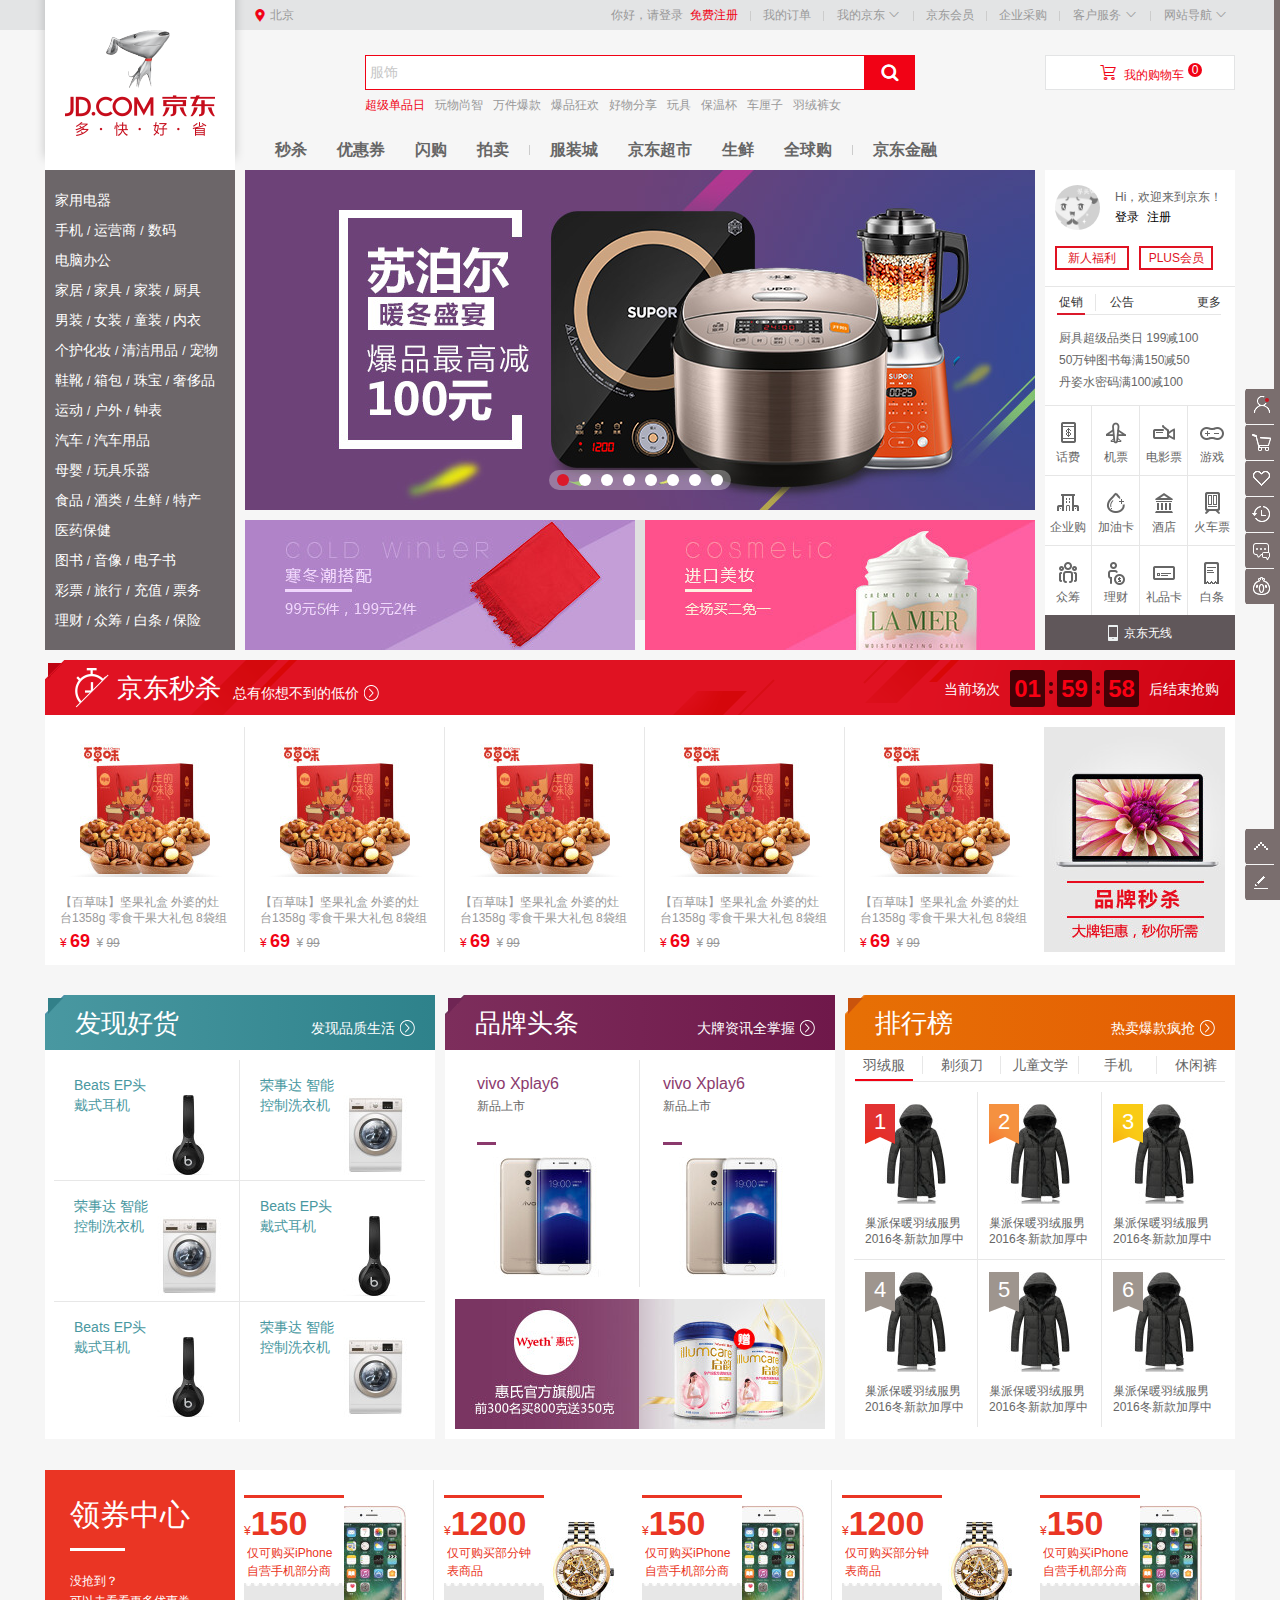
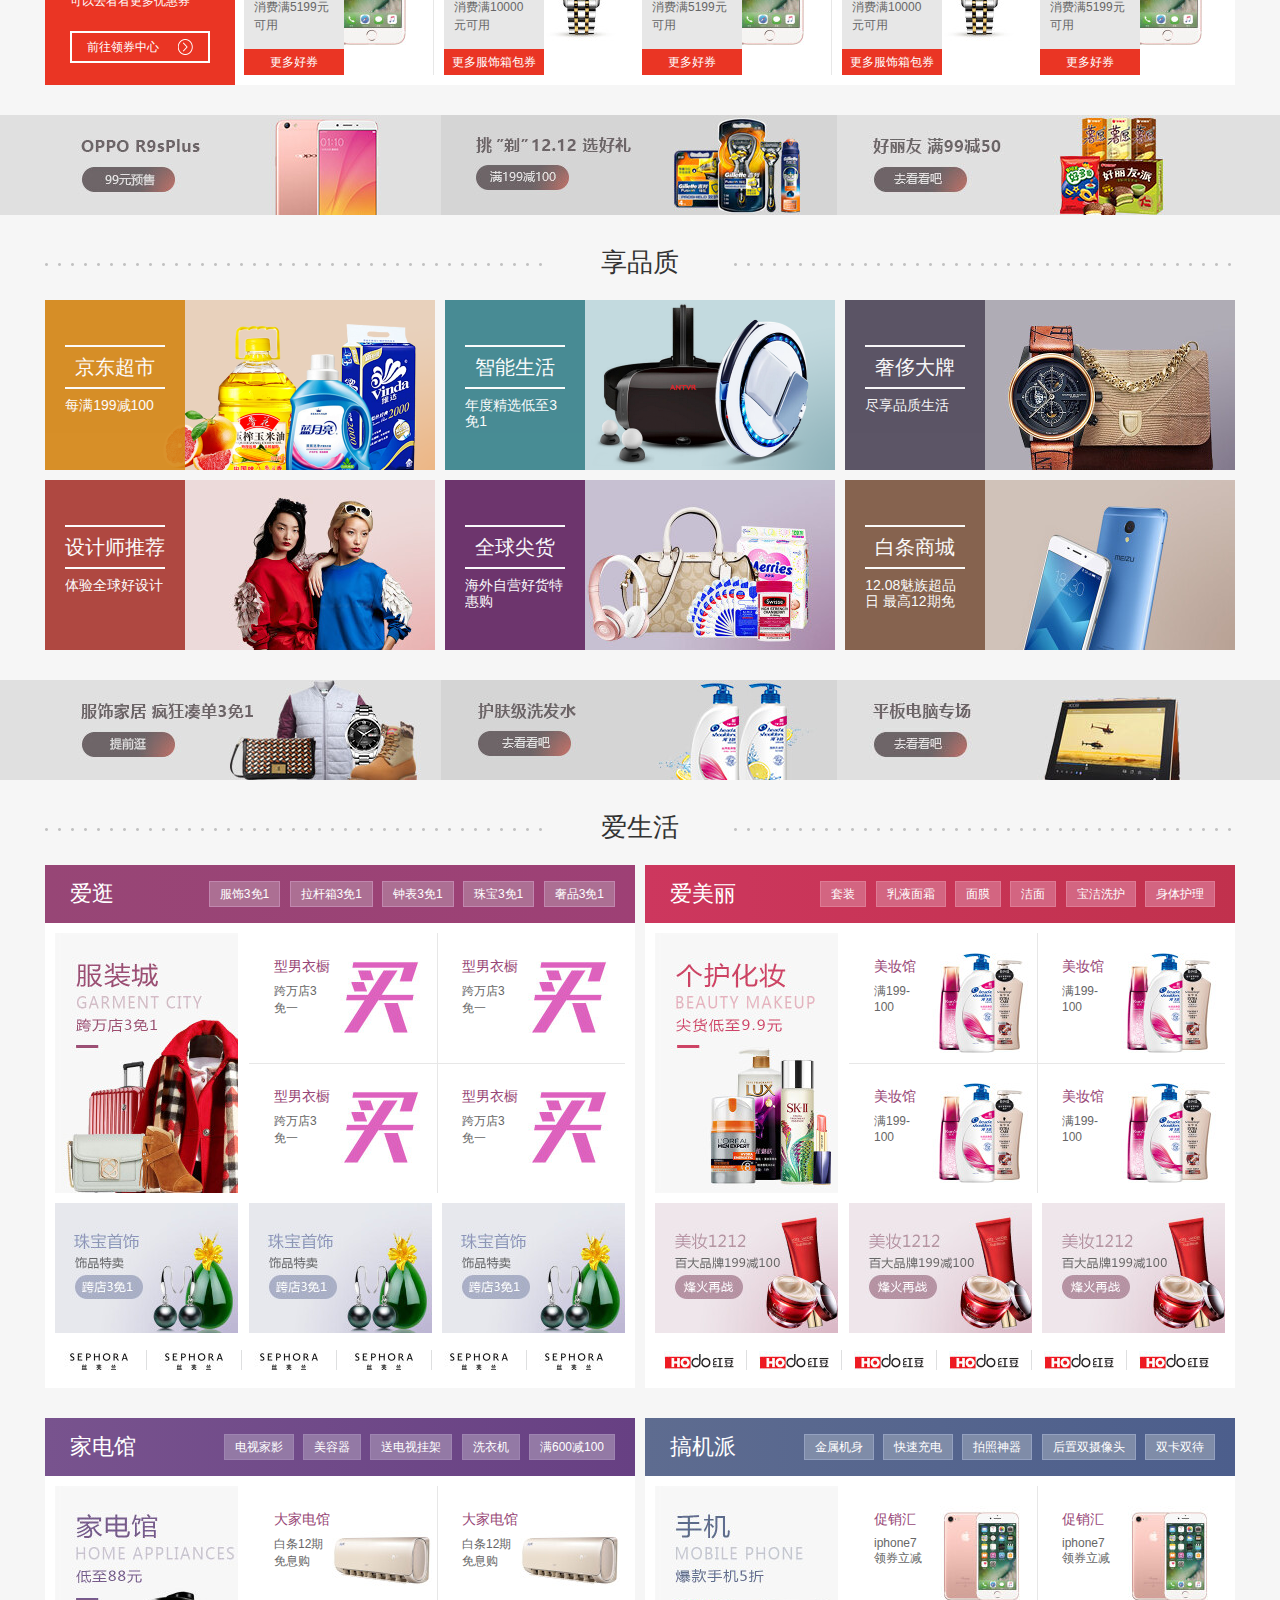
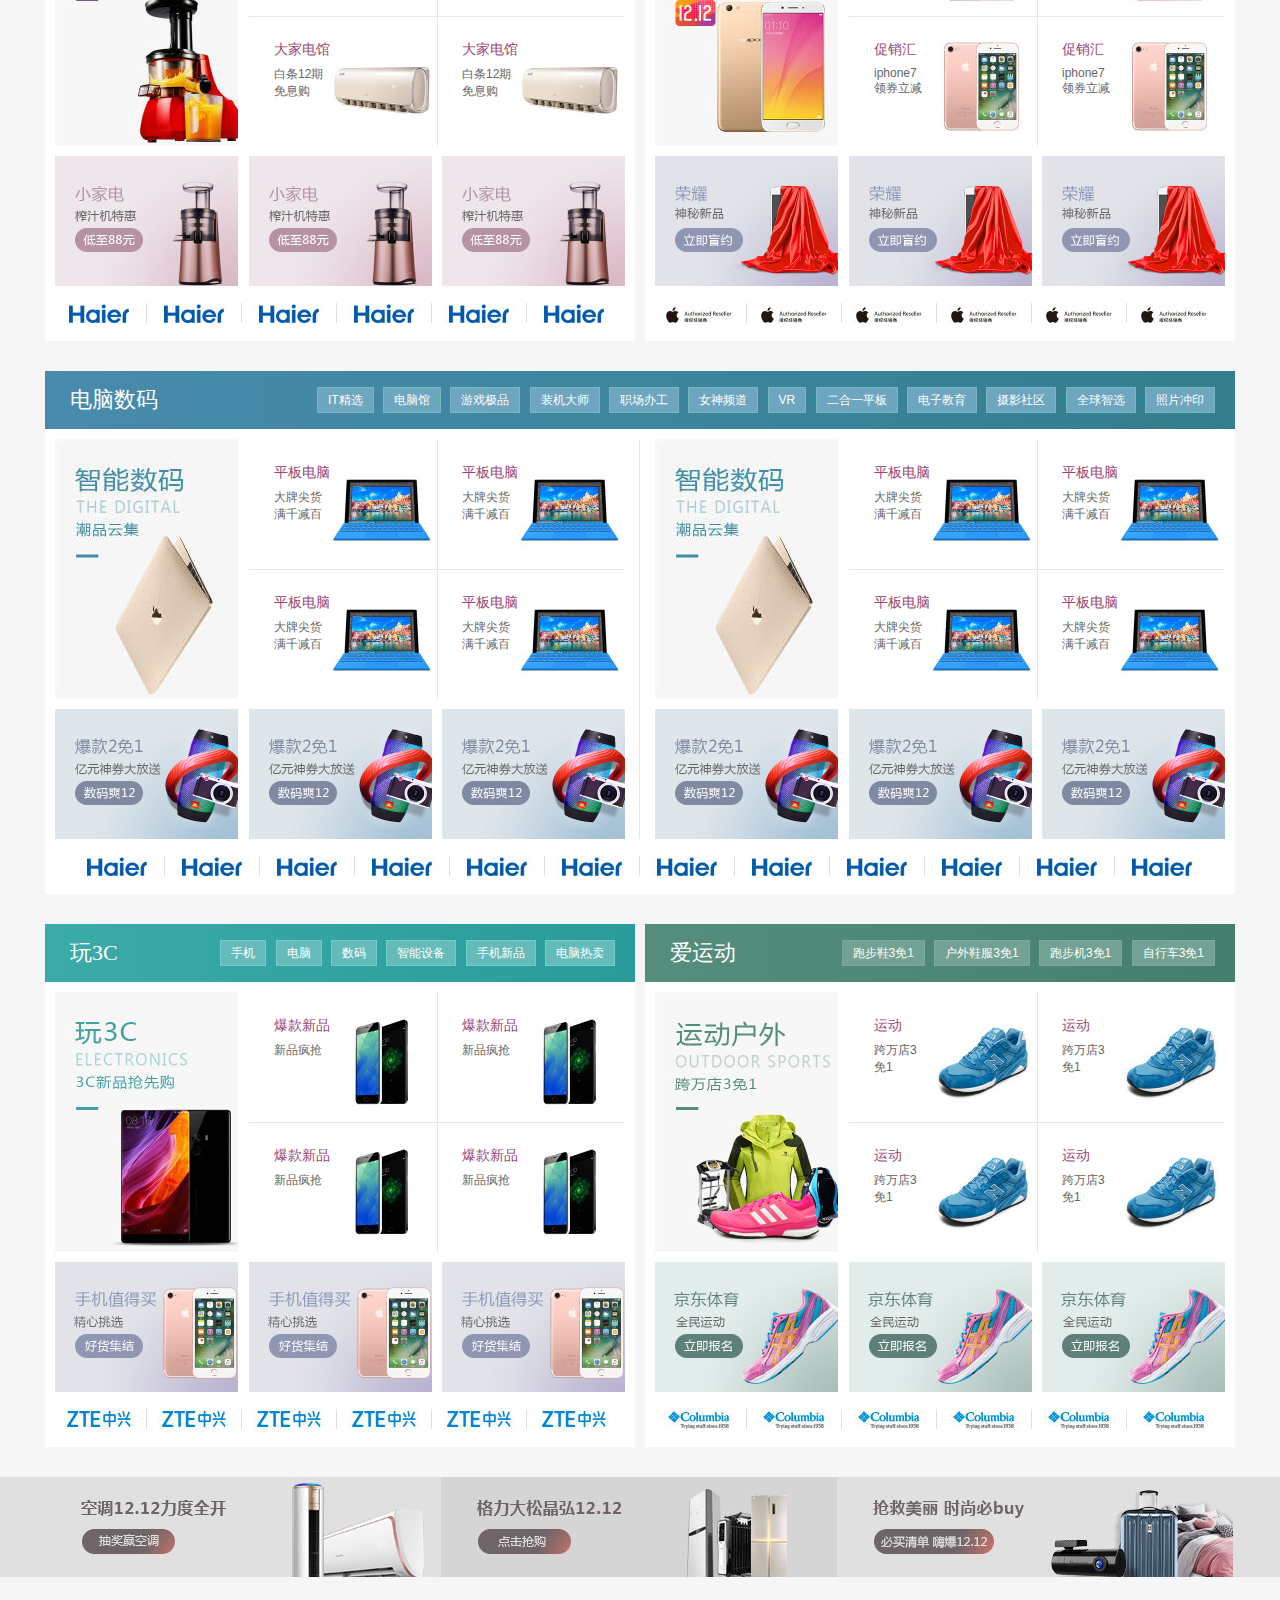
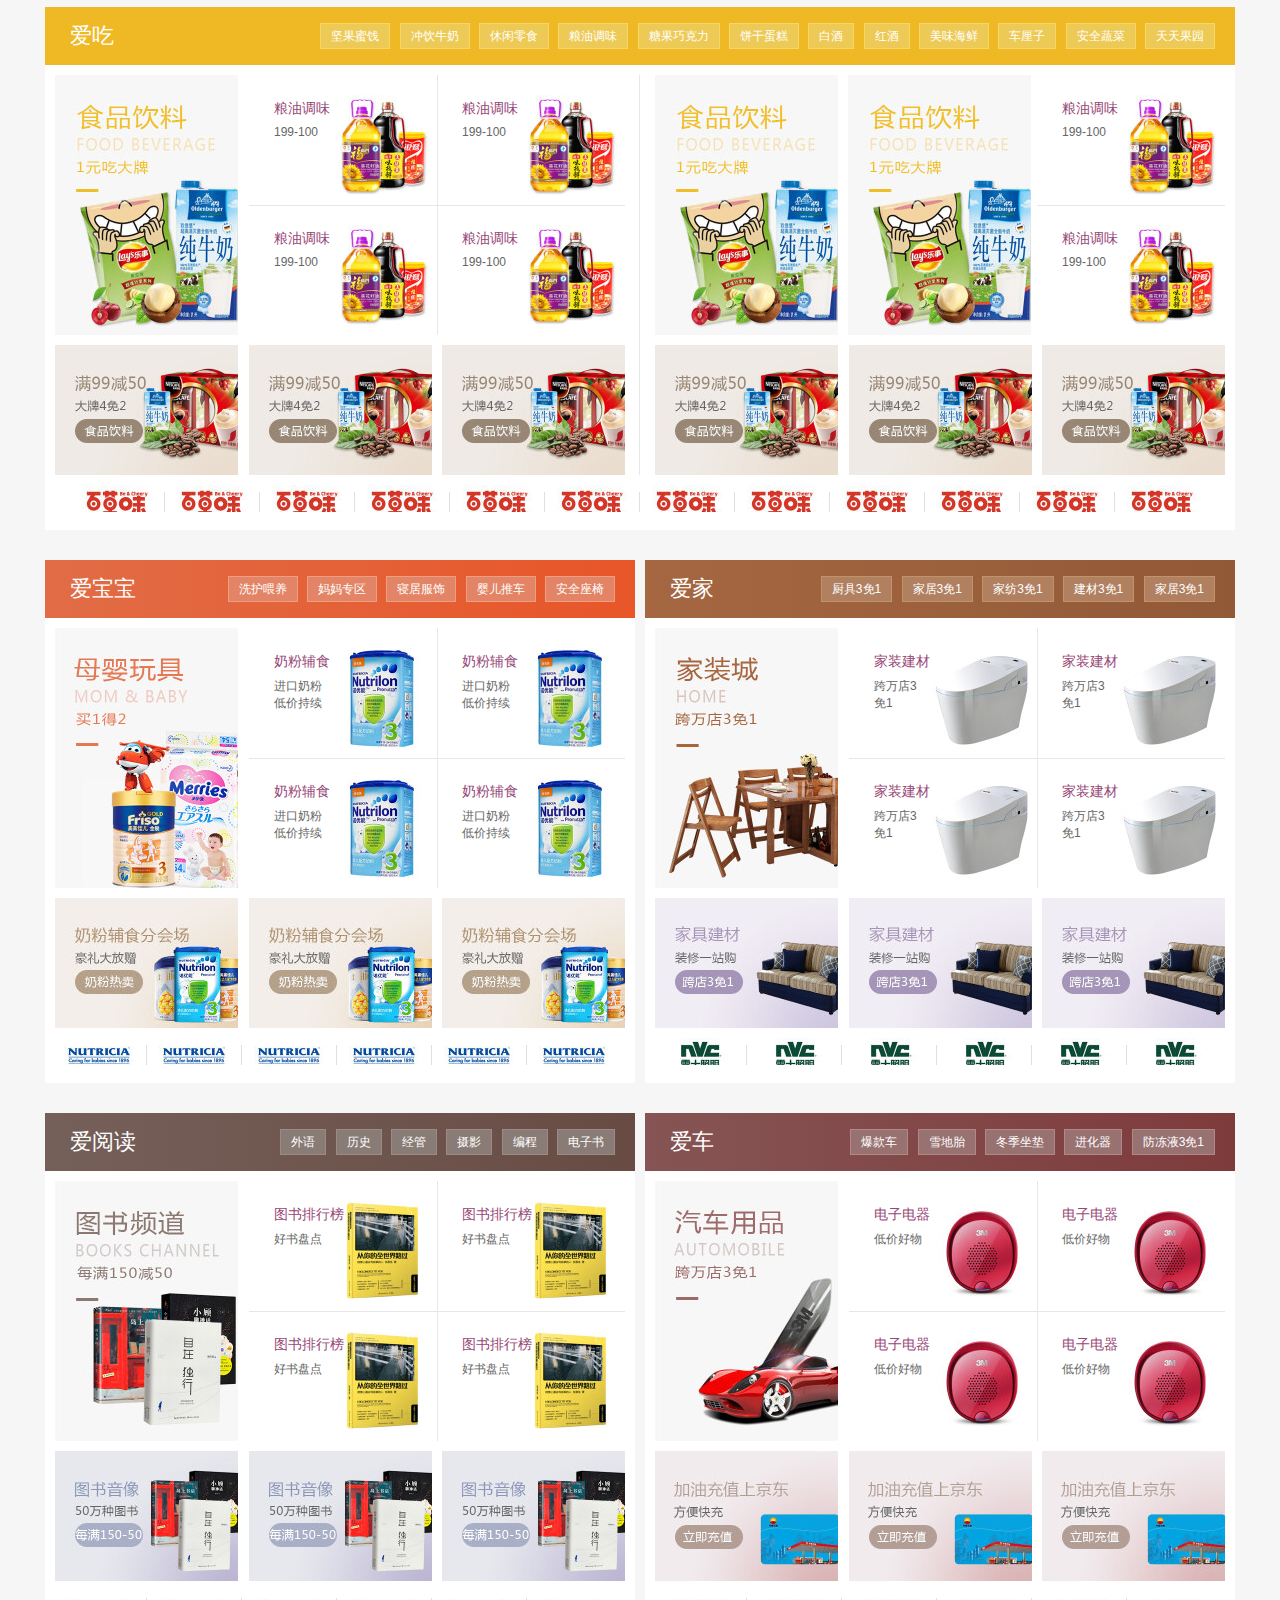
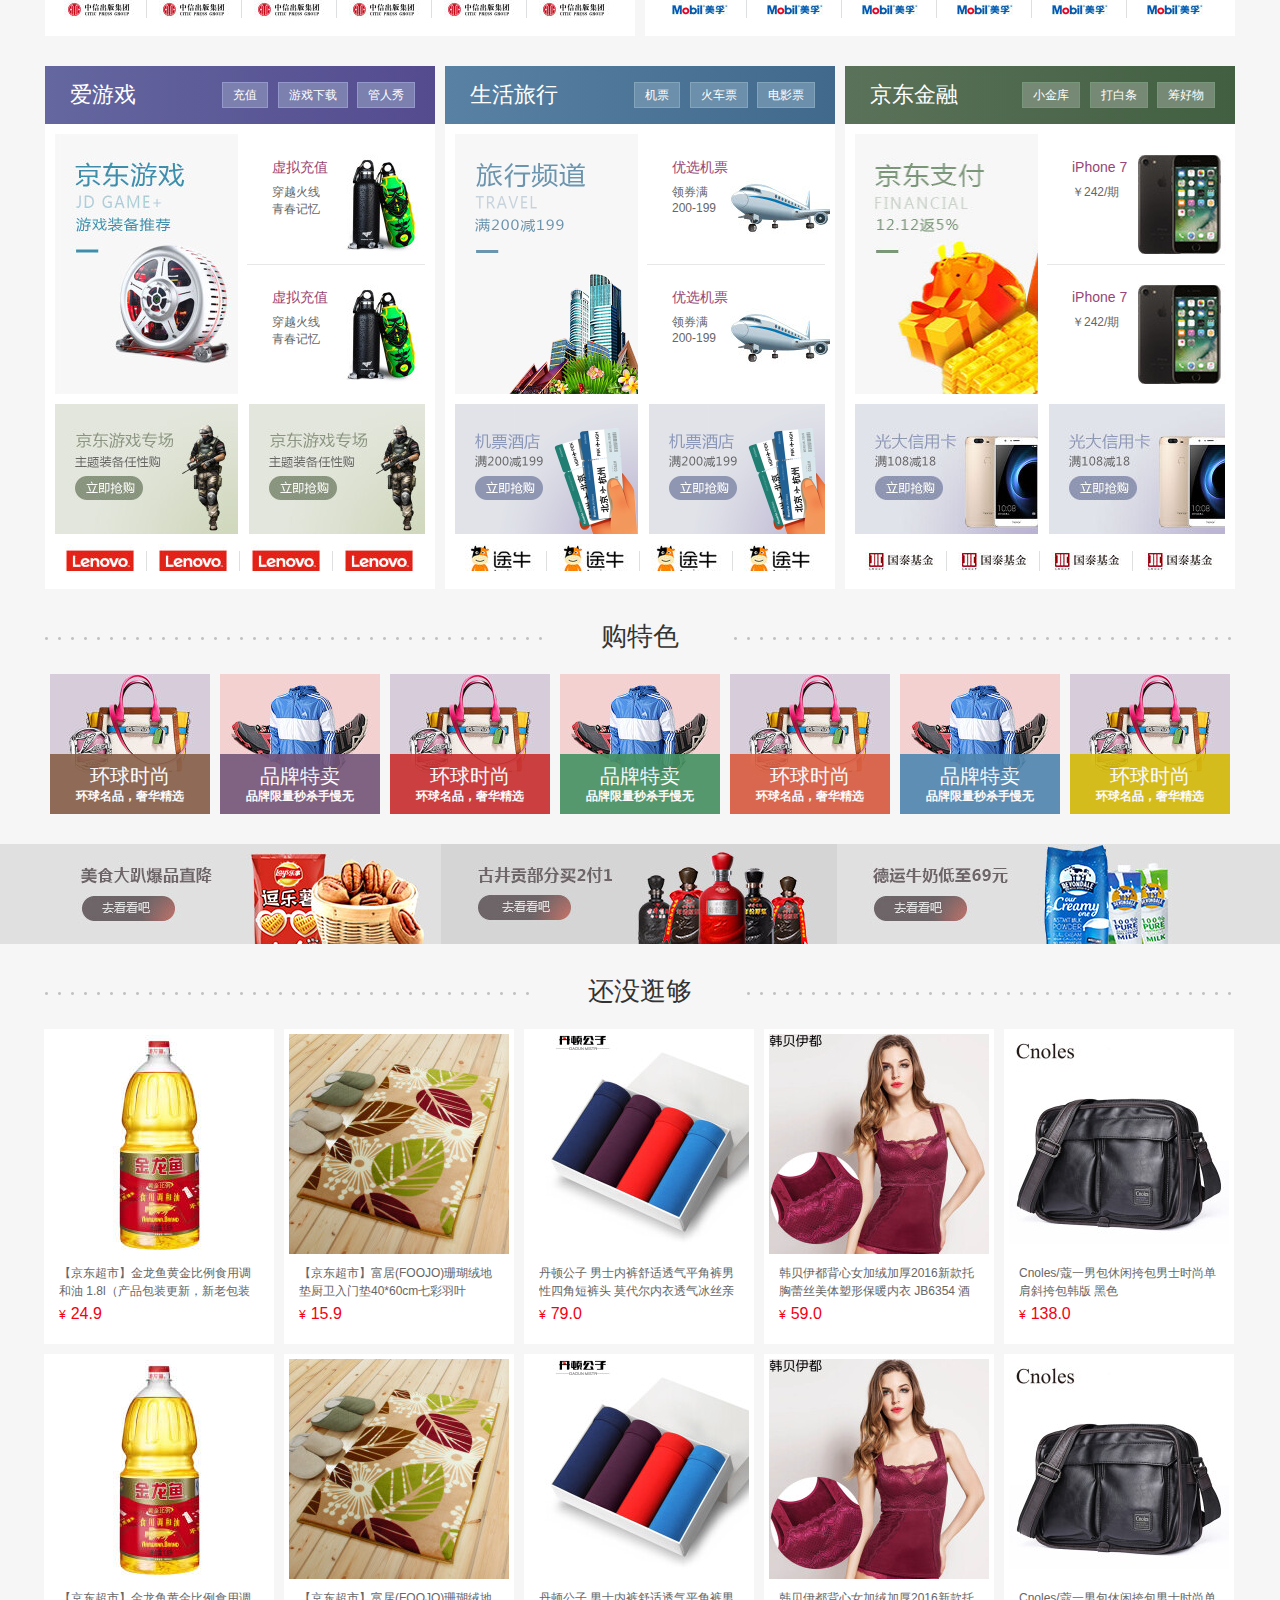
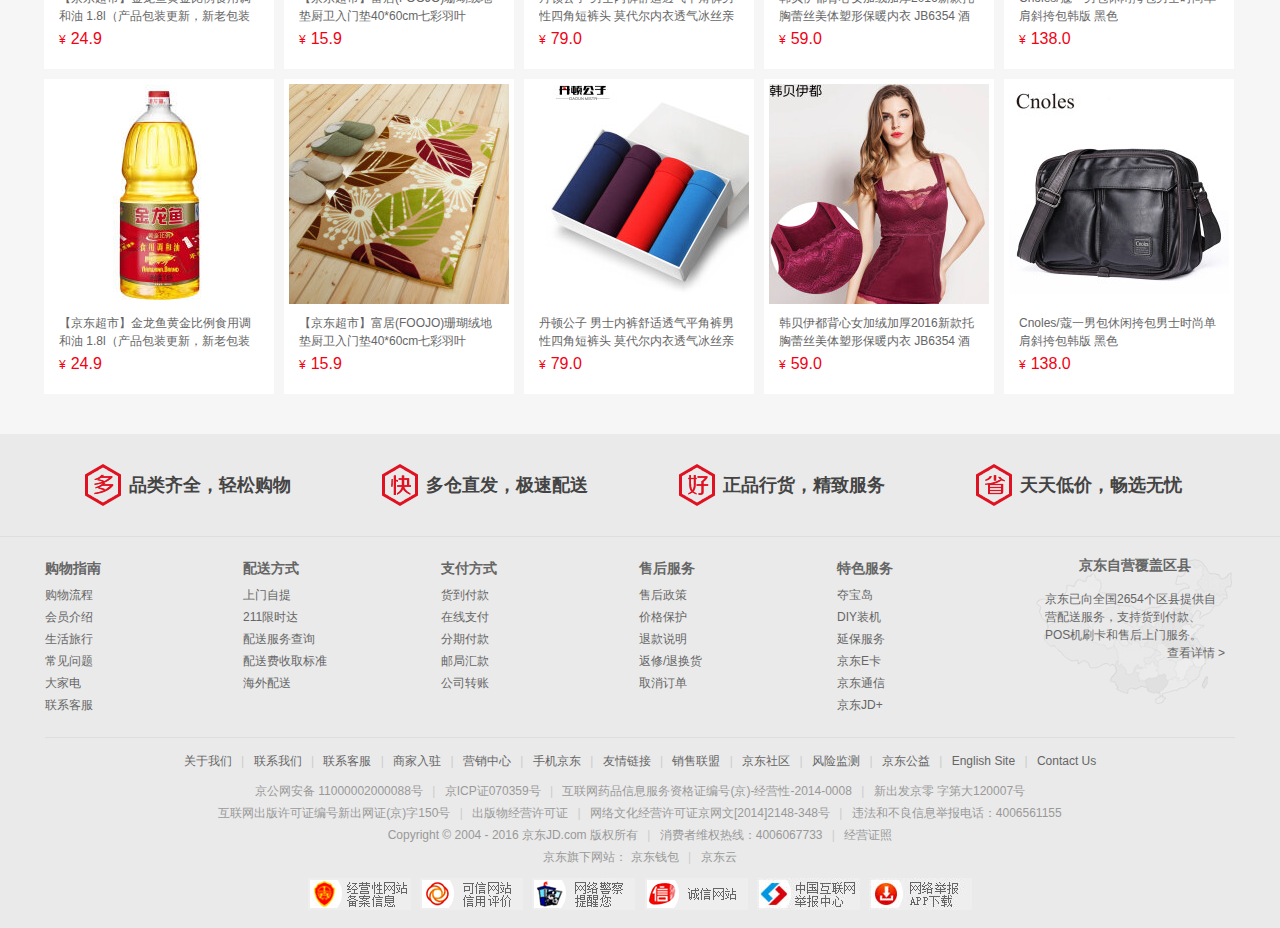
<file: index.html>
<!DOCTYPE html>
<html>
<head>
	<meta charset="utf-8" />
	<meta http-equiv="X-UA-Compatible" content="ie=edge"/>
	<title>京东商城</title>
	<link rel="stylesheet" type="text/css" href="css/reset.min.css"/>
	<link rel="stylesheet" type="text/css" href="css/index.css"/>
</head>
<body>
<!--[if lte IE 6]>
	<p class="browserupgrade">您的浏览器版本过低，请到 <a href="http://browsehappy.com/">这里</a> 更新，以获取最佳的体检</p>
<![endif]-->

<!-- 顶部导航 -->
<div class="shortcut clearfix">
	<div class="shortcut-w">
		<div class="location">
			<i class="iconfont">&#xe620;</i>
			<span class="province-selected">北京</span>
			<div class="province-clearline"></div>
			<div class="province">
				<ul>
					<li><a href="#" class="province-active">北京</a></li>
					<li><a href="#">上海</a></li>
					<li><a href="#">天津</a></li>
					<li><a href="#">重庆</a></li>
					<li><a href="#">河北</a></li>
					<li><a href="#">山西</a></li>
					<li><a href="#">河南</a></li>
					<li><a href="#">辽宁</a></li>
					<li><a href="#">吉林</a></li>
					<li><a href="#">黑龙江</a></li>
					<li><a href="#">内蒙古</a></li>
					<li><a href="#">江苏</a></li>
					<li><a href="#">山东</a></li>
					<li><a href="#">安徽</a></li>
					<li><a href="#">浙江</a></li>
					<li><a href="#">福建</a></li>
					<li><a href="#">湖北</a></li>
					<li><a href="#">湖南</a></li>
					<li><a href="#">广东</a></li>
					<li><a href="#">广西</a></li>
					<li><a href="#">江西</a></li>
					<li><a href="#">四川</a></li>
					<li><a href="#">海南</a></li>
					<li><a href="#">贵州</a></li>
					<li><a href="#">云南</a></li>
					<li><a href="#">西藏</a></li>
					<li><a href="#">陕西</a></li>
					<li><a href="#">甘肃</a></li>
					<li><a href="#">青海</a></li>
					<li><a href="#">宁夏</a></li>
					<li><a href="#">新疆</a></li>
					<li><a href="#">港澳</a></li>
					<li><a href="#">台湾</a></li>
					<li><a href="#">钓鱼岛</a></li>
					<li><a href="#">海外</a></li>
				</ul>
			</div>
		</div>
		<div class="info">
			<ul class="clearfix">
				<li>
					<a href="login.html">你好，请登录</a>
					<a href="register.html" class="style-red">免费注册</a>
				</li>
				<li class="spacer"></li>
				<li><a href="#">我的订单</a></li>
				<li class="spacer"></li>
				<li class="myjd">
					<a href="#">我的京东</a> <i class="iconfont">&#xe6ea;</i>
					<div class="myjd-clearline"></div>
					<div class="myjd-content">
						<div class="user-info clearfix">
							<div class="u-pic">
								<a href="#"><img src="img/no-img_mid_.jpg" width="60" height="60"/></a>
							</div>
							<div class="u-login">
								<a href="login.html">你好，请登录</a>
							</div>
							<div class="u-extra">
								<a href="#">优惠券</a>
								&nbsp;&nbsp;&nbsp;|&nbsp;&nbsp;&nbsp;
								<a href="#">消息</a>
							</div>
						</div>
						<div class="otherlist clearfix">
							<div class="list-left">
								<a href="#">待处理订单</a>
								<a href="#">我的问答</a>
								<a href="#">降价商品</a>
								<a href="#">返修退换货</a>
							</div>
							<div class="list-right">
								<a href="#">我的关注</a>
								<a href="#">我的京豆</a>
								<a href="#">我的理财</a>
								<a href="#">京东白条</a>
							</div>
						</div>
					</div>
				</li>
				<li class="spacer"></li>
				<li><a href="#">京东会员</a></li>
				<li class="spacer"></li>
				<li><a href="#">企业采购</a></li>
				<li class="spacer"></li>
				<li class="customer">
					<a href="#">客户服务</a> <i class="iconfont">&#xe6ea;</i>
					<div class="customer-clearline"></div>
					<div class="customer-content">
						<div class="item-client">客户</div>
						<div class="item"><a href="#">帮助中心</a></div>
						<div class="item"><a href="#">售后服务</a></div>
						<div class="item"><a href="#">在线客服</a></div>
						<div class="item"><a href="#">意见建议</a></div>
						<div class="item"><a href="#">电话客服</a></div>
						<div class="item"><a href="#">客服邮箱</a></div>
						<div class="item"><a href="#">金融咨询</a></div>
						<div class="item-business">商户</div>
						<div class="item"><a href="#">京东商学院</a></div>
						<div class="item"><a href="#">商家入驻</a></div>
					</div>
				</li>
				<li class="spacer"></li>
				<li class="webnav">
					<a href="#">网站导航</a> <i class="iconfont">&#xe6ea;</i>
					<div class="webnav-clearline"></div>
					<div class="webnav-content">
						<dl class="group1">
							<dt>特色主题</dt>
							<dd>
								<div class="item"><a href="#">品牌街</a></div>
								<div class="item"><a href="#">好物100</a></div>
								<div class="item"><a href="#">京东预售</a></div>
								<div class="item"><a href="#">尖er货</a></div>
								<div class="item"><a href="#">京东首发</a></div>
								<div class="item"><a href="#">今日团购</a></div>
								<div class="item"><a href="#">优惠券</a></div>
								<div class="item"><a href="#">闪购</a></div>
								<div class="item"><a href="#">京东会员</a></div>
								<div class="item"><a href="#">秒杀</a></div>
								<div class="item"><a href="#">定期送</a></div>
								<div class="item"><a href="#">装机大师</a></div>
								<div class="item"><a href="#">新奇特</a></div>
								<div class="item"><a href="#">京东试用</a></div>
								<div class="item"><a href="#">礼品购</a></div>
								<div class="item"><a href="#">智能馆</a></div>
								<div class="item"><a href="#">奇趣日报</a></div>
								<div class="item"><a href="#">大牌免息</a></div>
								<div class="item"><a href="#">北京老字号</a></div>
								<div class="item"><a href="#">买什么</a></div>
							</dd>
						</dl>
						<dl class="group2">
							<dt>行业频道</dt>
							<dd>
								<div class="item"><a href="#">服装城</a></div>
								<div class="item"><a href="#">家用电器</a></div>
								<div class="item"><a href="#">电脑办公</a></div>
								<div class="item"><a href="#">手机</a></div>
								<div class="item"><a href="#">美妆馆</a></div>
								<div class="item"><a href="#">食品</a></div>
								<div class="item"><a href="#">数码</a></div>
								<div class="item"><a href="#">母婴</a></div>
								<div class="item"><a href="#">家装城</a></div>
								<div class="item"><a href="#">运动户外</a></div>
								<div class="item"><a href="#">整车</a></div>
								<div class="item"><a href="#">图书</a></div>
								<div class="item"><a href="#">农资频道</a></div>
								<div class="item"><a href="#">京东智能</a></div>
								<div class="item"><a href="#">玩3C</a></div>
							</dd>
						</dl>
						<dl class="group2">
							<dt>生活服务</dt>
							<dd>
								<div class="item"><a href="#">京东众筹</a></div>
								<div class="item"><a href="#">白条</a></div>
								<div class="item"><a href="#">京东金融APP</a></div>
								<div class="item"><a href="#">京东小金库</a></div>
								<div class="item"><a href="#">理财</a></div>
								<div class="item"><a href="#">话费</a></div>
								<div class="item"><a href="#">旅行</a></div>
								<div class="item"><a href="#">彩票</a></div>
								<div class="item"><a href="#">游戏</a></div>
								<div class="item"><a href="#">机票酒店</a></div>
								<div class="item"><a href="#">电影票</a></div>
								<div class="item"><a href="#">水电煤</a></div>
								<div class="item"><a href="#">京东到家</a></div>
								<div class="item"><a href="#">京东微联</a></div>
								<div class="item"><a href="#">京东众测</a></div>
							</dd>
						</dl>
						<dl class="group2">
							<dt>更多精选</dt>
							<dd>
								<div class="item"><a href="#">京东社区</a></div>
								<div class="item"><a href="#">京东通信</a></div>
								<div class="item"><a href="#">在线读书</a></div>
								<div class="item"><a href="#">京东E卡</a></div>
								<div class="item"><a href="#">智能社区</a></div>
								<div class="item"><a href="#">游戏社区</a></div>
								<div class="item"><a href="#">京友邦</a></div>
								<div class="item"><a href="#">卖家入驻</a></div>
								<div class="item"><a href="#">企业采购</a></div>
								<div class="item"><a href="#">服务市场</a></div>
								<div class="item"><a href="#">乡村招募</a></div>
								<div class="item"><a href="#">校园加盟</a></div>
								<div class="item"><a href="#">办公生活馆</a></div>
								<div class="item"><a href="#">知识产权维护</a></div>
								<div class="item"><a href="#">English Site</a></div>
							</dd>
						</dl>
					</div>
				</li>
			</ul>
		</div>
	</div>
</div>

<!-- 搜索栏区域 -->
<div class="header">
	<div class="logo">
		<h1><a href="#">京东</a></h1>
	</div>
	<div class="search">
		<div class="form">
			<input type="text" class="text"  placeholder="服饰"/>
			<button class="button"><i class="iconfont">&#xe686;</i></button>
		</div>
	</div>
	<div class="shopping-cart">
		<div class="shopping-cart-header">
			<i class="iconfont">&#xe619;</i>
			<a href="#">我的购物车</a>
			<i class="ci-count">0</i>
			<div class="shopping-cart-clearline"></div>
			<div class="shopping-cart-content">
				<div class="nogoods">
					<b></b>购物车中没有商品，赶紧选购吧！
				</div>
			</div>
		</div>
	</div>
	<div class="hotwords">
		<a href="#" class="style-red">超级单品日</a>
		<a href="#">玩物尚智</a>
		<a href="#">万件爆款</a>
		<a href="#">爆品狂欢</a>
		<a href="#">好物分享</a>
		<a href="#">玩具</a>
		<a href="#">保温杯</a>
		<a href="#">车厘子</a>
		<a href="#">羽绒裤女</a>
	</div>
	<div class="navitems">
		<ul class="navitems-group">
			<li><a href="#">秒杀</a></li>
			<li><a href="#">优惠券</a></li>
			<li><a href="#">闪购</a></li>
			<li><a href="#">拍卖</a></li>
		</ul>
		<div class="spacer"></div>
		<ul class="navitems-group">
			<li><a href="#">服装城</a></li>
			<li><a href="#">京东超市</a></li>
			<li><a href="#">生鲜</a></li>
			<li><a href="#">全球购</a></li>
		</ul>
		<div class="spacer"></div>
		<ul class="navitems-group">
			<li><a href="#">京东金融</a></li>
		</ul>
	</div>
</div>

<!-- 导购区域 -->
<div class="shopping-guide clearfix">
	<div class="sg-left">
		<ul>
			<li>
				<a href="#">家用电器</a>
				<div class="sg-menu">
					<div class="sg-menu-left">
						<div class="menu-channel">
							<a href="#">家电城 <span>></span></a>
							<a href="#">品牌日 <span>></span></a>
							<a href="#">智能生活馆 <span>></span></a>
							<a href="#">京东净化馆 <span>></span></a>
							<a href="#">京东帮服务店 <span>></span></a>
							<a href="#">家电众筹馆 <span>></span></a>
						</div>
						<div class="menu-detail">
							<dl>
								<dt><a href="#">电视 <span>></span></a></dt>
								<dd class="no-bodertop">
									<a href="#">合资品牌</a>
									<a href="#">国产品牌</a>
									<a href="#">互联网品牌</a>
								</dd>
							</dl>
							<dl>
								<dt><a href="#">空调 <span>></span></a></dt>
								<dd>
									<a href="#">壁挂式空调</a>
									<a href="#">柜式空调</a>
									<a href="#">中央空调</a>
									<a href="#">空调配件</a>
								</dd>
							</dl>
							<dl>
								<dt><a href="#">洗衣机 <span>></span></a></dt>
								<dd>
									<a href="#">滚筒式洗衣机</a>
									<a href="#">洗烘一体机</a>
									<a href="#">波轮洗衣机</a>
									<a href="#">迷你洗衣机</a>
									<a href="#">洗衣机配件</a>
								</dd>
							</dl>
							<dl>
								<dt><a href="#">冰箱 <span>></span></a></dt>
								<dd>
									<a href="#">多门</a>
									<a href="#">对开门</a>
									<a href="#">三门</a>
									<a href="#">双门</a>
									<a href="#">冷柜/冰吧</a>
									<a href="#">酒柜</a>
									<a href="#">冰箱配件</a>
								</dd>
							</dl>
							<dl>
								<dt><a href="#">厨卫大电 <span>></span></a></dt>
								<dd>
									<a href="#">油烟机</a>
									<a href="#">燃气灶</a>
									<a href="#">烟灶套装</a>
									<a href="#">消毒柜</a>
									<a href="#">洗碗机</a>
									<a href="#">电热水器</a>
									<a href="#">燃气热水器</a>
									<a href="#">嵌入式厨电</a>
								</dd>
							</dl>
							<dl>
								<dt><a href="#">厨房小电 <span>></span></a></dt>
								<dd>
									<a href="#">电饭煲</a>
									<a href="#">微波炉</a>
									<a href="#">电烤箱</a>
									<a href="#">电磁炉</a>
									<a href="#">电压力锅</a>
									<a href="#">豆浆机</a>
									<a href="#">咖啡机</a>
									<a href="#">面包机</a>
									<a href="#">榨汁机</a>
									<a href="#">料理机</a>
									<a href="#">电饼铛</a>
									<a href="#">养生壶/煎药壶</a>
									<a href="#">酸奶机</a>
									<a href="#">煮蛋器</a>
									<a href="#">电水壶/热水瓶</a>
									<a href="#">电炖锅</a>
									<a href="#">多用途锅</a>
									<a href="#">电烧烤炉</a>
									<a href="#">电热饭盒</a>
									<a href="#">其他厨房电器</a>
								</dd>
							</dl>
							<dl>
								<dt><a href="#">生活电器 <span>></span></a></dt>
								<dd>
									<a href="#">取暖电器</a>
									<a href="#">吸尘器</a>
									<a href="#">净化器</a>
									<a href="#">扫地机器</a>
									<a href="#">加湿器</a>
									<a href="#">挂熨机/熨斗</a>
									<a href="#">电风扇</a>
									<a href="#">冷风机</a>
									<a href="#">插座</a>
									<a href="#">电话机</a>
									<a href="#">饮水机</a>
									<a href="#">净水器</a>
									<a href="#">除湿器</a>
									<a href="#">干衣机</a>
									<a href="#">清洁机</a>
									<a href="#">收录/音机</a>
									<a href="#">其他生活电器</a>
									<a href="#">生活电器配件</a>
								</dd>
							</dl>
							<dl>
								<dt><a href="#">个护健康 <span>></span></a></dt>
								<dd>
									<a href="#">剃须刀</a>
									<a href="#">口腔护理</a>
									<a href="#">电吹风</a>
									<a href="#">美容器</a>
									<a href="#">卷/直发器</a>
									<a href="#">理发器</a>
									<a href="#">剃/脱毛器</a>
									<a href="#">足浴盆</a>
									<a href="#">健康秤/厨房秤</a>
									<a href="#">按摩器</a>
									<a href="#">按摩椅</a>
									<a href="#">计步器/脂肪检测仪</a>
									<a href="#">其他健康电器</a>
								</dd>
							</dl>
							<dl>
								<dt><a href="#">家庭影音 <span>></span></a></dt>
								<dd>
									<a href="#">迷你音响</a>
									<a href="#">DVD</a>
									<a href="#">电视影音配件</a>
								</dd>
							</dl>
							<dl>
								<dt><a href="#">进口电器 <span>></span></a></dt>
								<dd>
									<a href="#">进口电器</a>
								</dd>
							</dl>
						</div>
					</div>
					<div class="sg-menu-right">
						<div class="hot-brand clearfix">
							<a href="#"><img src="img/midea-s.jpg" alt="美的" width="83" width="35"/></a>
							<a href="#"><img src="img/haier-s.jpg" alt="海尔" width="83" width="35"/></a>
							<a href="#"><img src="img/haier-s.jpg" alt="海尔" width="83" width="35"/></a>
							<a href="#"><img src="img/midea-s.jpg" alt="美的" width="83" width="35"/></a>
							<a href="#"><img src="img/midea-s.jpg" alt="美的" width="83" width="35"/></a>
							<a href="#"><img src="img/haier-s.jpg" alt="海尔" width="83" width="35"/></a>
							<a href="#"><img src="img/haier-s.jpg" alt="海尔" width="83" width="35"/></a>
							<a href="#"><img src="img/midea-s.jpg" alt="美的" width="83" width="35"/></a>
						</div>
						<div class="hot-active">
							<a href="#"><img src="img/jieneng.jpg" alt="节能活动" width="168" height="134"/></a>
							<a href="#"><img src="img/baopinqianggou.jpg" alt="爆品抢购" width="168" height="134"/></a>
						</div>
					</div>
				</div>
			</li>
			<li>
				<a href="#">手机</a><span class="menu-line">/</span><a href="#">运营商</a><span class="menu-line">/</span><a href="#">数码</a>
				<div class="sg-menu">
					<div class="sg-menu-left">
						<div class="menu-channel">
							<a href="#">玩3C <span>></span></a>
							<a href="#">手机频道 <span>></span></a>
							<a href="#">网上营业厅 <span>></span></a>
							<a href="#">配件城 <span>></span></a>
							<a href="#">影像Club <span>></span></a>
							<a href="#">以旧换新 <span>></span></a>
						</div>
						<div class="menu-detail">
							<dl>
								<dt><a href="#">手机通讯 <span>></span></a></dt>
								<dd class="no-bodertop">
									<a href="#">手机</a>
									<a href="#">对讲机</a>
									<a href="#">以旧换新</a>
									<a href="#">手机维修</a>
								</dd>
							</dl>
							<dl>
								<dt><a href="#">运营商 <span>></span></a></dt>
								<dd>
									<a href="#">充话费/流量</a>
									<a href="#">170选号</a>
									<a href="#">合约机</a>
									<a href="#">办套餐</a>
									<a href="#">选号码</a>
									<a href="#">固话宽带</a>
									<a href="#">京东通信</a>
									<a href="#">中国移动</a>
									<a href="#">中国联通</a>
									<a href="#">中国电信</a>
								</dd>
							</dl>
							<dl>
								<dt><a href="#">手机配件 <span>></span></a></dt>
								<dd>
									<a href="#">手机壳</a>
									<a href="#">贴膜</a>
									<a href="#">手机存储卡</a>
									<a href="#">数据线</a>
									<a href="#">充电器</a>
									<a href="#">手机耳机</a>
									<a href="#">创意配件</a>
									<a href="#">手机饰品</a>
									<a href="#">手机电池</a>
									<a href="#">苹果周边</a>
									<a href="#">移动电源</a>
									<a href="#">蓝牙耳机</a>
									<a href="#">手机支架</a>
									<a href="#">车载配件</a>
									<a href="#">拍照配件</a>
								</dd>
							</dl>
							<dl>
								<dt><a href="#">摄影摄像 <span>></span></a></dt>
								<dd>
									<a href="#">数码相机</a>
									<a href="#">单电/微单相机</a>
									<a href="#">单反相机</a>
									<a href="#">拍立得</a>
									<a href="#">运动相机</a>
									<a href="#">摄像机</a>
									<a href="#">镜头</a>
									<a href="#">户外器材</a>
									<a href="#">影棚器材</a>
									<a href="#">冲印服务</a>
									<a href="#">数码相框</a>
								</dd>
							</dl>
							<dl>
								<dt><a href="#">数码配件 <span>></span></a></dt>
								<dd>
									<a href="#">存储卡</a>
									<a href="#">三脚架/云台</a>
									<a href="#">相机包</a>
									<a href="#">滤镜</a>
									<a href="#">闪光灯/手柄</a>
									<a href="#">相机清洁/贴膜</a>
									<a href="#">机身附件</a>
									<a href="#">镜头附件</a>
									<a href="#">读卡器</a>
									<a href="#">支架</a>
									<a href="#">电池/充电器</a>
								</dd>
							</dl>
							<dl>
								<dt><a href="#">语音娱乐 <span>></span></a></dt>
								<dd>
									<a href="#">耳机/耳麦</a>
									<a href="#">音箱/音响</a>
									<a href="#">便携/无线音箱</a>
									<a href="#">收音机</a>
									<a href="#">麦克风</a>
									<a href="#">MP3/MP4</a>
									<a href="#">专业音频</a>
								</dd>
							</dl>
							<dl>
								<dt><a href="#">智能设备 <span>></span></a></dt>
								<dd>
									<a href="#">智能手环</a>
									<a href="#">智能手表</a>
									<a href="#">智能眼镜</a>
									<a href="#">智能机器人</a>
									<a href="#">运动跟踪器</a>
									<a href="#">健康监测</a>
									<a href="#">智能配饰</a>
									<a href="#">智能家居</a>
									<a href="#">体感车</a>
									<a href="#">无人机</a>
									<a href="#">其他配件</a>
								</dd>
							</dl>
							<dl>
								<dt><a href="#">电子教育 <span>></span></a></dt>
								<dd>
									<a href="#">学生平板</a>
									<a href="#">点读机/笔</a>
									<a href="#">早教益智</a>
									<a href="#">录音笔</a>
									<a href="#">电纸书</a>
									<a href="#">电子词典</a>
									<a href="#">复读机</a>
								</dd>
							</dl>
						</div>
					</div>
					<div class="sg-menu-right">
						<div class="hot-brand clearfix">
							<a href="#"><img src="img/huawei-s.jpg" alt="华为" width="83" width="35"/></a>
							<a href="#"><img src="img/xiaomi-s.jpg" alt="小米" width="83" width="35"/></a>
							<a href="#"><img src="img/xiaomi-s.jpg" alt="小米" width="83" width="35"/></a>
							<a href="#"><img src="img/huawei-s.jpg" alt="华为" width="83" width="35"/></a>
							<a href="#"><img src="img/huawei-s.jpg" alt="华为" width="83" width="35"/></a>
							<a href="#"><img src="img/xiaomi-s.jpg" alt="小米" width="83" width="35"/></a>
							<a href="#"><img src="img/xiaomi-s.jpg" alt="小米" width="83" width="35"/></a>
							<a href="#"><img src="img/huawei-s.jpg" alt="华为" width="83" width="35"/></a>
						</div>
						<div class="hot-active">
							<a href="#"><img src="img/shoujibaokuan.jpg" alt="手机爆款" width="168" height="134"/></a>
							<a href="#"><img src="img/zhinengshuma.png" alt="智能数码" width="168" height="134"/></a>
						</div>
					</div>
				</div>
			</li>
			<li>
				<a href="#">电脑办公</a>
				<div class="sg-menu">
					<div class="sg-menu-left">
						<div class="menu-channel">
							<a href="#">家电城 <span>></span></a>
							<a href="#">品牌日 <span>></span></a>
							<a href="#">智能生活馆 <span>></span></a>
							<a href="#">京东净化馆 <span>></span></a>
							<a href="#">京东帮服务店 <span>></span></a>
							<a href="#">家电众筹馆 <span>></span></a>
						</div>
						<div class="menu-detail">
							<dl>
								<dt><a href="#">电视 <span>></span></a></dt>
								<dd class="no-bodertop">
									<a href="#">合资品牌</a>
									<a href="#">国产品牌</a>
									<a href="#">互联网品牌</a>
								</dd>
							</dl>
							<dl>
								<dt><a href="#">空调 <span>></span></a></dt>
								<dd>
									<a href="#">壁挂式空调</a>
									<a href="#">柜式空调</a>
									<a href="#">中央空调</a>
									<a href="#">空调配件</a>
								</dd>
							</dl>
							<dl>
								<dt><a href="#">洗衣机 <span>></span></a></dt>
								<dd>
									<a href="#">滚筒式洗衣机</a>
									<a href="#">洗烘一体机</a>
									<a href="#">波轮洗衣机</a>
									<a href="#">迷你洗衣机</a>
									<a href="#">洗衣机配件</a>
								</dd>
							</dl>
							<dl>
								<dt><a href="#">冰箱 <span>></span></a></dt>
								<dd>
									<a href="#">多门</a>
									<a href="#">对开门</a>
									<a href="#">三门</a>
									<a href="#">双门</a>
									<a href="#">冷柜/冰吧</a>
									<a href="#">酒柜</a>
									<a href="#">冰箱配件</a>
								</dd>
							</dl>
							<dl>
								<dt><a href="#">厨卫大电 <span>></span></a></dt>
								<dd>
									<a href="#">油烟机</a>
									<a href="#">燃气灶</a>
									<a href="#">烟灶套装</a>
									<a href="#">消毒柜</a>
									<a href="#">洗碗机</a>
									<a href="#">电热水器</a>
									<a href="#">燃气热水器</a>
									<a href="#">嵌入式厨电</a>
								</dd>
							</dl>
							<dl>
								<dt><a href="#">厨房小电 <span>></span></a></dt>
								<dd>
									<a href="#">电饭煲</a>
									<a href="#">微波炉</a>
									<a href="#">电烤箱</a>
									<a href="#">电磁炉</a>
									<a href="#">电压力锅</a>
									<a href="#">豆浆机</a>
									<a href="#">咖啡机</a>
									<a href="#">面包机</a>
									<a href="#">榨汁机</a>
									<a href="#">料理机</a>
									<a href="#">电饼铛</a>
									<a href="#">养生壶/煎药壶</a>
									<a href="#">酸奶机</a>
									<a href="#">煮蛋器</a>
									<a href="#">电水壶/热水瓶</a>
									<a href="#">电炖锅</a>
									<a href="#">多用途锅</a>
									<a href="#">电烧烤炉</a>
									<a href="#">电热饭盒</a>
									<a href="#">其他厨房电器</a>
								</dd>
							</dl>
							<dl>
								<dt><a href="#">生活电器 <span>></span></a></dt>
								<dd>
									<a href="#">取暖电器</a>
									<a href="#">吸尘器</a>
									<a href="#">净化器</a>
									<a href="#">扫地机器</a>
									<a href="#">加湿器</a>
									<a href="#">挂熨机/熨斗</a>
									<a href="#">电风扇</a>
									<a href="#">冷风机</a>
									<a href="#">插座</a>
									<a href="#">电话机</a>
									<a href="#">饮水机</a>
									<a href="#">净水器</a>
									<a href="#">除湿器</a>
									<a href="#">干衣机</a>
									<a href="#">清洁机</a>
									<a href="#">收录/音机</a>
									<a href="#">其他生活电器</a>
									<a href="#">生活电器配件</a>
								</dd>
							</dl>
							<dl>
								<dt><a href="#">个护健康 <span>></span></a></dt>
								<dd>
									<a href="#">剃须刀</a>
									<a href="#">口腔护理</a>
									<a href="#">电吹风</a>
									<a href="#">美容器</a>
									<a href="#">卷/直发器</a>
									<a href="#">理发器</a>
									<a href="#">剃/脱毛器</a>
									<a href="#">足浴盆</a>
									<a href="#">健康秤/厨房秤</a>
									<a href="#">按摩器</a>
									<a href="#">按摩椅</a>
									<a href="#">计步器/脂肪检测仪</a>
									<a href="#">其他健康电器</a>
								</dd>
							</dl>
							<dl>
								<dt><a href="#">家庭影音 <span>></span></a></dt>
								<dd>
									<a href="#">迷你音响</a>
									<a href="#">DVD</a>
									<a href="#">电视影音配件</a>
								</dd>
							</dl>
							<dl>
								<dt><a href="#">进口电器 <span>></span></a></dt>
								<dd>
									<a href="#">进口电器</a>
								</dd>
							</dl>
						</div>
					</div>
					<div class="sg-menu-right">
						<div class="hot-brand clearfix">
							<a href="#"><img src="img/midea-s.jpg" alt="美的" width="83" width="35"/></a>
							<a href="#"><img src="img/haier-s.jpg" alt="海尔" width="83" width="35"/></a>
							<a href="#"><img src="img/haier-s.jpg" alt="海尔" width="83" width="35"/></a>
							<a href="#"><img src="img/midea-s.jpg" alt="美的" width="83" width="35"/></a>
							<a href="#"><img src="img/midea-s.jpg" alt="美的" width="83" width="35"/></a>
							<a href="#"><img src="img/haier-s.jpg" alt="海尔" width="83" width="35"/></a>
							<a href="#"><img src="img/haier-s.jpg" alt="海尔" width="83" width="35"/></a>
							<a href="#"><img src="img/midea-s.jpg" alt="美的" width="83" width="35"/></a>
						</div>
						<div class="hot-active">
							<a href="#"><img src="img/jieneng.jpg" alt="节能活动" width="168" height="134"/></a>
							<a href="#"><img src="img/baopinqianggou.jpg" alt="爆品抢购" width="168" height="134"/></a>
						</div>
					</div>
				</div>
			</li>
			<li>
				<a href="#">家居</a><span class="menu-line">/</span><a href="#">家具</a><span class="menu-line">/</span><a href="#">家装</a><span class="menu-line">/</span><a href="#">厨具</a>
				<div class="sg-menu">
					<div class="sg-menu-left">
						<div class="menu-channel">
							<a href="#">玩3C <span>></span></a>
							<a href="#">手机频道 <span>></span></a>
							<a href="#">网上营业厅 <span>></span></a>
							<a href="#">配件城 <span>></span></a>
							<a href="#">影像Club <span>></span></a>
							<a href="#">以旧换新 <span>></span></a>
						</div>
						<div class="menu-detail">
							<dl>
								<dt><a href="#">手机通讯 <span>></span></a></dt>
								<dd class="no-bodertop">
									<a href="#">手机</a>
									<a href="#">对讲机</a>
									<a href="#">以旧换新</a>
									<a href="#">手机维修</a>
								</dd>
							</dl>
							<dl>
								<dt><a href="#">运营商 <span>></span></a></dt>
								<dd>
									<a href="#">充话费/流量</a>
									<a href="#">170选号</a>
									<a href="#">合约机</a>
									<a href="#">办套餐</a>
									<a href="#">选号码</a>
									<a href="#">固话宽带</a>
									<a href="#">京东通信</a>
									<a href="#">中国移动</a>
									<a href="#">中国联通</a>
									<a href="#">中国电信</a>
								</dd>
							</dl>
							<dl>
								<dt><a href="#">手机配件 <span>></span></a></dt>
								<dd>
									<a href="#">手机壳</a>
									<a href="#">贴膜</a>
									<a href="#">手机存储卡</a>
									<a href="#">数据线</a>
									<a href="#">充电器</a>
									<a href="#">手机耳机</a>
									<a href="#">创意配件</a>
									<a href="#">手机饰品</a>
									<a href="#">手机电池</a>
									<a href="#">苹果周边</a>
									<a href="#">移动电源</a>
									<a href="#">蓝牙耳机</a>
									<a href="#">手机支架</a>
									<a href="#">车载配件</a>
									<a href="#">拍照配件</a>
								</dd>
							</dl>
							<dl>
								<dt><a href="#">摄影摄像 <span>></span></a></dt>
								<dd>
									<a href="#">数码相机</a>
									<a href="#">单电/微单相机</a>
									<a href="#">单反相机</a>
									<a href="#">拍立得</a>
									<a href="#">运动相机</a>
									<a href="#">摄像机</a>
									<a href="#">镜头</a>
									<a href="#">户外器材</a>
									<a href="#">影棚器材</a>
									<a href="#">冲印服务</a>
									<a href="#">数码相框</a>
								</dd>
							</dl>
							<dl>
								<dt><a href="#">数码配件 <span>></span></a></dt>
								<dd>
									<a href="#">存储卡</a>
									<a href="#">三脚架/云台</a>
									<a href="#">相机包</a>
									<a href="#">滤镜</a>
									<a href="#">闪光灯/手柄</a>
									<a href="#">相机清洁/贴膜</a>
									<a href="#">机身附件</a>
									<a href="#">镜头附件</a>
									<a href="#">读卡器</a>
									<a href="#">支架</a>
									<a href="#">电池/充电器</a>
								</dd>
							</dl>
							<dl>
								<dt><a href="#">语音娱乐 <span>></span></a></dt>
								<dd>
									<a href="#">耳机/耳麦</a>
									<a href="#">音箱/音响</a>
									<a href="#">便携/无线音箱</a>
									<a href="#">收音机</a>
									<a href="#">麦克风</a>
									<a href="#">MP3/MP4</a>
									<a href="#">专业音频</a>
								</dd>
							</dl>
							<dl>
								<dt><a href="#">智能设备 <span>></span></a></dt>
								<dd>
									<a href="#">智能手环</a>
									<a href="#">智能手表</a>
									<a href="#">智能眼镜</a>
									<a href="#">智能机器人</a>
									<a href="#">运动跟踪器</a>
									<a href="#">健康监测</a>
									<a href="#">智能配饰</a>
									<a href="#">智能家居</a>
									<a href="#">体感车</a>
									<a href="#">无人机</a>
									<a href="#">其他配件</a>
								</dd>
							</dl>
							<dl>
								<dt><a href="#">电子教育 <span>></span></a></dt>
								<dd>
									<a href="#">学生平板</a>
									<a href="#">点读机/笔</a>
									<a href="#">早教益智</a>
									<a href="#">录音笔</a>
									<a href="#">电纸书</a>
									<a href="#">电子词典</a>
									<a href="#">复读机</a>
								</dd>
							</dl>
						</div>
					</div>
					<div class="sg-menu-right">
						<div class="hot-brand clearfix">
							<a href="#"><img src="img/huawei-s.jpg" alt="华为" width="83" width="35"/></a>
							<a href="#"><img src="img/xiaomi-s.jpg" alt="小米" width="83" width="35"/></a>
							<a href="#"><img src="img/xiaomi-s.jpg" alt="小米" width="83" width="35"/></a>
							<a href="#"><img src="img/huawei-s.jpg" alt="华为" width="83" width="35"/></a>
							<a href="#"><img src="img/huawei-s.jpg" alt="华为" width="83" width="35"/></a>
							<a href="#"><img src="img/xiaomi-s.jpg" alt="小米" width="83" width="35"/></a>
							<a href="#"><img src="img/xiaomi-s.jpg" alt="小米" width="83" width="35"/></a>
							<a href="#"><img src="img/huawei-s.jpg" alt="华为" width="83" width="35"/></a>
						</div>
						<div class="hot-active">
							<a href="#"><img src="img/shoujibaokuan.jpg" alt="手机爆款" width="168" height="134"/></a>
							<a href="#"><img src="img/zhinengshuma.png" alt="智能数码" width="168" height="134"/></a>
						</div>
					</div>
				</div>
			</li>
			<li>
				<a href="#">男装</a><span class="menu-line">/</span><a href="#">女装</a><span class="menu-line">/</span><a href="#">童装</a><span class="menu-line">/</span><a href="#">内衣</a>
				<div class="sg-menu">
					<div class="sg-menu-left">
						<div class="menu-channel">
							<a href="#">家电城 <span>></span></a>
							<a href="#">品牌日 <span>></span></a>
							<a href="#">智能生活馆 <span>></span></a>
							<a href="#">京东净化馆 <span>></span></a>
							<a href="#">京东帮服务店 <span>></span></a>
							<a href="#">家电众筹馆 <span>></span></a>
						</div>
						<div class="menu-detail">
							<dl>
								<dt><a href="#">电视 <span>></span></a></dt>
								<dd class="no-bodertop">
									<a href="#">合资品牌</a>
									<a href="#">国产品牌</a>
									<a href="#">互联网品牌</a>
								</dd>
							</dl>
							<dl>
								<dt><a href="#">空调 <span>></span></a></dt>
								<dd>
									<a href="#">壁挂式空调</a>
									<a href="#">柜式空调</a>
									<a href="#">中央空调</a>
									<a href="#">空调配件</a>
								</dd>
							</dl>
							<dl>
								<dt><a href="#">洗衣机 <span>></span></a></dt>
								<dd>
									<a href="#">滚筒式洗衣机</a>
									<a href="#">洗烘一体机</a>
									<a href="#">波轮洗衣机</a>
									<a href="#">迷你洗衣机</a>
									<a href="#">洗衣机配件</a>
								</dd>
							</dl>
							<dl>
								<dt><a href="#">冰箱 <span>></span></a></dt>
								<dd>
									<a href="#">多门</a>
									<a href="#">对开门</a>
									<a href="#">三门</a>
									<a href="#">双门</a>
									<a href="#">冷柜/冰吧</a>
									<a href="#">酒柜</a>
									<a href="#">冰箱配件</a>
								</dd>
							</dl>
							<dl>
								<dt><a href="#">厨卫大电 <span>></span></a></dt>
								<dd>
									<a href="#">油烟机</a>
									<a href="#">燃气灶</a>
									<a href="#">烟灶套装</a>
									<a href="#">消毒柜</a>
									<a href="#">洗碗机</a>
									<a href="#">电热水器</a>
									<a href="#">燃气热水器</a>
									<a href="#">嵌入式厨电</a>
								</dd>
							</dl>
							<dl>
								<dt><a href="#">厨房小电 <span>></span></a></dt>
								<dd>
									<a href="#">电饭煲</a>
									<a href="#">微波炉</a>
									<a href="#">电烤箱</a>
									<a href="#">电磁炉</a>
									<a href="#">电压力锅</a>
									<a href="#">豆浆机</a>
									<a href="#">咖啡机</a>
									<a href="#">面包机</a>
									<a href="#">榨汁机</a>
									<a href="#">料理机</a>
									<a href="#">电饼铛</a>
									<a href="#">养生壶/煎药壶</a>
									<a href="#">酸奶机</a>
									<a href="#">煮蛋器</a>
									<a href="#">电水壶/热水瓶</a>
									<a href="#">电炖锅</a>
									<a href="#">多用途锅</a>
									<a href="#">电烧烤炉</a>
									<a href="#">电热饭盒</a>
									<a href="#">其他厨房电器</a>
								</dd>
							</dl>
							<dl>
								<dt><a href="#">生活电器 <span>></span></a></dt>
								<dd>
									<a href="#">取暖电器</a>
									<a href="#">吸尘器</a>
									<a href="#">净化器</a>
									<a href="#">扫地机器</a>
									<a href="#">加湿器</a>
									<a href="#">挂熨机/熨斗</a>
									<a href="#">电风扇</a>
									<a href="#">冷风机</a>
									<a href="#">插座</a>
									<a href="#">电话机</a>
									<a href="#">饮水机</a>
									<a href="#">净水器</a>
									<a href="#">除湿器</a>
									<a href="#">干衣机</a>
									<a href="#">清洁机</a>
									<a href="#">收录/音机</a>
									<a href="#">其他生活电器</a>
									<a href="#">生活电器配件</a>
								</dd>
							</dl>
							<dl>
								<dt><a href="#">个护健康 <span>></span></a></dt>
								<dd>
									<a href="#">剃须刀</a>
									<a href="#">口腔护理</a>
									<a href="#">电吹风</a>
									<a href="#">美容器</a>
									<a href="#">卷/直发器</a>
									<a href="#">理发器</a>
									<a href="#">剃/脱毛器</a>
									<a href="#">足浴盆</a>
									<a href="#">健康秤/厨房秤</a>
									<a href="#">按摩器</a>
									<a href="#">按摩椅</a>
									<a href="#">计步器/脂肪检测仪</a>
									<a href="#">其他健康电器</a>
								</dd>
							</dl>
							<dl>
								<dt><a href="#">家庭影音 <span>></span></a></dt>
								<dd>
									<a href="#">迷你音响</a>
									<a href="#">DVD</a>
									<a href="#">电视影音配件</a>
								</dd>
							</dl>
							<dl>
								<dt><a href="#">进口电器 <span>></span></a></dt>
								<dd>
									<a href="#">进口电器</a>
								</dd>
							</dl>
						</div>
					</div>
					<div class="sg-menu-right">
						<div class="hot-brand clearfix">
							<a href="#"><img src="img/midea-s.jpg" alt="美的" width="83" width="35"/></a>
							<a href="#"><img src="img/haier-s.jpg" alt="海尔" width="83" width="35"/></a>
							<a href="#"><img src="img/haier-s.jpg" alt="海尔" width="83" width="35"/></a>
							<a href="#"><img src="img/midea-s.jpg" alt="美的" width="83" width="35"/></a>
							<a href="#"><img src="img/midea-s.jpg" alt="美的" width="83" width="35"/></a>
							<a href="#"><img src="img/haier-s.jpg" alt="海尔" width="83" width="35"/></a>
							<a href="#"><img src="img/haier-s.jpg" alt="海尔" width="83" width="35"/></a>
							<a href="#"><img src="img/midea-s.jpg" alt="美的" width="83" width="35"/></a>
						</div>
						<div class="hot-active">
							<a href="#"><img src="img/jieneng.jpg" alt="节能活动" width="168" height="134"/></a>
							<a href="#"><img src="img/baopinqianggou.jpg" alt="爆品抢购" width="168" height="134"/></a>
						</div>
					</div>
				</div>
			</li>
			<li>
				<a href="#">个护化妆</a><span class="menu-line">/</span><a href="#">清洁用品</a><span class="menu-line">/</span><a href="#">宠物</a>
				<div class="sg-menu">
					<div class="sg-menu-left">
						<div class="menu-channel">
							<a href="#">玩3C <span>></span></a>
							<a href="#">手机频道 <span>></span></a>
							<a href="#">网上营业厅 <span>></span></a>
							<a href="#">配件城 <span>></span></a>
							<a href="#">影像Club <span>></span></a>
							<a href="#">以旧换新 <span>></span></a>
						</div>
						<div class="menu-detail">
							<dl>
								<dt><a href="#">手机通讯 <span>></span></a></dt>
								<dd class="no-bodertop">
									<a href="#">手机</a>
									<a href="#">对讲机</a>
									<a href="#">以旧换新</a>
									<a href="#">手机维修</a>
								</dd>
							</dl>
							<dl>
								<dt><a href="#">运营商 <span>></span></a></dt>
								<dd>
									<a href="#">充话费/流量</a>
									<a href="#">170选号</a>
									<a href="#">合约机</a>
									<a href="#">办套餐</a>
									<a href="#">选号码</a>
									<a href="#">固话宽带</a>
									<a href="#">京东通信</a>
									<a href="#">中国移动</a>
									<a href="#">中国联通</a>
									<a href="#">中国电信</a>
								</dd>
							</dl>
							<dl>
								<dt><a href="#">手机配件 <span>></span></a></dt>
								<dd>
									<a href="#">手机壳</a>
									<a href="#">贴膜</a>
									<a href="#">手机存储卡</a>
									<a href="#">数据线</a>
									<a href="#">充电器</a>
									<a href="#">手机耳机</a>
									<a href="#">创意配件</a>
									<a href="#">手机饰品</a>
									<a href="#">手机电池</a>
									<a href="#">苹果周边</a>
									<a href="#">移动电源</a>
									<a href="#">蓝牙耳机</a>
									<a href="#">手机支架</a>
									<a href="#">车载配件</a>
									<a href="#">拍照配件</a>
								</dd>
							</dl>
							<dl>
								<dt><a href="#">摄影摄像 <span>></span></a></dt>
								<dd>
									<a href="#">数码相机</a>
									<a href="#">单电/微单相机</a>
									<a href="#">单反相机</a>
									<a href="#">拍立得</a>
									<a href="#">运动相机</a>
									<a href="#">摄像机</a>
									<a href="#">镜头</a>
									<a href="#">户外器材</a>
									<a href="#">影棚器材</a>
									<a href="#">冲印服务</a>
									<a href="#">数码相框</a>
								</dd>
							</dl>
							<dl>
								<dt><a href="#">数码配件 <span>></span></a></dt>
								<dd>
									<a href="#">存储卡</a>
									<a href="#">三脚架/云台</a>
									<a href="#">相机包</a>
									<a href="#">滤镜</a>
									<a href="#">闪光灯/手柄</a>
									<a href="#">相机清洁/贴膜</a>
									<a href="#">机身附件</a>
									<a href="#">镜头附件</a>
									<a href="#">读卡器</a>
									<a href="#">支架</a>
									<a href="#">电池/充电器</a>
								</dd>
							</dl>
							<dl>
								<dt><a href="#">语音娱乐 <span>></span></a></dt>
								<dd>
									<a href="#">耳机/耳麦</a>
									<a href="#">音箱/音响</a>
									<a href="#">便携/无线音箱</a>
									<a href="#">收音机</a>
									<a href="#">麦克风</a>
									<a href="#">MP3/MP4</a>
									<a href="#">专业音频</a>
								</dd>
							</dl>
							<dl>
								<dt><a href="#">智能设备 <span>></span></a></dt>
								<dd>
									<a href="#">智能手环</a>
									<a href="#">智能手表</a>
									<a href="#">智能眼镜</a>
									<a href="#">智能机器人</a>
									<a href="#">运动跟踪器</a>
									<a href="#">健康监测</a>
									<a href="#">智能配饰</a>
									<a href="#">智能家居</a>
									<a href="#">体感车</a>
									<a href="#">无人机</a>
									<a href="#">其他配件</a>
								</dd>
							</dl>
							<dl>
								<dt><a href="#">电子教育 <span>></span></a></dt>
								<dd>
									<a href="#">学生平板</a>
									<a href="#">点读机/笔</a>
									<a href="#">早教益智</a>
									<a href="#">录音笔</a>
									<a href="#">电纸书</a>
									<a href="#">电子词典</a>
									<a href="#">复读机</a>
								</dd>
							</dl>
						</div>
					</div>
					<div class="sg-menu-right">
						<div class="hot-brand clearfix">
							<a href="#"><img src="img/huawei-s.jpg" alt="华为" width="83" width="35"/></a>
							<a href="#"><img src="img/xiaomi-s.jpg" alt="小米" width="83" width="35"/></a>
							<a href="#"><img src="img/xiaomi-s.jpg" alt="小米" width="83" width="35"/></a>
							<a href="#"><img src="img/huawei-s.jpg" alt="华为" width="83" width="35"/></a>
							<a href="#"><img src="img/huawei-s.jpg" alt="华为" width="83" width="35"/></a>
							<a href="#"><img src="img/xiaomi-s.jpg" alt="小米" width="83" width="35"/></a>
							<a href="#"><img src="img/xiaomi-s.jpg" alt="小米" width="83" width="35"/></a>
							<a href="#"><img src="img/huawei-s.jpg" alt="华为" width="83" width="35"/></a>
						</div>
						<div class="hot-active">
							<a href="#"><img src="img/shoujibaokuan.jpg" alt="手机爆款" width="168" height="134"/></a>
							<a href="#"><img src="img/zhinengshuma.png" alt="智能数码" width="168" height="134"/></a>
						</div>
					</div>
				</div>
			</li>
			<li>
				<a href="#">鞋靴</a><span class="menu-line">/</span><a href="#">箱包</a><span class="menu-line">/</span><a href="#">珠宝</a><span class="menu-line">/</span><a href="#">奢侈品</a>
				<div class="sg-menu">
					<div class="sg-menu-left">
						<div class="menu-channel">
							<a href="#">家电城 <span>></span></a>
							<a href="#">品牌日 <span>></span></a>
							<a href="#">智能生活馆 <span>></span></a>
							<a href="#">京东净化馆 <span>></span></a>
							<a href="#">京东帮服务店 <span>></span></a>
							<a href="#">家电众筹馆 <span>></span></a>
						</div>
						<div class="menu-detail">
							<dl>
								<dt><a href="#">电视 <span>></span></a></dt>
								<dd class="no-bodertop">
									<a href="#">合资品牌</a>
									<a href="#">国产品牌</a>
									<a href="#">互联网品牌</a>
								</dd>
							</dl>
							<dl>
								<dt><a href="#">空调 <span>></span></a></dt>
								<dd>
									<a href="#">壁挂式空调</a>
									<a href="#">柜式空调</a>
									<a href="#">中央空调</a>
									<a href="#">空调配件</a>
								</dd>
							</dl>
							<dl>
								<dt><a href="#">洗衣机 <span>></span></a></dt>
								<dd>
									<a href="#">滚筒式洗衣机</a>
									<a href="#">洗烘一体机</a>
									<a href="#">波轮洗衣机</a>
									<a href="#">迷你洗衣机</a>
									<a href="#">洗衣机配件</a>
								</dd>
							</dl>
							<dl>
								<dt><a href="#">冰箱 <span>></span></a></dt>
								<dd>
									<a href="#">多门</a>
									<a href="#">对开门</a>
									<a href="#">三门</a>
									<a href="#">双门</a>
									<a href="#">冷柜/冰吧</a>
									<a href="#">酒柜</a>
									<a href="#">冰箱配件</a>
								</dd>
							</dl>
							<dl>
								<dt><a href="#">厨卫大电 <span>></span></a></dt>
								<dd>
									<a href="#">油烟机</a>
									<a href="#">燃气灶</a>
									<a href="#">烟灶套装</a>
									<a href="#">消毒柜</a>
									<a href="#">洗碗机</a>
									<a href="#">电热水器</a>
									<a href="#">燃气热水器</a>
									<a href="#">嵌入式厨电</a>
								</dd>
							</dl>
							<dl>
								<dt><a href="#">厨房小电 <span>></span></a></dt>
								<dd>
									<a href="#">电饭煲</a>
									<a href="#">微波炉</a>
									<a href="#">电烤箱</a>
									<a href="#">电磁炉</a>
									<a href="#">电压力锅</a>
									<a href="#">豆浆机</a>
									<a href="#">咖啡机</a>
									<a href="#">面包机</a>
									<a href="#">榨汁机</a>
									<a href="#">料理机</a>
									<a href="#">电饼铛</a>
									<a href="#">养生壶/煎药壶</a>
									<a href="#">酸奶机</a>
									<a href="#">煮蛋器</a>
									<a href="#">电水壶/热水瓶</a>
									<a href="#">电炖锅</a>
									<a href="#">多用途锅</a>
									<a href="#">电烧烤炉</a>
									<a href="#">电热饭盒</a>
									<a href="#">其他厨房电器</a>
								</dd>
							</dl>
							<dl>
								<dt><a href="#">生活电器 <span>></span></a></dt>
								<dd>
									<a href="#">取暖电器</a>
									<a href="#">吸尘器</a>
									<a href="#">净化器</a>
									<a href="#">扫地机器</a>
									<a href="#">加湿器</a>
									<a href="#">挂熨机/熨斗</a>
									<a href="#">电风扇</a>
									<a href="#">冷风机</a>
									<a href="#">插座</a>
									<a href="#">电话机</a>
									<a href="#">饮水机</a>
									<a href="#">净水器</a>
									<a href="#">除湿器</a>
									<a href="#">干衣机</a>
									<a href="#">清洁机</a>
									<a href="#">收录/音机</a>
									<a href="#">其他生活电器</a>
									<a href="#">生活电器配件</a>
								</dd>
							</dl>
							<dl>
								<dt><a href="#">个护健康 <span>></span></a></dt>
								<dd>
									<a href="#">剃须刀</a>
									<a href="#">口腔护理</a>
									<a href="#">电吹风</a>
									<a href="#">美容器</a>
									<a href="#">卷/直发器</a>
									<a href="#">理发器</a>
									<a href="#">剃/脱毛器</a>
									<a href="#">足浴盆</a>
									<a href="#">健康秤/厨房秤</a>
									<a href="#">按摩器</a>
									<a href="#">按摩椅</a>
									<a href="#">计步器/脂肪检测仪</a>
									<a href="#">其他健康电器</a>
								</dd>
							</dl>
							<dl>
								<dt><a href="#">家庭影音 <span>></span></a></dt>
								<dd>
									<a href="#">迷你音响</a>
									<a href="#">DVD</a>
									<a href="#">电视影音配件</a>
								</dd>
							</dl>
							<dl>
								<dt><a href="#">进口电器 <span>></span></a></dt>
								<dd>
									<a href="#">进口电器</a>
								</dd>
							</dl>
						</div>
					</div>
					<div class="sg-menu-right">
						<div class="hot-brand clearfix">
							<a href="#"><img src="img/midea-s.jpg" alt="美的" width="83" width="35"/></a>
							<a href="#"><img src="img/haier-s.jpg" alt="海尔" width="83" width="35"/></a>
							<a href="#"><img src="img/haier-s.jpg" alt="海尔" width="83" width="35"/></a>
							<a href="#"><img src="img/midea-s.jpg" alt="美的" width="83" width="35"/></a>
							<a href="#"><img src="img/midea-s.jpg" alt="美的" width="83" width="35"/></a>
							<a href="#"><img src="img/haier-s.jpg" alt="海尔" width="83" width="35"/></a>
							<a href="#"><img src="img/haier-s.jpg" alt="海尔" width="83" width="35"/></a>
							<a href="#"><img src="img/midea-s.jpg" alt="美的" width="83" width="35"/></a>
						</div>
						<div class="hot-active">
							<a href="#"><img src="img/jieneng.jpg" alt="节能活动" width="168" height="134"/></a>
							<a href="#"><img src="img/baopinqianggou.jpg" alt="爆品抢购" width="168" height="134"/></a>
						</div>
					</div>
				</div>
			</li>
			<li>
				<a href="#">运动</a><span class="menu-line">/</span><a href="#">户外</a><span class="menu-line">/</span><a href="#">钟表</a>
				<div class="sg-menu">
					<div class="sg-menu-left">
						<div class="menu-channel">
							<a href="#">玩3C <span>></span></a>
							<a href="#">手机频道 <span>></span></a>
							<a href="#">网上营业厅 <span>></span></a>
							<a href="#">配件城 <span>></span></a>
							<a href="#">影像Club <span>></span></a>
							<a href="#">以旧换新 <span>></span></a>
						</div>
						<div class="menu-detail">
							<dl>
								<dt><a href="#">手机通讯 <span>></span></a></dt>
								<dd class="no-bodertop">
									<a href="#">手机</a>
									<a href="#">对讲机</a>
									<a href="#">以旧换新</a>
									<a href="#">手机维修</a>
								</dd>
							</dl>
							<dl>
								<dt><a href="#">运营商 <span>></span></a></dt>
								<dd>
									<a href="#">充话费/流量</a>
									<a href="#">170选号</a>
									<a href="#">合约机</a>
									<a href="#">办套餐</a>
									<a href="#">选号码</a>
									<a href="#">固话宽带</a>
									<a href="#">京东通信</a>
									<a href="#">中国移动</a>
									<a href="#">中国联通</a>
									<a href="#">中国电信</a>
								</dd>
							</dl>
							<dl>
								<dt><a href="#">手机配件 <span>></span></a></dt>
								<dd>
									<a href="#">手机壳</a>
									<a href="#">贴膜</a>
									<a href="#">手机存储卡</a>
									<a href="#">数据线</a>
									<a href="#">充电器</a>
									<a href="#">手机耳机</a>
									<a href="#">创意配件</a>
									<a href="#">手机饰品</a>
									<a href="#">手机电池</a>
									<a href="#">苹果周边</a>
									<a href="#">移动电源</a>
									<a href="#">蓝牙耳机</a>
									<a href="#">手机支架</a>
									<a href="#">车载配件</a>
									<a href="#">拍照配件</a>
								</dd>
							</dl>
							<dl>
								<dt><a href="#">摄影摄像 <span>></span></a></dt>
								<dd>
									<a href="#">数码相机</a>
									<a href="#">单电/微单相机</a>
									<a href="#">单反相机</a>
									<a href="#">拍立得</a>
									<a href="#">运动相机</a>
									<a href="#">摄像机</a>
									<a href="#">镜头</a>
									<a href="#">户外器材</a>
									<a href="#">影棚器材</a>
									<a href="#">冲印服务</a>
									<a href="#">数码相框</a>
								</dd>
							</dl>
							<dl>
								<dt><a href="#">数码配件 <span>></span></a></dt>
								<dd>
									<a href="#">存储卡</a>
									<a href="#">三脚架/云台</a>
									<a href="#">相机包</a>
									<a href="#">滤镜</a>
									<a href="#">闪光灯/手柄</a>
									<a href="#">相机清洁/贴膜</a>
									<a href="#">机身附件</a>
									<a href="#">镜头附件</a>
									<a href="#">读卡器</a>
									<a href="#">支架</a>
									<a href="#">电池/充电器</a>
								</dd>
							</dl>
							<dl>
								<dt><a href="#">语音娱乐 <span>></span></a></dt>
								<dd>
									<a href="#">耳机/耳麦</a>
									<a href="#">音箱/音响</a>
									<a href="#">便携/无线音箱</a>
									<a href="#">收音机</a>
									<a href="#">麦克风</a>
									<a href="#">MP3/MP4</a>
									<a href="#">专业音频</a>
								</dd>
							</dl>
							<dl>
								<dt><a href="#">智能设备 <span>></span></a></dt>
								<dd>
									<a href="#">智能手环</a>
									<a href="#">智能手表</a>
									<a href="#">智能眼镜</a>
									<a href="#">智能机器人</a>
									<a href="#">运动跟踪器</a>
									<a href="#">健康监测</a>
									<a href="#">智能配饰</a>
									<a href="#">智能家居</a>
									<a href="#">体感车</a>
									<a href="#">无人机</a>
									<a href="#">其他配件</a>
								</dd>
							</dl>
							<dl>
								<dt><a href="#">电子教育 <span>></span></a></dt>
								<dd>
									<a href="#">学生平板</a>
									<a href="#">点读机/笔</a>
									<a href="#">早教益智</a>
									<a href="#">录音笔</a>
									<a href="#">电纸书</a>
									<a href="#">电子词典</a>
									<a href="#">复读机</a>
								</dd>
							</dl>
						</div>
					</div>
					<div class="sg-menu-right">
						<div class="hot-brand clearfix">
							<a href="#"><img src="img/huawei-s.jpg" alt="华为" width="83" width="35"/></a>
							<a href="#"><img src="img/xiaomi-s.jpg" alt="小米" width="83" width="35"/></a>
							<a href="#"><img src="img/xiaomi-s.jpg" alt="小米" width="83" width="35"/></a>
							<a href="#"><img src="img/huawei-s.jpg" alt="华为" width="83" width="35"/></a>
							<a href="#"><img src="img/huawei-s.jpg" alt="华为" width="83" width="35"/></a>
							<a href="#"><img src="img/xiaomi-s.jpg" alt="小米" width="83" width="35"/></a>
							<a href="#"><img src="img/xiaomi-s.jpg" alt="小米" width="83" width="35"/></a>
							<a href="#"><img src="img/huawei-s.jpg" alt="华为" width="83" width="35"/></a>
						</div>
						<div class="hot-active">
							<a href="#"><img src="img/shoujibaokuan.jpg" alt="手机爆款" width="168" height="134"/></a>
							<a href="#"><img src="img/zhinengshuma.png" alt="智能数码" width="168" height="134"/></a>
						</div>
					</div>
				</div>
			</li>
			<li>
				<a href="#">汽车</a><span class="menu-line">/</span><a href="#">汽车用品</a>
				<div class="sg-menu">
					<div class="sg-menu-left">
						<div class="menu-channel">
							<a href="#">家电城 <span>></span></a>
							<a href="#">品牌日 <span>></span></a>
							<a href="#">智能生活馆 <span>></span></a>
							<a href="#">京东净化馆 <span>></span></a>
							<a href="#">京东帮服务店 <span>></span></a>
							<a href="#">家电众筹馆 <span>></span></a>
						</div>
						<div class="menu-detail">
							<dl>
								<dt><a href="#">电视 <span>></span></a></dt>
								<dd class="no-bodertop">
									<a href="#">合资品牌</a>
									<a href="#">国产品牌</a>
									<a href="#">互联网品牌</a>
								</dd>
							</dl>
							<dl>
								<dt><a href="#">空调 <span>></span></a></dt>
								<dd>
									<a href="#">壁挂式空调</a>
									<a href="#">柜式空调</a>
									<a href="#">中央空调</a>
									<a href="#">空调配件</a>
								</dd>
							</dl>
							<dl>
								<dt><a href="#">洗衣机 <span>></span></a></dt>
								<dd>
									<a href="#">滚筒式洗衣机</a>
									<a href="#">洗烘一体机</a>
									<a href="#">波轮洗衣机</a>
									<a href="#">迷你洗衣机</a>
									<a href="#">洗衣机配件</a>
								</dd>
							</dl>
							<dl>
								<dt><a href="#">冰箱 <span>></span></a></dt>
								<dd>
									<a href="#">多门</a>
									<a href="#">对开门</a>
									<a href="#">三门</a>
									<a href="#">双门</a>
									<a href="#">冷柜/冰吧</a>
									<a href="#">酒柜</a>
									<a href="#">冰箱配件</a>
								</dd>
							</dl>
							<dl>
								<dt><a href="#">厨卫大电 <span>></span></a></dt>
								<dd>
									<a href="#">油烟机</a>
									<a href="#">燃气灶</a>
									<a href="#">烟灶套装</a>
									<a href="#">消毒柜</a>
									<a href="#">洗碗机</a>
									<a href="#">电热水器</a>
									<a href="#">燃气热水器</a>
									<a href="#">嵌入式厨电</a>
								</dd>
							</dl>
							<dl>
								<dt><a href="#">厨房小电 <span>></span></a></dt>
								<dd>
									<a href="#">电饭煲</a>
									<a href="#">微波炉</a>
									<a href="#">电烤箱</a>
									<a href="#">电磁炉</a>
									<a href="#">电压力锅</a>
									<a href="#">豆浆机</a>
									<a href="#">咖啡机</a>
									<a href="#">面包机</a>
									<a href="#">榨汁机</a>
									<a href="#">料理机</a>
									<a href="#">电饼铛</a>
									<a href="#">养生壶/煎药壶</a>
									<a href="#">酸奶机</a>
									<a href="#">煮蛋器</a>
									<a href="#">电水壶/热水瓶</a>
									<a href="#">电炖锅</a>
									<a href="#">多用途锅</a>
									<a href="#">电烧烤炉</a>
									<a href="#">电热饭盒</a>
									<a href="#">其他厨房电器</a>
								</dd>
							</dl>
							<dl>
								<dt><a href="#">生活电器 <span>></span></a></dt>
								<dd>
									<a href="#">取暖电器</a>
									<a href="#">吸尘器</a>
									<a href="#">净化器</a>
									<a href="#">扫地机器</a>
									<a href="#">加湿器</a>
									<a href="#">挂熨机/熨斗</a>
									<a href="#">电风扇</a>
									<a href="#">冷风机</a>
									<a href="#">插座</a>
									<a href="#">电话机</a>
									<a href="#">饮水机</a>
									<a href="#">净水器</a>
									<a href="#">除湿器</a>
									<a href="#">干衣机</a>
									<a href="#">清洁机</a>
									<a href="#">收录/音机</a>
									<a href="#">其他生活电器</a>
									<a href="#">生活电器配件</a>
								</dd>
							</dl>
							<dl>
								<dt><a href="#">个护健康 <span>></span></a></dt>
								<dd>
									<a href="#">剃须刀</a>
									<a href="#">口腔护理</a>
									<a href="#">电吹风</a>
									<a href="#">美容器</a>
									<a href="#">卷/直发器</a>
									<a href="#">理发器</a>
									<a href="#">剃/脱毛器</a>
									<a href="#">足浴盆</a>
									<a href="#">健康秤/厨房秤</a>
									<a href="#">按摩器</a>
									<a href="#">按摩椅</a>
									<a href="#">计步器/脂肪检测仪</a>
									<a href="#">其他健康电器</a>
								</dd>
							</dl>
							<dl>
								<dt><a href="#">家庭影音 <span>></span></a></dt>
								<dd>
									<a href="#">迷你音响</a>
									<a href="#">DVD</a>
									<a href="#">电视影音配件</a>
								</dd>
							</dl>
							<dl>
								<dt><a href="#">进口电器 <span>></span></a></dt>
								<dd>
									<a href="#">进口电器</a>
								</dd>
							</dl>
						</div>
					</div>
					<div class="sg-menu-right">
						<div class="hot-brand clearfix">
							<a href="#"><img src="img/midea-s.jpg" alt="美的" width="83" width="35"/></a>
							<a href="#"><img src="img/haier-s.jpg" alt="海尔" width="83" width="35"/></a>
							<a href="#"><img src="img/haier-s.jpg" alt="海尔" width="83" width="35"/></a>
							<a href="#"><img src="img/midea-s.jpg" alt="美的" width="83" width="35"/></a>
							<a href="#"><img src="img/midea-s.jpg" alt="美的" width="83" width="35"/></a>
							<a href="#"><img src="img/haier-s.jpg" alt="海尔" width="83" width="35"/></a>
							<a href="#"><img src="img/haier-s.jpg" alt="海尔" width="83" width="35"/></a>
							<a href="#"><img src="img/midea-s.jpg" alt="美的" width="83" width="35"/></a>
						</div>
						<div class="hot-active">
							<a href="#"><img src="img/jieneng.jpg" alt="节能活动" width="168" height="134"/></a>
							<a href="#"><img src="img/baopinqianggou.jpg" alt="爆品抢购" width="168" height="134"/></a>
						</div>
					</div>
				</div>
			</li>
			<li>
				<a href="#">母婴</a><span class="menu-line">/</span><a href="#">玩具乐器</a>
				<div class="sg-menu">
					<div class="sg-menu-left">
						<div class="menu-channel">
							<a href="#">玩3C <span>></span></a>
							<a href="#">手机频道 <span>></span></a>
							<a href="#">网上营业厅 <span>></span></a>
							<a href="#">配件城 <span>></span></a>
							<a href="#">影像Club <span>></span></a>
							<a href="#">以旧换新 <span>></span></a>
						</div>
						<div class="menu-detail">
							<dl>
								<dt><a href="#">手机通讯 <span>></span></a></dt>
								<dd class="no-bodertop">
									<a href="#">手机</a>
									<a href="#">对讲机</a>
									<a href="#">以旧换新</a>
									<a href="#">手机维修</a>
								</dd>
							</dl>
							<dl>
								<dt><a href="#">运营商 <span>></span></a></dt>
								<dd>
									<a href="#">充话费/流量</a>
									<a href="#">170选号</a>
									<a href="#">合约机</a>
									<a href="#">办套餐</a>
									<a href="#">选号码</a>
									<a href="#">固话宽带</a>
									<a href="#">京东通信</a>
									<a href="#">中国移动</a>
									<a href="#">中国联通</a>
									<a href="#">中国电信</a>
								</dd>
							</dl>
							<dl>
								<dt><a href="#">手机配件 <span>></span></a></dt>
								<dd>
									<a href="#">手机壳</a>
									<a href="#">贴膜</a>
									<a href="#">手机存储卡</a>
									<a href="#">数据线</a>
									<a href="#">充电器</a>
									<a href="#">手机耳机</a>
									<a href="#">创意配件</a>
									<a href="#">手机饰品</a>
									<a href="#">手机电池</a>
									<a href="#">苹果周边</a>
									<a href="#">移动电源</a>
									<a href="#">蓝牙耳机</a>
									<a href="#">手机支架</a>
									<a href="#">车载配件</a>
									<a href="#">拍照配件</a>
								</dd>
							</dl>
							<dl>
								<dt><a href="#">摄影摄像 <span>></span></a></dt>
								<dd>
									<a href="#">数码相机</a>
									<a href="#">单电/微单相机</a>
									<a href="#">单反相机</a>
									<a href="#">拍立得</a>
									<a href="#">运动相机</a>
									<a href="#">摄像机</a>
									<a href="#">镜头</a>
									<a href="#">户外器材</a>
									<a href="#">影棚器材</a>
									<a href="#">冲印服务</a>
									<a href="#">数码相框</a>
								</dd>
							</dl>
							<dl>
								<dt><a href="#">数码配件 <span>></span></a></dt>
								<dd>
									<a href="#">存储卡</a>
									<a href="#">三脚架/云台</a>
									<a href="#">相机包</a>
									<a href="#">滤镜</a>
									<a href="#">闪光灯/手柄</a>
									<a href="#">相机清洁/贴膜</a>
									<a href="#">机身附件</a>
									<a href="#">镜头附件</a>
									<a href="#">读卡器</a>
									<a href="#">支架</a>
									<a href="#">电池/充电器</a>
								</dd>
							</dl>
							<dl>
								<dt><a href="#">语音娱乐 <span>></span></a></dt>
								<dd>
									<a href="#">耳机/耳麦</a>
									<a href="#">音箱/音响</a>
									<a href="#">便携/无线音箱</a>
									<a href="#">收音机</a>
									<a href="#">麦克风</a>
									<a href="#">MP3/MP4</a>
									<a href="#">专业音频</a>
								</dd>
							</dl>
							<dl>
								<dt><a href="#">智能设备 <span>></span></a></dt>
								<dd>
									<a href="#">智能手环</a>
									<a href="#">智能手表</a>
									<a href="#">智能眼镜</a>
									<a href="#">智能机器人</a>
									<a href="#">运动跟踪器</a>
									<a href="#">健康监测</a>
									<a href="#">智能配饰</a>
									<a href="#">智能家居</a>
									<a href="#">体感车</a>
									<a href="#">无人机</a>
									<a href="#">其他配件</a>
								</dd>
							</dl>
							<dl>
								<dt><a href="#">电子教育 <span>></span></a></dt>
								<dd>
									<a href="#">学生平板</a>
									<a href="#">点读机/笔</a>
									<a href="#">早教益智</a>
									<a href="#">录音笔</a>
									<a href="#">电纸书</a>
									<a href="#">电子词典</a>
									<a href="#">复读机</a>
								</dd>
							</dl>
						</div>
					</div>
					<div class="sg-menu-right">
						<div class="hot-brand clearfix">
							<a href="#"><img src="img/huawei-s.jpg" alt="华为" width="83" width="35"/></a>
							<a href="#"><img src="img/xiaomi-s.jpg" alt="小米" width="83" width="35"/></a>
							<a href="#"><img src="img/xiaomi-s.jpg" alt="小米" width="83" width="35"/></a>
							<a href="#"><img src="img/huawei-s.jpg" alt="华为" width="83" width="35"/></a>
							<a href="#"><img src="img/huawei-s.jpg" alt="华为" width="83" width="35"/></a>
							<a href="#"><img src="img/xiaomi-s.jpg" alt="小米" width="83" width="35"/></a>
							<a href="#"><img src="img/xiaomi-s.jpg" alt="小米" width="83" width="35"/></a>
							<a href="#"><img src="img/huawei-s.jpg" alt="华为" width="83" width="35"/></a>
						</div>
						<div class="hot-active">
							<a href="#"><img src="img/shoujibaokuan.jpg" alt="手机爆款" width="168" height="134"/></a>
							<a href="#"><img src="img/zhinengshuma.png" alt="智能数码" width="168" height="134"/></a>
						</div>
					</div>
				</div>
			</li>
			<li>
				<a href="#">食品</a><span class="menu-line">/</span><a href="#">酒类</a><span class="menu-line">/</span><a href="#">生鲜</a><span class="menu-line">/</span><a href="#">特产</a>
				<div class="sg-menu">
					<div class="sg-menu-left">
						<div class="menu-channel">
							<a href="#">家电城 <span>></span></a>
							<a href="#">品牌日 <span>></span></a>
							<a href="#">智能生活馆 <span>></span></a>
							<a href="#">京东净化馆 <span>></span></a>
							<a href="#">京东帮服务店 <span>></span></a>
							<a href="#">家电众筹馆 <span>></span></a>
						</div>
						<div class="menu-detail">
							<dl>
								<dt><a href="#">电视 <span>></span></a></dt>
								<dd class="no-bodertop">
									<a href="#">合资品牌</a>
									<a href="#">国产品牌</a>
									<a href="#">互联网品牌</a>
								</dd>
							</dl>
							<dl>
								<dt><a href="#">空调 <span>></span></a></dt>
								<dd>
									<a href="#">壁挂式空调</a>
									<a href="#">柜式空调</a>
									<a href="#">中央空调</a>
									<a href="#">空调配件</a>
								</dd>
							</dl>
							<dl>
								<dt><a href="#">洗衣机 <span>></span></a></dt>
								<dd>
									<a href="#">滚筒式洗衣机</a>
									<a href="#">洗烘一体机</a>
									<a href="#">波轮洗衣机</a>
									<a href="#">迷你洗衣机</a>
									<a href="#">洗衣机配件</a>
								</dd>
							</dl>
							<dl>
								<dt><a href="#">冰箱 <span>></span></a></dt>
								<dd>
									<a href="#">多门</a>
									<a href="#">对开门</a>
									<a href="#">三门</a>
									<a href="#">双门</a>
									<a href="#">冷柜/冰吧</a>
									<a href="#">酒柜</a>
									<a href="#">冰箱配件</a>
								</dd>
							</dl>
							<dl>
								<dt><a href="#">厨卫大电 <span>></span></a></dt>
								<dd>
									<a href="#">油烟机</a>
									<a href="#">燃气灶</a>
									<a href="#">烟灶套装</a>
									<a href="#">消毒柜</a>
									<a href="#">洗碗机</a>
									<a href="#">电热水器</a>
									<a href="#">燃气热水器</a>
									<a href="#">嵌入式厨电</a>
								</dd>
							</dl>
							<dl>
								<dt><a href="#">厨房小电 <span>></span></a></dt>
								<dd>
									<a href="#">电饭煲</a>
									<a href="#">微波炉</a>
									<a href="#">电烤箱</a>
									<a href="#">电磁炉</a>
									<a href="#">电压力锅</a>
									<a href="#">豆浆机</a>
									<a href="#">咖啡机</a>
									<a href="#">面包机</a>
									<a href="#">榨汁机</a>
									<a href="#">料理机</a>
									<a href="#">电饼铛</a>
									<a href="#">养生壶/煎药壶</a>
									<a href="#">酸奶机</a>
									<a href="#">煮蛋器</a>
									<a href="#">电水壶/热水瓶</a>
									<a href="#">电炖锅</a>
									<a href="#">多用途锅</a>
									<a href="#">电烧烤炉</a>
									<a href="#">电热饭盒</a>
									<a href="#">其他厨房电器</a>
								</dd>
							</dl>
							<dl>
								<dt><a href="#">生活电器 <span>></span></a></dt>
								<dd>
									<a href="#">取暖电器</a>
									<a href="#">吸尘器</a>
									<a href="#">净化器</a>
									<a href="#">扫地机器</a>
									<a href="#">加湿器</a>
									<a href="#">挂熨机/熨斗</a>
									<a href="#">电风扇</a>
									<a href="#">冷风机</a>
									<a href="#">插座</a>
									<a href="#">电话机</a>
									<a href="#">饮水机</a>
									<a href="#">净水器</a>
									<a href="#">除湿器</a>
									<a href="#">干衣机</a>
									<a href="#">清洁机</a>
									<a href="#">收录/音机</a>
									<a href="#">其他生活电器</a>
									<a href="#">生活电器配件</a>
								</dd>
							</dl>
							<dl>
								<dt><a href="#">个护健康 <span>></span></a></dt>
								<dd>
									<a href="#">剃须刀</a>
									<a href="#">口腔护理</a>
									<a href="#">电吹风</a>
									<a href="#">美容器</a>
									<a href="#">卷/直发器</a>
									<a href="#">理发器</a>
									<a href="#">剃/脱毛器</a>
									<a href="#">足浴盆</a>
									<a href="#">健康秤/厨房秤</a>
									<a href="#">按摩器</a>
									<a href="#">按摩椅</a>
									<a href="#">计步器/脂肪检测仪</a>
									<a href="#">其他健康电器</a>
								</dd>
							</dl>
							<dl>
								<dt><a href="#">家庭影音 <span>></span></a></dt>
								<dd>
									<a href="#">迷你音响</a>
									<a href="#">DVD</a>
									<a href="#">电视影音配件</a>
								</dd>
							</dl>
							<dl>
								<dt><a href="#">进口电器 <span>></span></a></dt>
								<dd>
									<a href="#">进口电器</a>
								</dd>
							</dl>
						</div>
					</div>
					<div class="sg-menu-right">
						<div class="hot-brand clearfix">
							<a href="#"><img src="img/midea-s.jpg" alt="美的" width="83" width="35"/></a>
							<a href="#"><img src="img/haier-s.jpg" alt="海尔" width="83" width="35"/></a>
							<a href="#"><img src="img/haier-s.jpg" alt="海尔" width="83" width="35"/></a>
							<a href="#"><img src="img/midea-s.jpg" alt="美的" width="83" width="35"/></a>
							<a href="#"><img src="img/midea-s.jpg" alt="美的" width="83" width="35"/></a>
							<a href="#"><img src="img/haier-s.jpg" alt="海尔" width="83" width="35"/></a>
							<a href="#"><img src="img/haier-s.jpg" alt="海尔" width="83" width="35"/></a>
							<a href="#"><img src="img/midea-s.jpg" alt="美的" width="83" width="35"/></a>
						</div>
						<div class="hot-active">
							<a href="#"><img src="img/jieneng.jpg" alt="节能活动" width="168" height="134"/></a>
							<a href="#"><img src="img/baopinqianggou.jpg" alt="爆品抢购" width="168" height="134"/></a>
						</div>
					</div>
				</div>
			</li>
			<li>
				<a href="#">医药保健</a>
				<div class="sg-menu">
					<div class="sg-menu-left">
						<div class="menu-channel">
							<a href="#">玩3C <span>></span></a>
							<a href="#">手机频道 <span>></span></a>
							<a href="#">网上营业厅 <span>></span></a>
							<a href="#">配件城 <span>></span></a>
							<a href="#">影像Club <span>></span></a>
							<a href="#">以旧换新 <span>></span></a>
						</div>
						<div class="menu-detail">
							<dl>
								<dt><a href="#">手机通讯 <span>></span></a></dt>
								<dd class="no-bodertop">
									<a href="#">手机</a>
									<a href="#">对讲机</a>
									<a href="#">以旧换新</a>
									<a href="#">手机维修</a>
								</dd>
							</dl>
							<dl>
								<dt><a href="#">运营商 <span>></span></a></dt>
								<dd>
									<a href="#">充话费/流量</a>
									<a href="#">170选号</a>
									<a href="#">合约机</a>
									<a href="#">办套餐</a>
									<a href="#">选号码</a>
									<a href="#">固话宽带</a>
									<a href="#">京东通信</a>
									<a href="#">中国移动</a>
									<a href="#">中国联通</a>
									<a href="#">中国电信</a>
								</dd>
							</dl>
							<dl>
								<dt><a href="#">手机配件 <span>></span></a></dt>
								<dd>
									<a href="#">手机壳</a>
									<a href="#">贴膜</a>
									<a href="#">手机存储卡</a>
									<a href="#">数据线</a>
									<a href="#">充电器</a>
									<a href="#">手机耳机</a>
									<a href="#">创意配件</a>
									<a href="#">手机饰品</a>
									<a href="#">手机电池</a>
									<a href="#">苹果周边</a>
									<a href="#">移动电源</a>
									<a href="#">蓝牙耳机</a>
									<a href="#">手机支架</a>
									<a href="#">车载配件</a>
									<a href="#">拍照配件</a>
								</dd>
							</dl>
							<dl>
								<dt><a href="#">摄影摄像 <span>></span></a></dt>
								<dd>
									<a href="#">数码相机</a>
									<a href="#">单电/微单相机</a>
									<a href="#">单反相机</a>
									<a href="#">拍立得</a>
									<a href="#">运动相机</a>
									<a href="#">摄像机</a>
									<a href="#">镜头</a>
									<a href="#">户外器材</a>
									<a href="#">影棚器材</a>
									<a href="#">冲印服务</a>
									<a href="#">数码相框</a>
								</dd>
							</dl>
							<dl>
								<dt><a href="#">数码配件 <span>></span></a></dt>
								<dd>
									<a href="#">存储卡</a>
									<a href="#">三脚架/云台</a>
									<a href="#">相机包</a>
									<a href="#">滤镜</a>
									<a href="#">闪光灯/手柄</a>
									<a href="#">相机清洁/贴膜</a>
									<a href="#">机身附件</a>
									<a href="#">镜头附件</a>
									<a href="#">读卡器</a>
									<a href="#">支架</a>
									<a href="#">电池/充电器</a>
								</dd>
							</dl>
							<dl>
								<dt><a href="#">语音娱乐 <span>></span></a></dt>
								<dd>
									<a href="#">耳机/耳麦</a>
									<a href="#">音箱/音响</a>
									<a href="#">便携/无线音箱</a>
									<a href="#">收音机</a>
									<a href="#">麦克风</a>
									<a href="#">MP3/MP4</a>
									<a href="#">专业音频</a>
								</dd>
							</dl>
							<dl>
								<dt><a href="#">智能设备 <span>></span></a></dt>
								<dd>
									<a href="#">智能手环</a>
									<a href="#">智能手表</a>
									<a href="#">智能眼镜</a>
									<a href="#">智能机器人</a>
									<a href="#">运动跟踪器</a>
									<a href="#">健康监测</a>
									<a href="#">智能配饰</a>
									<a href="#">智能家居</a>
									<a href="#">体感车</a>
									<a href="#">无人机</a>
									<a href="#">其他配件</a>
								</dd>
							</dl>
							<dl>
								<dt><a href="#">电子教育 <span>></span></a></dt>
								<dd>
									<a href="#">学生平板</a>
									<a href="#">点读机/笔</a>
									<a href="#">早教益智</a>
									<a href="#">录音笔</a>
									<a href="#">电纸书</a>
									<a href="#">电子词典</a>
									<a href="#">复读机</a>
								</dd>
							</dl>
						</div>
					</div>
					<div class="sg-menu-right">
						<div class="hot-brand clearfix">
							<a href="#"><img src="img/huawei-s.jpg" alt="华为" width="83" width="35"/></a>
							<a href="#"><img src="img/xiaomi-s.jpg" alt="小米" width="83" width="35"/></a>
							<a href="#"><img src="img/xiaomi-s.jpg" alt="小米" width="83" width="35"/></a>
							<a href="#"><img src="img/huawei-s.jpg" alt="华为" width="83" width="35"/></a>
							<a href="#"><img src="img/huawei-s.jpg" alt="华为" width="83" width="35"/></a>
							<a href="#"><img src="img/xiaomi-s.jpg" alt="小米" width="83" width="35"/></a>
							<a href="#"><img src="img/xiaomi-s.jpg" alt="小米" width="83" width="35"/></a>
							<a href="#"><img src="img/huawei-s.jpg" alt="华为" width="83" width="35"/></a>
						</div>
						<div class="hot-active">
							<a href="#"><img src="img/shoujibaokuan.jpg" alt="手机爆款" width="168" height="134"/></a>
							<a href="#"><img src="img/zhinengshuma.png" alt="智能数码" width="168" height="134"/></a>
						</div>
					</div>
				</div>
			</li>
			<li>
				<a href="#">图书</a><span class="menu-line">/</span><a href="#">音像</a><span class="menu-line">/</span><a href="#">电子书</a>
				<div class="sg-menu">
					<div class="sg-menu-left">
						<div class="menu-channel">
							<a href="#">家电城 <span>></span></a>
							<a href="#">品牌日 <span>></span></a>
							<a href="#">智能生活馆 <span>></span></a>
							<a href="#">京东净化馆 <span>></span></a>
							<a href="#">京东帮服务店 <span>></span></a>
							<a href="#">家电众筹馆 <span>></span></a>
						</div>
						<div class="menu-detail">
							<dl>
								<dt><a href="#">电视 <span>></span></a></dt>
								<dd class="no-bodertop">
									<a href="#">合资品牌</a>
									<a href="#">国产品牌</a>
									<a href="#">互联网品牌</a>
								</dd>
							</dl>
							<dl>
								<dt><a href="#">空调 <span>></span></a></dt>
								<dd>
									<a href="#">壁挂式空调</a>
									<a href="#">柜式空调</a>
									<a href="#">中央空调</a>
									<a href="#">空调配件</a>
								</dd>
							</dl>
							<dl>
								<dt><a href="#">洗衣机 <span>></span></a></dt>
								<dd>
									<a href="#">滚筒式洗衣机</a>
									<a href="#">洗烘一体机</a>
									<a href="#">波轮洗衣机</a>
									<a href="#">迷你洗衣机</a>
									<a href="#">洗衣机配件</a>
								</dd>
							</dl>
							<dl>
								<dt><a href="#">冰箱 <span>></span></a></dt>
								<dd>
									<a href="#">多门</a>
									<a href="#">对开门</a>
									<a href="#">三门</a>
									<a href="#">双门</a>
									<a href="#">冷柜/冰吧</a>
									<a href="#">酒柜</a>
									<a href="#">冰箱配件</a>
								</dd>
							</dl>
							<dl>
								<dt><a href="#">厨卫大电 <span>></span></a></dt>
								<dd>
									<a href="#">油烟机</a>
									<a href="#">燃气灶</a>
									<a href="#">烟灶套装</a>
									<a href="#">消毒柜</a>
									<a href="#">洗碗机</a>
									<a href="#">电热水器</a>
									<a href="#">燃气热水器</a>
									<a href="#">嵌入式厨电</a>
								</dd>
							</dl>
							<dl>
								<dt><a href="#">厨房小电 <span>></span></a></dt>
								<dd>
									<a href="#">电饭煲</a>
									<a href="#">微波炉</a>
									<a href="#">电烤箱</a>
									<a href="#">电磁炉</a>
									<a href="#">电压力锅</a>
									<a href="#">豆浆机</a>
									<a href="#">咖啡机</a>
									<a href="#">面包机</a>
									<a href="#">榨汁机</a>
									<a href="#">料理机</a>
									<a href="#">电饼铛</a>
									<a href="#">养生壶/煎药壶</a>
									<a href="#">酸奶机</a>
									<a href="#">煮蛋器</a>
									<a href="#">电水壶/热水瓶</a>
									<a href="#">电炖锅</a>
									<a href="#">多用途锅</a>
									<a href="#">电烧烤炉</a>
									<a href="#">电热饭盒</a>
									<a href="#">其他厨房电器</a>
								</dd>
							</dl>
							<dl>
								<dt><a href="#">生活电器 <span>></span></a></dt>
								<dd>
									<a href="#">取暖电器</a>
									<a href="#">吸尘器</a>
									<a href="#">净化器</a>
									<a href="#">扫地机器</a>
									<a href="#">加湿器</a>
									<a href="#">挂熨机/熨斗</a>
									<a href="#">电风扇</a>
									<a href="#">冷风机</a>
									<a href="#">插座</a>
									<a href="#">电话机</a>
									<a href="#">饮水机</a>
									<a href="#">净水器</a>
									<a href="#">除湿器</a>
									<a href="#">干衣机</a>
									<a href="#">清洁机</a>
									<a href="#">收录/音机</a>
									<a href="#">其他生活电器</a>
									<a href="#">生活电器配件</a>
								</dd>
							</dl>
							<dl>
								<dt><a href="#">个护健康 <span>></span></a></dt>
								<dd>
									<a href="#">剃须刀</a>
									<a href="#">口腔护理</a>
									<a href="#">电吹风</a>
									<a href="#">美容器</a>
									<a href="#">卷/直发器</a>
									<a href="#">理发器</a>
									<a href="#">剃/脱毛器</a>
									<a href="#">足浴盆</a>
									<a href="#">健康秤/厨房秤</a>
									<a href="#">按摩器</a>
									<a href="#">按摩椅</a>
									<a href="#">计步器/脂肪检测仪</a>
									<a href="#">其他健康电器</a>
								</dd>
							</dl>
							<dl>
								<dt><a href="#">家庭影音 <span>></span></a></dt>
								<dd>
									<a href="#">迷你音响</a>
									<a href="#">DVD</a>
									<a href="#">电视影音配件</a>
								</dd>
							</dl>
							<dl>
								<dt><a href="#">进口电器 <span>></span></a></dt>
								<dd>
									<a href="#">进口电器</a>
								</dd>
							</dl>
						</div>
					</div>
					<div class="sg-menu-right">
						<div class="hot-brand clearfix">
							<a href="#"><img src="img/midea-s.jpg" alt="美的" width="83" width="35"/></a>
							<a href="#"><img src="img/haier-s.jpg" alt="海尔" width="83" width="35"/></a>
							<a href="#"><img src="img/haier-s.jpg" alt="海尔" width="83" width="35"/></a>
							<a href="#"><img src="img/midea-s.jpg" alt="美的" width="83" width="35"/></a>
							<a href="#"><img src="img/midea-s.jpg" alt="美的" width="83" width="35"/></a>
							<a href="#"><img src="img/haier-s.jpg" alt="海尔" width="83" width="35"/></a>
							<a href="#"><img src="img/haier-s.jpg" alt="海尔" width="83" width="35"/></a>
							<a href="#"><img src="img/midea-s.jpg" alt="美的" width="83" width="35"/></a>
						</div>
						<div class="hot-active">
							<a href="#"><img src="img/jieneng.jpg" alt="节能活动" width="168" height="134"/></a>
							<a href="#"><img src="img/baopinqianggou.jpg" alt="爆品抢购" width="168" height="134"/></a>
						</div>
					</div>
				</div>
			<li>
				<a href="#">彩票</a><span class="menu-line">/</span><a href="#">旅行</a><span class="menu-line">/</span><a href="#">充值</a><span class="menu-line">/</span><a href="#">票务</a>
				<div class="sg-menu">
					<div class="sg-menu-left">
						<div class="menu-channel">
							<a href="#">玩3C <span>></span></a>
							<a href="#">手机频道 <span>></span></a>
							<a href="#">网上营业厅 <span>></span></a>
							<a href="#">配件城 <span>></span></a>
							<a href="#">影像Club <span>></span></a>
							<a href="#">以旧换新 <span>></span></a>
						</div>
						<div class="menu-detail">
							<dl>
								<dt><a href="#">手机通讯 <span>></span></a></dt>
								<dd class="no-bodertop">
									<a href="#">手机</a>
									<a href="#">对讲机</a>
									<a href="#">以旧换新</a>
									<a href="#">手机维修</a>
								</dd>
							</dl>
							<dl>
								<dt><a href="#">运营商 <span>></span></a></dt>
								<dd>
									<a href="#">充话费/流量</a>
									<a href="#">170选号</a>
									<a href="#">合约机</a>
									<a href="#">办套餐</a>
									<a href="#">选号码</a>
									<a href="#">固话宽带</a>
									<a href="#">京东通信</a>
									<a href="#">中国移动</a>
									<a href="#">中国联通</a>
									<a href="#">中国电信</a>
								</dd>
							</dl>
							<dl>
								<dt><a href="#">手机配件 <span>></span></a></dt>
								<dd>
									<a href="#">手机壳</a>
									<a href="#">贴膜</a>
									<a href="#">手机存储卡</a>
									<a href="#">数据线</a>
									<a href="#">充电器</a>
									<a href="#">手机耳机</a>
									<a href="#">创意配件</a>
									<a href="#">手机饰品</a>
									<a href="#">手机电池</a>
									<a href="#">苹果周边</a>
									<a href="#">移动电源</a>
									<a href="#">蓝牙耳机</a>
									<a href="#">手机支架</a>
									<a href="#">车载配件</a>
									<a href="#">拍照配件</a>
								</dd>
							</dl>
							<dl>
								<dt><a href="#">摄影摄像 <span>></span></a></dt>
								<dd>
									<a href="#">数码相机</a>
									<a href="#">单电/微单相机</a>
									<a href="#">单反相机</a>
									<a href="#">拍立得</a>
									<a href="#">运动相机</a>
									<a href="#">摄像机</a>
									<a href="#">镜头</a>
									<a href="#">户外器材</a>
									<a href="#">影棚器材</a>
									<a href="#">冲印服务</a>
									<a href="#">数码相框</a>
								</dd>
							</dl>
							<dl>
								<dt><a href="#">数码配件 <span>></span></a></dt>
								<dd>
									<a href="#">存储卡</a>
									<a href="#">三脚架/云台</a>
									<a href="#">相机包</a>
									<a href="#">滤镜</a>
									<a href="#">闪光灯/手柄</a>
									<a href="#">相机清洁/贴膜</a>
									<a href="#">机身附件</a>
									<a href="#">镜头附件</a>
									<a href="#">读卡器</a>
									<a href="#">支架</a>
									<a href="#">电池/充电器</a>
								</dd>
							</dl>
							<dl>
								<dt><a href="#">语音娱乐 <span>></span></a></dt>
								<dd>
									<a href="#">耳机/耳麦</a>
									<a href="#">音箱/音响</a>
									<a href="#">便携/无线音箱</a>
									<a href="#">收音机</a>
									<a href="#">麦克风</a>
									<a href="#">MP3/MP4</a>
									<a href="#">专业音频</a>
								</dd>
							</dl>
							<dl>
								<dt><a href="#">智能设备 <span>></span></a></dt>
								<dd>
									<a href="#">智能手环</a>
									<a href="#">智能手表</a>
									<a href="#">智能眼镜</a>
									<a href="#">智能机器人</a>
									<a href="#">运动跟踪器</a>
									<a href="#">健康监测</a>
									<a href="#">智能配饰</a>
									<a href="#">智能家居</a>
									<a href="#">体感车</a>
									<a href="#">无人机</a>
									<a href="#">其他配件</a>
								</dd>
							</dl>
							<dl>
								<dt><a href="#">电子教育 <span>></span></a></dt>
								<dd>
									<a href="#">学生平板</a>
									<a href="#">点读机/笔</a>
									<a href="#">早教益智</a>
									<a href="#">录音笔</a>
									<a href="#">电纸书</a>
									<a href="#">电子词典</a>
									<a href="#">复读机</a>
								</dd>
							</dl>
						</div>
					</div>
					<div class="sg-menu-right">
						<div class="hot-brand clearfix">
							<a href="#"><img src="img/huawei-s.jpg" alt="华为" width="83" width="35"/></a>
							<a href="#"><img src="img/xiaomi-s.jpg" alt="小米" width="83" width="35"/></a>
							<a href="#"><img src="img/xiaomi-s.jpg" alt="小米" width="83" width="35"/></a>
							<a href="#"><img src="img/huawei-s.jpg" alt="华为" width="83" width="35"/></a>
							<a href="#"><img src="img/huawei-s.jpg" alt="华为" width="83" width="35"/></a>
							<a href="#"><img src="img/xiaomi-s.jpg" alt="小米" width="83" width="35"/></a>
							<a href="#"><img src="img/xiaomi-s.jpg" alt="小米" width="83" width="35"/></a>
							<a href="#"><img src="img/huawei-s.jpg" alt="华为" width="83" width="35"/></a>
						</div>
						<div class="hot-active">
							<a href="#"><img src="img/shoujibaokuan.jpg" alt="手机爆款" width="168" height="134"/></a>
							<a href="#"><img src="img/zhinengshuma.png" alt="智能数码" width="168" height="134"/></a>
						</div>
					</div>
				</div>
			</li>
			<li>
				<a href="#">理财</a><span class="menu-line">/</span><a href="#">众筹</a><span class="menu-line">/</span><a href="#">白条</a><span class="menu-line">/</span><a href="#">保险</a>
				<div class="sg-menu">
					<div class="sg-menu-left">
						<div class="menu-channel">
							<a href="#">家电城 <span>></span></a>
							<a href="#">品牌日 <span>></span></a>
							<a href="#">智能生活馆 <span>></span></a>
							<a href="#">京东净化馆 <span>></span></a>
							<a href="#">京东帮服务店 <span>></span></a>
							<a href="#">家电众筹馆 <span>></span></a>
						</div>
						<div class="menu-detail">
							<dl>
								<dt><a href="#">电视 <span>></span></a></dt>
								<dd class="no-bodertop">
									<a href="#">合资品牌</a>
									<a href="#">国产品牌</a>
									<a href="#">互联网品牌</a>
								</dd>
							</dl>
							<dl>
								<dt><a href="#">空调 <span>></span></a></dt>
								<dd>
									<a href="#">壁挂式空调</a>
									<a href="#">柜式空调</a>
									<a href="#">中央空调</a>
									<a href="#">空调配件</a>
								</dd>
							</dl>
							<dl>
								<dt><a href="#">洗衣机 <span>></span></a></dt>
								<dd>
									<a href="#">滚筒式洗衣机</a>
									<a href="#">洗烘一体机</a>
									<a href="#">波轮洗衣机</a>
									<a href="#">迷你洗衣机</a>
									<a href="#">洗衣机配件</a>
								</dd>
							</dl>
							<dl>
								<dt><a href="#">冰箱 <span>></span></a></dt>
								<dd>
									<a href="#">多门</a>
									<a href="#">对开门</a>
									<a href="#">三门</a>
									<a href="#">双门</a>
									<a href="#">冷柜/冰吧</a>
									<a href="#">酒柜</a>
									<a href="#">冰箱配件</a>
								</dd>
							</dl>
							<dl>
								<dt><a href="#">厨卫大电 <span>></span></a></dt>
								<dd>
									<a href="#">油烟机</a>
									<a href="#">燃气灶</a>
									<a href="#">烟灶套装</a>
									<a href="#">消毒柜</a>
									<a href="#">洗碗机</a>
									<a href="#">电热水器</a>
									<a href="#">燃气热水器</a>
									<a href="#">嵌入式厨电</a>
								</dd>
							</dl>
							<dl>
								<dt><a href="#">厨房小电 <span>></span></a></dt>
								<dd>
									<a href="#">电饭煲</a>
									<a href="#">微波炉</a>
									<a href="#">电烤箱</a>
									<a href="#">电磁炉</a>
									<a href="#">电压力锅</a>
									<a href="#">豆浆机</a>
									<a href="#">咖啡机</a>
									<a href="#">面包机</a>
									<a href="#">榨汁机</a>
									<a href="#">料理机</a>
									<a href="#">电饼铛</a>
									<a href="#">养生壶/煎药壶</a>
									<a href="#">酸奶机</a>
									<a href="#">煮蛋器</a>
									<a href="#">电水壶/热水瓶</a>
									<a href="#">电炖锅</a>
									<a href="#">多用途锅</a>
									<a href="#">电烧烤炉</a>
									<a href="#">电热饭盒</a>
									<a href="#">其他厨房电器</a>
								</dd>
							</dl>
							<dl>
								<dt><a href="#">生活电器 <span>></span></a></dt>
								<dd>
									<a href="#">取暖电器</a>
									<a href="#">吸尘器</a>
									<a href="#">净化器</a>
									<a href="#">扫地机器</a>
									<a href="#">加湿器</a>
									<a href="#">挂熨机/熨斗</a>
									<a href="#">电风扇</a>
									<a href="#">冷风机</a>
									<a href="#">插座</a>
									<a href="#">电话机</a>
									<a href="#">饮水机</a>
									<a href="#">净水器</a>
									<a href="#">除湿器</a>
									<a href="#">干衣机</a>
									<a href="#">清洁机</a>
									<a href="#">收录/音机</a>
									<a href="#">其他生活电器</a>
									<a href="#">生活电器配件</a>
								</dd>
							</dl>
							<dl>
								<dt><a href="#">个护健康 <span>></span></a></dt>
								<dd>
									<a href="#">剃须刀</a>
									<a href="#">口腔护理</a>
									<a href="#">电吹风</a>
									<a href="#">美容器</a>
									<a href="#">卷/直发器</a>
									<a href="#">理发器</a>
									<a href="#">剃/脱毛器</a>
									<a href="#">足浴盆</a>
									<a href="#">健康秤/厨房秤</a>
									<a href="#">按摩器</a>
									<a href="#">按摩椅</a>
									<a href="#">计步器/脂肪检测仪</a>
									<a href="#">其他健康电器</a>
								</dd>
							</dl>
							<dl>
								<dt><a href="#">家庭影音 <span>></span></a></dt>
								<dd>
									<a href="#">迷你音响</a>
									<a href="#">DVD</a>
									<a href="#">电视影音配件</a>
								</dd>
							</dl>
							<dl>
								<dt><a href="#">进口电器 <span>></span></a></dt>
								<dd>
									<a href="#">进口电器</a>
								</dd>
							</dl>
						</div>
					</div>
					<div class="sg-menu-right">
						<div class="hot-brand clearfix">
							<a href="#"><img src="img/midea-s.jpg" alt="美的" width="83" width="35"/></a>
							<a href="#"><img src="img/haier-s.jpg" alt="海尔" width="83" width="35"/></a>
							<a href="#"><img src="img/haier-s.jpg" alt="海尔" width="83" width="35"/></a>
							<a href="#"><img src="img/midea-s.jpg" alt="美的" width="83" width="35"/></a>
							<a href="#"><img src="img/midea-s.jpg" alt="美的" width="83" width="35"/></a>
							<a href="#"><img src="img/haier-s.jpg" alt="海尔" width="83" width="35"/></a>
							<a href="#"><img src="img/haier-s.jpg" alt="海尔" width="83" width="35"/></a>
							<a href="#"><img src="img/midea-s.jpg" alt="美的" width="83" width="35"/></a>
						</div>
						<div class="hot-active">
							<a href="#"><img src="img/jieneng.jpg" alt="节能活动" width="168" height="134"/></a>
							<a href="#"><img src="img/baopinqianggou.jpg" alt="爆品抢购" width="168" height="134"/></a>
						</div>
					</div>
				</div>
			</li>
		</ul>
	</div>
	<div class="sg-center">
		<div class="banner">
			<ul>
				<li><a href="javascript:;"><img src="img/banner1.jpg"/></a></li>
				<li><a href="javascript:;"><img src="img/banner2.jpg"/></a></li>
				<li><a href="javascript:;"><img src="img/banner3.jpg"/></a></li>
				<li><a href="javascript:;"><img src="img/banner4.jpg"/></a></li>
				<li><a href="javascript:;"><img src="img/banner5.jpg"/></a></li>
				<li><a href="javascript:;"><img src="img/banner6.jpg"/></a></li>
				<li><a href="javascript:;"><img src="img/banner7.jpg"/></a></li>
				<li><a href="javascript:;"><img src="img/banner8.jpg"/></a></li>
			</ul>
			<div class="banner-indicator">
				<i class="banner-indicator-btn active"></i>
				<i class="banner-indicator-btn"></i>
				<i class="banner-indicator-btn"></i>
				<i class="banner-indicator-btn"></i>
				<i class="banner-indicator-btn"></i>
				<i class="banner-indicator-btn"></i>
				<i class="banner-indicator-btn"></i>
				<i class="banner-indicator-btn"></i>
			</div>
			<a href="javascript:;" class="banner-control-prev"><i>&lt;</i></a>
			<a href="javascript:;" class="banner-control-next"><i>&gt;</i></a>
		</div>
		<div class="ad">
			<a href="#" class="pull-left"><img src="img/ad1.jpg"/></a>
			<a href="#" class="pull-right"><img src="img/ad2.jpg"/></a>
		</div>
	</div>
	<div class="sg-right">
		<div class="user-action clearfix">
			<div class="user-info ">
				<img src="img/no-img_mid_.jpg" width="45" height="45"/>
				<h3>Hi，欢迎来到京东！</h3>
				<a href="login.html">登录</a>
				<a href="register.html">注册</a>
				<p>
					<a href="#">新人福利</a>
					<a href="#">PLUS会员</a>
				</p>
			</div>
			<div class="info-notice" id="info-notice">
				<div class="clearfix notice-title">
					<ul>
						<li><a href="javascript:;">促销</a></li>
						<li><a href="javascript:;">公告</a></li>
					</ul>
					<div class="title-active"></div>
					<span class="notice-more"><a href="#">更多</a></span>
				</div>
				<div class="notice-content">
					<div class="item" style="display: block;">
						<p><a href="#">厨具超级品类日 199减100</a></p>
						<p><a href="#">50万钟图书每满150减50</a></p>
						<p><a href="#">丹姿水密码满100减100</a></p>
					</div>
					<div class="item">
						<p><a href="#">京东售后退换无忧服务上线</a></p>
						<p><a href="#">大家电订单超期自动取消公告</a></p>
						<p><a href="#">京东消费扶贫·只卖原生态珍宝</a></p>
					</div>
				</div>
			</div>
			<div class="fast-service">
				<ul class="clearfix">
					<li class="clear-border">
						<a href="#">
							<i class="service-icon service-icon-hf"></i>
							<span class="service-txt">话费</span>
						</a>
					</li>
					<li>
						<a href="#">
							<i class="service-icon service-icon-jp"></i>
							<span class="service-txt">机票</span>
						</a>
					</li>
					<li>
						<a href="#">
							<i class="service-icon service-icon-dyp"></i>
							<span class="service-txt">电影票</span>
						</a>
					</li>
					<li>
						<a href="#">
							<i class="service-icon service-icon-yx"></i>
							<span class="service-txt">游戏</span>
						</a>
					</li>
					<li class="clear-border">
						<a href="#">
							<i class="service-icon service-icon-qyg"></i>
							<span class="service-txt">企业购</span>
						</a>
					</li>
					<li>
						<a href="#">
							<i class="service-icon service-icon-jyk"></i>
							<span class="service-txt">加油卡</span>
						</a>
					</li>
					<li>
						<a href="#">
							<i class="service-icon service-icon-jd"></i>
							<span class="service-txt">酒店</span>
						</a>
					</li>
					<li>
						<a href="#">
							<i class="service-icon service-icon-hcp"></i>
							<span class="service-txt">火车票</span>
						</a>
					</li>
					<li class="clear-border">
						<a href="#">
							<i class="service-icon service-icon-zc"></i>
							<span class="service-txt">众筹</span>
						</a>
					</li>
					<li>
						<a href="#">
							<i class="service-icon service-icon-lc"></i>
							<span class="service-txt">理财</span>
						</a>
					</li>
					<li>
						<a href="#">
							<i class="service-icon service-icon-lpk"></i>
							<span class="service-txt">礼品卡</span>
						</a>
					</li>
					<li>
						<a href="#">
							<i class="service-icon service-icon-bt"></i>
							<span class="service-txt">白条</span>
						</a>
					</li>
				</ul>
				<div class="j-mobile">
					<a href="#">
						<i class="mobile-ico"></i>
						<span>京东无线</span>
					</a>
				</div>
			</div>
		</div>
	</div>
</div>

<!-- 京东秒杀 -->
<div class="j-seckill" id="j-seckill">
	<div class="seckill-header">
		<div class="seckill-title">
			<i class="box-hd-angle"></i>
			<i class="box-hd-time"></i>
			<h3>京东秒杀</h3>
			<a href="#">
				总有你想不到的低价
				<i class="box-hd-arrow"></i>
			</a>
		</div>
		<div class="seckill-time">
			<span class="seckill-time-txt">当前场次</span>
			<div class="count-down">
				<div class="cd-time cd-hour">
					<span>00</span>
				</div>
				<div class="cd-split">
					<i class="cd-split-dot cd-split-dot-top"></i>
					<i class="cd-split-dot"></i>
				</div>
				<div class="cd-time cd-minute">
					<span>00</span>
				</div>
				<div class="cd-split">
					<i class="cd-split-dot cd-split-dot-top"></i>
					<i class="cd-split-dot"></i>
				</div>
				<div class="cd-time cd-second">
					<span>00</span>
				</div>
			</div>
			<span class="seckill-time-txt">后结束抢购</span>
		</div>
	</div>
	<div class="seckill-content">
		<ul>
			<li>
				<div class="seckill-info">
					<a href="#">
						<img src="img/baicaowei.jpg" alt="百草味"/>
						<p>【百草味】坚果礼盒 外婆的灶台1358g 零食干果大礼包 8袋组合</p>
					</a>
					<span class="seckill-shadow"></span>
				</div>
				<p class="seckill-price">
					<span class="new-price">
						<i>¥</i>
						<span>69</span>
					</span>
					<span class="old-price">
						<i>¥</i>
						<del>99</del>
					</span>
				</p>
			</li>
			<li>
				<div class="seckill-info">
					<a href="#">
						<img src="img/baicaowei.jpg" alt="百草味"/>
						<p>【百草味】坚果礼盒 外婆的灶台1358g 零食干果大礼包 8袋组合</p>
					</a>
					<span class="seckill-shadow"></span>
				</div>
				<p class="seckill-price">
					<span class="new-price">
						<i>¥</i>
						<span>69</span>
					</span>
					<span class="old-price">
						<i>¥</i>
						<del>99</del>
					</span>
				</p>
			</li>
			<li>
				<div class="seckill-info">
					<a href="#">
						<img src="img/baicaowei.jpg" alt="百草味"/>
						<p>【百草味】坚果礼盒 外婆的灶台1358g 零食干果大礼包 8袋组合</p>
					</a>
					<span class="seckill-shadow"></span>
				</div>
				<p class="seckill-price">
					<span class="new-price">
						<i>¥</i>
						<span>69</span>
					</span>
					<span class="old-price">
						<i>¥</i>
						<del>99</del>
					</span>
				</p>
			</li>
			<li>
				<div class="seckill-info">
					<a href="#">
						<img src="img/baicaowei.jpg" alt="百草味"/>
						<p>【百草味】坚果礼盒 外婆的灶台1358g 零食干果大礼包 8袋组合</p>
					</a>
					<span class="seckill-shadow"></span>
				</div>
				<p class="seckill-price">
					<span class="new-price">
						<i>¥</i>
						<span>69</span>
					</span>
					<span class="old-price">
						<i>¥</i>
						<del>99</del>
					</span>
				</p>
			</li>
			<li>
				<div class="seckill-info">
					<a href="#">
						<img src="img/baicaowei.jpg" alt="百草味"/>
						<p>【百草味】坚果礼盒 外婆的灶台1358g 零食干果大礼包 8袋组合</p>
					</a>
					<span class="seckill-shadow"></span>
				</div>
				<p class="seckill-price">
					<span class="new-price">
						<i>¥</i>
						<span>69</span>
					</span>
					<span class="old-price">
						<i>¥</i>
						<del>99</del>
					</span>
				</p>
			</li>
		</ul>
		<a href="#">
			<img src="img/pinpaimiaosha.jpg" alt="品牌秒杀"/>
		</a>
	</div>
</div>

<!-- 发现好货、品牌头条、排行榜 -->
<div class="hot-combination">
	<div class="hot-find">
		<div class="hot-header">
			<i class="hot-empty"></i>
			<i class="hot-angle"></i>
			<h3>发现好货</h3>
			<div class="hot-more">
				<a href="#">
					发现品质生活
					<i class="hot-arrow"></i>
				</a>
			</div>
		</div>
		<div class="hot-find-content">
			<ul>
				<li class="clear-l-border clear-t-border">
					<a href="#">
						<p>Beats EP头戴式耳机</p>
						<img src="img/beatsep.jpg" alt="beats耳机"/>
					</a>
				</li>
			</ul>
			<ul>
				<li class="clear-t-border">
					<a href="#">
						<p>荣事达 智能控制洗衣机</p>
						<img src="img/ronshida.jpg" alt="荣事达"/>
					</a>
				</li>
			</ul>
			<ul>
				<li class="clear-l-border">
					<a href="#">
						<p>荣事达 智能控制洗衣机</p>
						<img src="img/ronshida.jpg" alt="荣事达"/>
					</a>
				</li>
			</ul>
			<ul>
				<li>
					<a href="#">
						<p>Beats EP头戴式耳机</p>
						<img src="img/beatsep.jpg" alt="beats耳机"/>
					</a>
				</li>
			</ul>
			<ul>
				<li class="clear-l-border">
					<a href="#">
						<p>Beats EP头戴式耳机</p>
						<img src="img/beatsep.jpg" alt="beats耳机"/>
					</a>
				</li>
			</ul>
			<ul>
				<li>
					<a href="#">
						<p>荣事达 智能控制洗衣机</p>
						<img src="img/ronshida.jpg" alt="荣事达"/>
					</a>
				</li>
			</ul>
		</div>
	</div>
	<div class="hot-brand">
		<div class="hot-header">
			<i class="hot-empty"></i>
			<i class="hot-angle"></i>
			<h3>品牌头条</h3>
			<div class="hot-more">
				<a href="#">
					大牌资讯全掌握
					<i class="hot-arrow"></i>
				</a>
			</div>
		</div>
		<div class="hot-brand-content">
			<div class="brand-top clearfix">
				<div class="brand-info r-border">
					<a href="#">
						<p class="brand-name">vivo Xplay6</p>
						<p class="brand-type">新品上市</p>
						<div class="brand-split"></div>
						<img src="img/vivo-xplay6.jpg" alt="vivo-Xplay6"/>
					</a>
				</div>
				<div class="brand-info">
					<a href="#">
						<p class="brand-name">vivo Xplay6</p>
						<p class="brand-type">新品上市</p>
						<div class="brand-split"></div>
						<img src="img/vivo-xplay6.jpg" alt="vivo-Xplay6"/>
					</a>
				</div>
			</div>
			<div class="brand-bottom">
				<a href="#"><img src="img/wyeth.jpg" alt="惠氏奶粉"/></a>
			</div>
		</div>
	</div>
	<div class="hot-rank">
		<div class="hot-header">
			<i class="hot-empty"></i>
			<i class="hot-angle"></i>
			<h3>排行榜</h3>
			<div class="hot-more">
				<a href="#">
					热卖爆款疯抢
					<i class="hot-arrow"></i>
				</a>
			</div>
		</div>
		<div class="hot-rank-content" id="hot-rank-content">
			<div class="rank-title">
				<a href="javascript:;" class="clear-l-border">羽绒服</a>
				<a href="javascript:;">剃须刀</a>
				<a href="javascript:;">儿童文学</a>
				<a href="javascript:;">手机</a>
				<a href="javascript:;">休闲裤</a>
				<div class="title-active"></div>
			</div>
			<div class="rank-content" style="display: block;">
				<ul>
					<li class="clear-t-border clear-l-border">
						<a href="#">
							<div class="rank-icon rank1">1</div>
							<img src="img/yuronfu.jpg" alt="巢派保暖羽绒服男2016冬新款加厚中长款修身韩版羽绒外套 灰色B26 XL" title="巢派保暖羽绒服男2016冬新款加厚中长款修身韩版羽绒外套 灰色B26 XL"/>
							<p>巢派保暖羽绒服男2016冬新款加厚中长款修身韩版羽绒外套 灰色B26 XL</p>
						</a>
					</li>
					<li class="clear-t-border">
						<a href="#">
							<div class="rank-icon rank2">2</div>
							<img src="img/yuronfu.jpg" alt="巢派保暖羽绒服男2016冬新款加厚中长款修身韩版羽绒外套 灰色B26 XL" title="巢派保暖羽绒服男2016冬新款加厚中长款修身韩版羽绒外套 灰色B26 XL"/>
							<p>巢派保暖羽绒服男2016冬新款加厚中长款修身韩版羽绒外套 灰色B26 XL</p>
						</a>
					</li>
					<li class="clear-t-border">
						<a href="#">
							<div class="rank-icon rank3">3</div>
							<img src="img/yuronfu.jpg" alt="巢派保暖羽绒服男2016冬新款加厚中长款修身韩版羽绒外套 灰色B26 XL" title="巢派保暖羽绒服男2016冬新款加厚中长款修身韩版羽绒外套 灰色B26 XL"/>
							<p>巢派保暖羽绒服男2016冬新款加厚中长款修身韩版羽绒外套 灰色B26 XL</p>
						</a>
					</li>
					<li class="clear-l-border">
						<a href="#">
							<div class="rank-icon rank4">4</div>
							<img src="img/yuronfu.jpg" alt="巢派保暖羽绒服男2016冬新款加厚中长款修身韩版羽绒外套 灰色B26 XL" title="巢派保暖羽绒服男2016冬新款加厚中长款修身韩版羽绒外套 灰色B26 XL"/>
							<p>巢派保暖羽绒服男2016冬新款加厚中长款修身韩版羽绒外套 灰色B26 XL</p>
						</a>
					</li>
					<li>
						<a href="#">
							<div class="rank-icon rank4">5</div>
							<img src="img/yuronfu.jpg" alt="巢派保暖羽绒服男2016冬新款加厚中长款修身韩版羽绒外套 灰色B26 XL" title="巢派保暖羽绒服男2016冬新款加厚中长款修身韩版羽绒外套 灰色B26 XL"/>
							<p>巢派保暖羽绒服男2016冬新款加厚中长款修身韩版羽绒外套 灰色B26 XL</p>
						</a>
					</li>
					<li>
						<a href="#">
							<div class="rank-icon rank4">6</div>
							<img src="img/yuronfu.jpg" alt="巢派保暖羽绒服男2016冬新款加厚中长款修身韩版羽绒外套 灰色B26 XL" title="巢派保暖羽绒服男2016冬新款加厚中长款修身韩版羽绒外套 灰色B26 XL"/>
							<p>巢派保暖羽绒服男2016冬新款加厚中长款修身韩版羽绒外套 灰色B26 XL</p>
						</a>
					</li>
				</ul>
			</div>
			<div class="rank-content">
				<ul>
					<li class="clear-t-border clear-l-border">
						<a href="#">
							<div class="rank-icon rank1">1</div>
							<img src="img/tixudao.jpg" alt="飞科(FLYCO)FS372全身水洗电动剃须刀刮胡须刀" title="飞科(FLYCO)FS372全身水洗电动剃须刀刮胡须刀"/>
							<p>飞科(FLYCO)FS372全身水洗电动剃须刀刮胡须刀</p>
						</a>
					</li>
					<li class="clear-t-border">
						<a href="#">
							<div class="rank-icon rank2">2</div>
							<img src="img/tixudao.jpg" alt="飞科(FLYCO)FS372全身水洗电动剃须刀刮胡须刀" title="飞科(FLYCO)FS372全身水洗电动剃须刀刮胡须刀"/>
							<p>飞科(FLYCO)FS372全身水洗电动剃须刀刮胡须刀</p>
						</a>
					</li>
					<li class="clear-t-border">
						<a href="#">
							<div class="rank-icon rank3">3</div>
							<img src="img/tixudao.jpg" alt="飞科(FLYCO)FS372全身水洗电动剃须刀刮胡须刀" title="飞科(FLYCO)FS372全身水洗电动剃须刀刮胡须刀"/>
							<p>飞科(FLYCO)FS372全身水洗电动剃须刀刮胡须刀</p>
						</a>
					</li>
					<li class="clear-l-border">
						<a href="#">
							<div class="rank-icon rank4">4</div>
							<img src="img/tixudao.jpg" alt="飞科(FLYCO)FS372全身水洗电动剃须刀刮胡须刀" title="飞科(FLYCO)FS372全身水洗电动剃须刀刮胡须刀"/>
							<p>飞科(FLYCO)FS372全身水洗电动剃须刀刮胡须刀</p>
						</a>
					</li>
					<li>
						<a href="#">
							<div class="rank-icon rank4">5</div>
							<img src="img/tixudao.jpg" alt="飞科(FLYCO)FS372全身水洗电动剃须刀刮胡须刀" title="飞科(FLYCO)FS372全身水洗电动剃须刀刮胡须刀"/>
							<p>飞科(FLYCO)FS372全身水洗电动剃须刀刮胡须刀</p>
						</a>
					</li>
					<li>
						<a href="#">
							<div class="rank-icon rank4">6</div>
							<img src="img/tixudao.jpg" alt="飞科(FLYCO)FS372全身水洗电动剃须刀刮胡须刀" title="飞科(FLYCO)FS372全身水洗电动剃须刀刮胡须刀"/>
							<p>飞科(FLYCO)FS372全身水洗电动剃须刀刮胡须刀</p>
						</a>
					</li>
				</ul>
			</div>
			<div class="rank-content">
				<ul>
					<li class="clear-t-border clear-l-border">
						<a href="#">
							<div class="rank-icon rank1">1</div>
							<img src="img/halibote.jpg" alt="哈利·波特纪念版（套装共7册）" title="哈利·波特纪念版（套装共7册）"/>
							<p>哈利·波特纪念版（套装共7册）</p>
						</a>
					</li>
					<li class="clear-t-border">
						<a href="#">
							<div class="rank-icon rank2">2</div>
							<img src="img/halibote.jpg" alt="哈利·波特纪念版（套装共7册）" title="哈利·波特纪念版（套装共7册）"/>
							<p>哈利·波特纪念版（套装共7册）</p>
						</a>
					</li>
					<li class="clear-t-border">
						<a href="#">
							<div class="rank-icon rank3">3</div>
							<img src="img/halibote.jpg" alt="哈利·波特纪念版（套装共7册）" title="哈利·波特纪念版（套装共7册）"/>
							<p>哈利·波特纪念版（套装共7册）</p>
						</a>
					</li>
					<li class="clear-l-border">
						<a href="#">
							<div class="rank-icon rank4">4</div>
							<img src="img/halibote.jpg" alt="哈利·波特纪念版（套装共7册）" title="哈利·波特纪念版（套装共7册）"/>
							<p>哈利·波特纪念版（套装共7册）</p>
						</a>
					</li>
					<li>
						<a href="#">
							<div class="rank-icon rank4">5</div>
							<img src="img/halibote.jpg" alt="哈利·波特纪念版（套装共7册）" title="哈利·波特纪念版（套装共7册）"/>
							<p>哈利·波特纪念版（套装共7册）</p>
						</a>
					</li>
					<li>
						<a href="#">
							<div class="rank-icon rank4">6</div>
							<img src="img/halibote.jpg" alt="哈利·波特纪念版（套装共7册）" title="哈利·波特纪念版（套装共7册）"/>
							<p>哈利·波特纪念版（套装共7册）</p>
						</a>
					</li>
				</ul>
			</div>
			<div class="rank-content">
				<ul>
					<li class="clear-t-border clear-l-border">
						<a href="#">
							<div class="rank-icon rank1">1</div>
							<img src="img/iphone7plus.jpg" alt="Apple iPhone 7 Plus (A1661) 128G 黑色 移动联通电信4G手机" title="Apple iPhone 7 Plus (A1661) 128G 黑色 移动联通电信4G手机"/>
							<p>Apple iPhone 7 Plus (A1661) 128G 黑色 移动联通电信4G手机</p>
						</a>
					</li>
					<li class="clear-t-border">
						<a href="#">
							<div class="rank-icon rank2">2</div>
							<img src="img/iphone7plus.jpg" alt="Apple iPhone 7 Plus (A1661) 128G 黑色 移动联通电信4G手机" title="Apple iPhone 7 Plus (A1661) 128G 黑色 移动联通电信4G手机"/>
							<p>Apple iPhone 7 Plus (A1661) 128G 黑色 移动联通电信4G手机</p>
						</a>
					</li>
					<li class="clear-t-border">
						<a href="#">
							<div class="rank-icon rank3">3</div>
							<img src="img/iphone7plus.jpg" alt="Apple iPhone 7 Plus (A1661) 128G 黑色 移动联通电信4G手机" title="Apple iPhone 7 Plus (A1661) 128G 黑色 移动联通电信4G手机"/>
							<p>Apple iPhone 7 Plus (A1661) 128G 黑色 移动联通电信4G手机</p>
						</a>
					</li>
					<li class="clear-l-border">
						<a href="#">
							<div class="rank-icon rank4">4</div>
							<img src="img/iphone7plus.jpg" alt="Apple iPhone 7 Plus (A1661) 128G 黑色 移动联通电信4G手机" title="Apple iPhone 7 Plus (A1661) 128G 黑色 移动联通电信4G手机"/>
							<p>Apple iPhone 7 Plus (A1661) 128G 黑色 移动联通电信4G手机</p>
						</a>
					</li>
					<li>
						<a href="#">
							<div class="rank-icon rank4">5</div>
							<img src="img/iphone7plus.jpg" alt="Apple iPhone 7 Plus (A1661) 128G 黑色 移动联通电信4G手机" title="Apple iPhone 7 Plus (A1661) 128G 黑色 移动联通电信4G手机"/>
							<p>Apple iPhone 7 Plus (A1661) 128G 黑色 移动联通电信4G手机</p>
						</a>
					</li>
					<li>
						<a href="#">
							<div class="rank-icon rank4">6</div>
							<img src="img/iphone7plus.jpg" alt="Apple iPhone 7 Plus (A1661) 128G 黑色 移动联通电信4G手机" title="Apple iPhone 7 Plus (A1661) 128G 黑色 移动联通电信4G手机"/>
							<p>Apple iPhone 7 Plus (A1661) 128G 黑色 移动联通电信4G手机</p>
						</a>
					</li>
				</ul>
			</div>
			<div class="rank-content">
				<ul>
					<li class="clear-t-border clear-l-border">
						<a href="#">
							<div class="rank-icon rank1">1</div>
							<img src="img/xiuxianku.jpg" alt="感受潮约 冬季男士加绒休闲裤男修身直筒韩版加厚男裤保暖冬款青年裤子冬天 8006黑色加绒 30(2尺3)" title="感受潮约 冬季男士加绒休闲裤男修身直筒韩版加厚男裤保暖冬款青年裤子冬天 8006黑色加绒 30(2尺3)"/>
							<p>感受潮约 冬季男士加绒休闲裤男修身直筒韩版加厚男裤保暖冬款青年裤子冬天 8006黑色加绒 30(2尺3)</p>
						</a>
					</li>
					<li class="clear-t-border">
						<a href="#">
							<div class="rank-icon rank2">2</div>
							<img src="img/xiuxianku.jpg" alt="感受潮约 冬季男士加绒休闲裤男修身直筒韩版加厚男裤保暖冬款青年裤子冬天 8006黑色加绒 30(2尺3)" title="感受潮约 冬季男士加绒休闲裤男修身直筒韩版加厚男裤保暖冬款青年裤子冬天 8006黑色加绒 30(2尺3)"/>
							<p>感受潮约 冬季男士加绒休闲裤男修身直筒韩版加厚男裤保暖冬款青年裤子冬天 8006黑色加绒 30(2尺3)</p>
						</a>
					</li>
					<li class="clear-t-border">
						<a href="#">
							<div class="rank-icon rank3">3</div>
							<img src="img/xiuxianku.jpg" alt="感受潮约 冬季男士加绒休闲裤男修身直筒韩版加厚男裤保暖冬款青年裤子冬天 8006黑色加绒 30(2尺3)" title="感受潮约 冬季男士加绒休闲裤男修身直筒韩版加厚男裤保暖冬款青年裤子冬天 8006黑色加绒 30(2尺3)"/>
							<p>感受潮约 冬季男士加绒休闲裤男修身直筒韩版加厚男裤保暖冬款青年裤子冬天 8006黑色加绒 30(2尺3)</p>
						</a>
					</li>
					<li class="clear-l-border">
						<a href="#">
							<div class="rank-icon rank4">4</div>
							<img src="img/xiuxianku.jpg" alt="感受潮约 冬季男士加绒休闲裤男修身直筒韩版加厚男裤保暖冬款青年裤子冬天 8006黑色加绒 30(2尺3)" title="感受潮约 冬季男士加绒休闲裤男修身直筒韩版加厚男裤保暖冬款青年裤子冬天 8006黑色加绒 30(2尺3)"/>
							<p>感受潮约 冬季男士加绒休闲裤男修身直筒韩版加厚男裤保暖冬款青年裤子冬天 8006黑色加绒 30(2尺3)</p>
						</a>
					</li>
					<li>
						<a href="#">
							<div class="rank-icon rank4">5</div>
							<img src="img/xiuxianku.jpg" alt="感受潮约 冬季男士加绒休闲裤男修身直筒韩版加厚男裤保暖冬款青年裤子冬天 8006黑色加绒 30(2尺3)" title="感受潮约 冬季男士加绒休闲裤男修身直筒韩版加厚男裤保暖冬款青年裤子冬天 8006黑色加绒 30(2尺3)"/>
							<p>感受潮约 冬季男士加绒休闲裤男修身直筒韩版加厚男裤保暖冬款青年裤子冬天 8006黑色加绒 30(2尺3)</p>
						</a>
					</li>
					<li>
						<a href="#">
							<div class="rank-icon rank4">6</div>
							<img src="img/xiuxianku.jpg" alt="感受潮约 冬季男士加绒休闲裤男修身直筒韩版加厚男裤保暖冬款青年裤子冬天 8006黑色加绒 30(2尺3)" title="感受潮约 冬季男士加绒休闲裤男修身直筒韩版加厚男裤保暖冬款青年裤子冬天 8006黑色加绒 30(2尺3)"/>
							<p>感受潮约 冬季男士加绒休闲裤男修身直筒韩版加厚男裤保暖冬款青年裤子冬天 8006黑色加绒 30(2尺3)</p>
						</a>
					</li>
				</ul>
			</div>
		</div>
	</div>
</div>

<!-- 领券中心 -->
<div class="coupon" id="coupon">
	<div class="coupon-left">
		<a href="#">
			<h2>领券中心</h2>
			<div class="coupon-split"></div>
			<p>没抢到？</p>
			<p>可以去看看更多优惠券</p>
			<div class="go-coupon">
				前往领券中心
				<i class="coupon-btn-icon"></i>
			</div>
		</a>
	</div>
	<div class="coupon-right">
		<ul>
			<li class="clear-l-border">
				<a href="#">
					<img src="img/iphone6s.jpg" alt="苹果6s"/>
					<div class="coupon-shadow"></div>
					<div class="coupon-content">
						<p class="coupon-worth">¥<span>150</span></p>
						<p class="coupon-range">仅可购买iPhone自营手机部分商品</p>
						<p class="coupon-condition">消费满5199元可用</p>
						<p class="coupon-more">更多好券</p>
					</div>
				</a>
			</li>
			<li>
				<a href="#">
					<img src="img/shoubiao.jpg" alt="手表"/>
					<div class="coupon-shadow"></div>
					<div class="coupon-content">
						<p class="coupon-worth">¥<span>1200</span></p>
						<p class="coupon-range">仅可购买部分钟表商品</p>
						<p class="coupon-condition">消费满10000元可用</p>
						<p class="coupon-more">更多服饰箱包券</p>
					</div>
				</a>
			</li>
			<li class="clear-l-border">
				<a href="#">
					<img src="img/iphone6s.jpg" alt="苹果6s"/>
					<div class="coupon-shadow"></div>
					<div class="coupon-content">
						<p class="coupon-worth">¥<span>150</span></p>
						<p class="coupon-range">仅可购买iPhone自营手机部分商品</p>
						<p class="coupon-condition">消费满5199元可用</p>
						<p class="coupon-more">更多好券</p>
					</div>
				</a>
			</li>
			<li>
				<a href="#">
					<img src="img/shoubiao.jpg" alt="手表"/>
					<div class="coupon-shadow"></div>
					<div class="coupon-content">
						<p class="coupon-worth">¥<span>1200</span></p>
						<p class="coupon-range">仅可购买部分钟表商品</p>
						<p class="coupon-condition">消费满10000元可用</p>
						<p class="coupon-more">更多服饰箱包券</p>
					</div>
				</a>
			</li>
			<li class="clear-l-border">
				<a href="#">
					<img src="img/iphone6s.jpg" alt="苹果6s"/>
					<div class="coupon-shadow"></div>
					<div class="coupon-content">
						<p class="coupon-worth">¥<span>150</span></p>
						<p class="coupon-range">仅可购买iPhone自营手机部分商品</p>
						<p class="coupon-condition">消费满5199元可用</p>
						<p class="coupon-more">更多好券</p>
					</div>
				</a>
			</li>
		</ul>
	</div>
</div>

<!-- 区块广告图 -->
<div class="ad">
	<div class="ad-img">
		<ul>
			<li><a href="#"><img src="img/ad-1.jpg"/></a></li>
			<li><a href="#"><img src="img/ad-2.jpg"/></a></li>
			<li><a href="#"><img src="img/ad-3.jpg"/></a></li>
		</ul>
	</div>
</div>

<div id="nav-item">

	<!-- 享品质 -->
	<div id="nav-item1" class="enjoy-quality nav-item">
		<div class="module-title">
			<h2>享品质</h2>
		</div>
		<div class="eq-content">
			<ul>
				<li class="">
					<a href="#">
						<img src="img/jdchaoshi.png"/>
						<div class="eq-info eq-item1">
							<p class="content-title">京东超市</p>
							<p class="content-feature">每满199减100</p>
						</div>
					</a>
				</li>
				<li>
					<a href="#">
						<img src="img/zhinengshenghuo.png"/>
						<div class="eq-info eq-item2">
							<p class="content-title">智能生活</p>
							<p class="content-feature">年度精选低至3免1</p>
						</div>
					</a>
				</li>
				<li>
					<a href="#">
						<img src="img/shechidapai.jpg"/>
						<div class="eq-info eq-item3">
							<p class="content-title">奢侈大牌</p>
							<p class="content-feature">尽享品质生活</p>
						</div>
					</a>
				</li>
				<li>
					<a href="#">
						<img src="img/shejishituijian.jpg"/>
						<div class="eq-info eq-item4">
							<p class="content-title">设计师推荐</p>
							<p class="content-feature">体验全球好设计</p>
						</div>
					</a>
				</li>
				<li>
					<a href="#">
						<img src="img/quanqiujianhuo.jpg"/>
						<div class="eq-info eq-item5">
							<p class="content-title">全球尖货</p>
							<p class="content-feature">海外自营好货特惠购</p>
						</div>
					</a>
				</li>
				<li>
					<a href="#">
						<img src="img/baitiaoshangcheng.jpg"/>
						<div class="eq-info eq-item6">
							<p class="content-title">白条商城</p>
							<p class="content-feature">12.08魅族超品日 最高12期免息</p>
						</div>
					</a>
				</li>
			</ul>
		</div>
	</div>
	
	<!--区块广告图-->
	<div class="ad">
		<div class="ad-img">
			<ul>
				<li><a href="#"><img src="img/ad-4.jpg"/></a></li>
				<li><a href="#"><img src="img/ad-5.jpg"/></a></li>
				<li><a href="#"><img src="img/ad-6.jpg"/></a></li>
			</ul>
		</div>
	</div>
	
	<!-- 爱生活(服饰美妆) -->
	<div id="nav-item2" class="love-life nav-item">
		<div class="module-title">
			<h2>爱生活</h2>
		</div>
	</div>
	
	<!-- 爱逛，爱美丽 -->
	<div class="package-two clearfix">
		<div class="package-col package-col1">
			<div class="package-header">
				<h3>爱逛</h3>
				<div class="package-tag">
					<a href="#">服饰3免1</a>
					<a href="#">拉杆箱3免1</a>
					<a href="#">钟表3免1</a>
					<a href="#">珠宝3免1</a>
					<a href="#">奢品3免1</a>
				</div>
			</div>
			<div class="package-content">
				<div class="content-top clearfix">
					<div class="col-left">
						<a href="#"><img src="img/aiguang-col-left.jpg"/></a>
					</div>
					<div class="col-right">
						<span class="line-h"></span>
						<span class="line-v"></span>
						<a href="#">
							<p class="title">型男衣橱</p>
							<p class="discount">跨万店3免一</p>
							<img src="img/aiguang-col-right.jpg"/>
						</a>
						<a href="#">
							<p class="title">型男衣橱</p>
							<p class="discount">跨万店3免一</p>
							<img src="img/aiguang-col-right.jpg"/>
						</a>
						<a href="#">
							<p class="title">型男衣橱</p>
							<p class="discount">跨万店3免一</p>
							<img src="img/aiguang-col-right.jpg"/>
						</a>
						<a href="#">
							<p class="title">型男衣橱</p>
							<p class="discount">跨万店3免一</p>
							<img src="img/aiguang-col-right.jpg"/>
						</a>
					</div>
				</div>
				<div class="content-center clearfix">
					<a href="#"><img src="img/aiguang-main-bottom.jpg"/></a>
					<a href="#" class="border-lr"><img src="img/aiguang-main-bottom.jpg"/></a>
					<a href="#"><img src="img/aiguang-main-bottom.jpg"/></a>
				</div>
				<div class="content-bottom">
					<div class="logo-wrapper">
						<ul class="clearfix" style="transform: translateX(-570px);transition-duration: 0.6s;">
							<li class="clear-l-border"><a href="#"><img src="img/aiguang-package-bottom.jpg"/></a></li>
							<li><a href="#"><img src="img/aiguang-package-bottom.jpg"/></a></li>
							<li><a href="#"><img src="img/aiguang-package-bottom.jpg"/></a></li>
							<li><a href="#"><img src="img/aiguang-package-bottom.jpg"/></a></li>
							<li><a href="#"><img src="img/aiguang-package-bottom.jpg"/></a></li>
							<li><a href="#"><img src="img/aiguang-package-bottom.jpg"/></a></li>
							<li class="clear-l-border"><a href="#"><img src="img/aimeili-package-bottom.jpg"/></a></li>
							<li><a href="#"><img src="img/aimeili-package-bottom.jpg"/></a></li>
							<li><a href="#"><img src="img/aimeili-package-bottom.jpg"/></a></li>
							<li><a href="#"><img src="img/aimeili-package-bottom.jpg"/></a></li>
							<li><a href="#"><img src="img/aimeili-package-bottom.jpg"/></a></li>
							<li><a href="#"><img src="img/aimeili-package-bottom.jpg"/></a></li>
							<li class="clear-l-border"><a href="#"><img src="img/aiguang-package-bottom.jpg"/></a></li>
							<li><a href="#"><img src="img/aiguang-package-bottom.jpg"/></a></li>
							<li><a href="#"><img src="img/aiguang-package-bottom.jpg"/></a></li>
							<li><a href="#"><img src="img/aiguang-package-bottom.jpg"/></a></li>
							<li><a href="#"><img src="img/aiguang-package-bottom.jpg"/></a></li>
							<li><a href="#"><img src="img/aiguang-package-bottom.jpg"/></a></li>
							<li class="clear-l-border"><a href="#"><img src="img/aimeili-package-bottom.jpg"/></a></li>
							<li><a href="#"><img src="img/aimeili-package-bottom.jpg"/></a></li>
							<li><a href="#"><img src="img/aimeili-package-bottom.jpg"/></a></li>
							<li><a href="#"><img src="img/aimeili-package-bottom.jpg"/></a></li>
							<li><a href="#"><img src="img/aimeili-package-bottom.jpg"/></a></li>
							<li><a href="#"><img src="img/aimeili-package-bottom.jpg"/></a></li>
						</ul>
					</div>
					<div class="logo-btn-wrapper">
						<a class="logo-btn-prev" href="javascript:;">&lt;</a>
						<a class="logo-btn-next" href="javascript:;">&gt;</a>
					</div>
				</div>
			</div>
		</div>
		<div class="package-col">
			<div class="package-header aimeili">
				<h3>爱美丽</h3>
				<div class="package-tag">
					<a href="#">套装</a>
					<a href="#">乳液面霜</a>
					<a href="#">面膜</a>
					<a href="#">洁面</a>
					<a href="#">宝洁洗护</a>
					<a href="#">身体护理</a>
				</div>
			</div>
			<div class="package-content">
				<div class="content-top clearfix">
					<div class="col-left">
						<a href="#"><img src="img/aimeili-col-left.jpg"/></a>
					</div>
					<div class="col-right">
						<span class="line-h"></span>
						<span class="line-v"></span>
						<a href="#">
							<p class="title">美妆馆</p>
							<p class="discount">满199-100</p>
							<img src="img/aimeili-col-right.jpg"/>
						</a>
						<a href="#">
							<p class="title">美妆馆</p>
							<p class="discount">满199-100</p>
							<img src="img/aimeili-col-right.jpg"/>
						</a>
						<a href="#">
							<p class="title">美妆馆</p>
							<p class="discount">满199-100</p>
							<img src="img/aimeili-col-right.jpg"/>
						</a>
						<a href="#">
							<p class="title">美妆馆</p>
							<p class="discount">满199-100</p>
							<img src="img/aimeili-col-right.jpg"/>
						</a>
					</div>
				</div>
				<div class="content-center clearfix">
					<a href="#"><img src="img/aimeili-main-bottom.jpg"/></a>
					<a href="#" class="border-lr"><img src="img/aimeili-main-bottom.jpg"/></a>
					<a href="#"><img src="img/aimeili-main-bottom.jpg"/></a>
				</div>
				<div class="content-bottom">
					<div class="logo-wrapper">
						<ul class="clearfix" style="transform: translateX(-570px);transition-duration: 0.6s;">
							<li class="clear-l-border"><a href="#"><img src="img/aimeili-package-bottom.jpg"/></a></li>
							<li><a href="#"><img src="img/aimeili-package-bottom.jpg"/></a></li>
							<li><a href="#"><img src="img/aimeili-package-bottom.jpg"/></a></li>
							<li><a href="#"><img src="img/aimeili-package-bottom.jpg"/></a></li>
							<li><a href="#"><img src="img/aimeili-package-bottom.jpg"/></a></li>
							<li><a href="#"><img src="img/aimeili-package-bottom.jpg"/></a></li>
							<li class="clear-l-border"><a href="#"><img src="img/aiguang-package-bottom.jpg"/></a></li>
							<li><a href="#"><img src="img/aiguang-package-bottom.jpg"/></a></li>
							<li><a href="#"><img src="img/aiguang-package-bottom.jpg"/></a></li>
							<li><a href="#"><img src="img/aiguang-package-bottom.jpg"/></a></li>
							<li><a href="#"><img src="img/aiguang-package-bottom.jpg"/></a></li>
							<li><a href="#"><img src="img/aiguang-package-bottom.jpg"/></a></li>
							<li class="clear-l-border"><a href="#"><img src="img/aimeili-package-bottom.jpg"/></a></li>
							<li><a href="#"><img src="img/aimeili-package-bottom.jpg"/></a></li>
							<li><a href="#"><img src="img/aimeili-package-bottom.jpg"/></a></li>
							<li><a href="#"><img src="img/aimeili-package-bottom.jpg"/></a></li>
							<li><a href="#"><img src="img/aimeili-package-bottom.jpg"/></a></li>
							<li><a href="#"><img src="img/aimeili-package-bottom.jpg"/></a></li>
							<li class="clear-l-border"><a href="#"><img src="img/aiguang-package-bottom.jpg"/></a></li>
							<li><a href="#"><img src="img/aiguang-package-bottom.jpg"/></a></li>
							<li><a href="#"><img src="img/aiguang-package-bottom.jpg"/></a></li>
							<li><a href="#"><img src="img/aiguang-package-bottom.jpg"/></a></li>
							<li><a href="#"><img src="img/aiguang-package-bottom.jpg"/></a></li>
							<li><a href="#"><img src="img/aiguang-package-bottom.jpg"/></a></li>
						</ul>
					</div>
					<div class="logo-btn-wrapper">
						<a class="logo-btn-prev" href="javascript:;">&lt;</a>
						<a class="logo-btn-next" href="javascript:;">&gt;</a>
					</div>
				</div>
			</div>
		</div>
	</div>
	
	<!-- 家电手机(家电馆、搞机派) -->
	<div id="nav-item3" class="package-two clearfix nav-item">
		<div class="package-col package-col1">
			<div class="package-header jiadianguan">
				<h3>家电馆</h3>
				<div class="package-tag">
					<a href="#">电视家影</a>
					<a href="#">美容器</a>
					<a href="#">送电视挂架</a>
					<a href="#">洗衣机</a>
					<a href="#">满600减100</a>
				</div>
			</div>
			<div class="package-content">
				<div class="content-top clearfix">
					<div class="col-left">
						<a href="#"><img src="img/jiadianguan-col-left.jpg"/></a>
					</div>
					<div class="col-right">
						<span class="line-h"></span>
						<span class="line-v"></span>
						<a href="#">
							<p class="title">大家电馆</p>
							<p class="discount">白条12期免息购</p>
							<img src="img/jiadianguan-col-right.jpg"/>
						</a>
						<a href="#">
							<p class="title">大家电馆</p>
							<p class="discount">白条12期免息购</p>
							<img src="img/jiadianguan-col-right.jpg"/>
						</a>
						<a href="#">
							<p class="title">大家电馆</p>
							<p class="discount">白条12期免息购</p>
							<img src="img/jiadianguan-col-right.jpg"/>
						</a>
						<a href="#">
							<p class="title">大家电馆</p>
							<p class="discount">白条12期免息购</p>
							<img src="img/jiadianguan-col-right.jpg"/>
						</a>
					</div>
				</div>
				<div class="content-center clearfix">
					<a href="#"><img src="img/jiadianguan-main-bottom.jpg"/></a>
					<a href="#" class="border-lr"><img src="img/jiadianguan-main-bottom.jpg"/></a>
					<a href="#"><img src="img/jiadianguan-main-bottom.jpg"/></a>
				</div>
				<div class="content-bottom">
					<div class="logo-wrapper">
						<ul class="clearfix" style="transform: translateX(-570px);transition-duration: 0.6s;">
							<li class="clear-l-border"><a href="#"><img src="img/gaojipai-package-bottom.jpg"/></a></li>
							<li><a href="#"><img src="img/gaojipai-package-bottom.jpg"/></a></li>
							<li><a href="#"><img src="img/gaojipai-package-bottom.jpg"/></a></li>
							<li><a href="#"><img src="img/gaojipai-package-bottom.jpg"/></a></li>
							<li><a href="#"><img src="img/gaojipai-package-bottom.jpg"/></a></li>
							<li><a href="#"><img src="img/gaojipai-package-bottom.jpg"/></a></li>
							<li class="clear-l-border"><a href="#"><img src="img/jiadianguan-package-bottom.jpg"/></a></li>
							<li><a href="#"><img src="img/jiadianguan-package-bottom.jpg"/></a></li>
							<li><a href="#"><img src="img/jiadianguan-package-bottom.jpg"/></a></li>
							<li><a href="#"><img src="img/jiadianguan-package-bottom.jpg"/></a></li>
							<li><a href="#"><img src="img/jiadianguan-package-bottom.jpg"/></a></li>
							<li><a href="#"><img src="img/jiadianguan-package-bottom.jpg"/></a></li>
							<li class="clear-l-border"><a href="#"><img src="img/gaojipai-package-bottom.jpg"/></a></li>
							<li><a href="#"><img src="img/gaojipai-package-bottom.jpg"/></a></li>
							<li><a href="#"><img src="img/gaojipai-package-bottom.jpg"/></a></li>
							<li><a href="#"><img src="img/gaojipai-package-bottom.jpg"/></a></li>
							<li><a href="#"><img src="img/gaojipai-package-bottom.jpg"/></a></li>
							<li><a href="#"><img src="img/gaojipai-package-bottom.jpg"/></a></li>
							<li class="clear-l-border"><a href="#"><img src="img/jiadianguan-package-bottom.jpg"/></a></li>
							<li><a href="#"><img src="img/jiadianguan-package-bottom.jpg"/></a></li>
							<li><a href="#"><img src="img/jiadianguan-package-bottom.jpg"/></a></li>
							<li><a href="#"><img src="img/jiadianguan-package-bottom.jpg"/></a></li>
							<li><a href="#"><img src="img/jiadianguan-package-bottom.jpg"/></a></li>
							<li><a href="#"><img src="img/jiadianguan-package-bottom.jpg"/></a></li>
						</ul>
					</div>
					<div class="logo-btn-wrapper">
						<a class="logo-btn-prev" href="javascript:;">&lt;</a>
						<a class="logo-btn-next" href="javascript:;">&gt;</a>
					</div>
				</div>
			</div>
		</div>
		<div class="package-col">
			<div class="package-header gaojipai">
				<h3>搞机派</h3>
				<div class="package-tag">
					<a href="#">金属机身</a>
					<a href="#">快速充电</a>
					<a href="#">拍照神器</a>
					<a href="#">后置双摄像头</a>
					<a href="#">双卡双待</a>
				</div>
			</div>
			<div class="package-content">
				<div class="content-top clearfix">
					<div class="col-left">
						<a href="#"><img src="img/gaojipai-col-left.jpg"/></a>
					</div>
					<div class="col-right">
						<span class="line-h"></span>
						<span class="line-v"></span>
						<a href="#">
							<p class="title">促销汇</p>
							<p class="discount">iphone7领券立减</p>
							<img src="img/gaojipai-col-right.jpg"/>
						</a>
						<a href="#">
							<p class="title">促销汇</p>
							<p class="discount">iphone7领券立减</p>
							<img src="img/gaojipai-col-right.jpg"/>
						</a>
						<a href="#">
							<p class="title">促销汇</p>
							<p class="discount">iphone7领券立减</p>
							<img src="img/gaojipai-col-right.jpg"/>
						</a>
						<a href="#">
							<p class="title">促销汇</p>
							<p class="discount">iphone7领券立减</p>
							<img src="img/gaojipai-col-right.jpg"/>
						</a>
					</div>
				</div>
				<div class="content-center clearfix">
					<a href="#"><img src="img/gaojipai-main-bottom.png"/></a>
					<a href="#" class="border-lr"><img src="img/gaojipai-main-bottom.png"/></a>
					<a href="#"><img src="img/gaojipai-main-bottom.png"/></a>
				</div>
				<div class="content-bottom">
					<div class="logo-wrapper">
						<ul class="clearfix" style="transform: translateX(-570px);transition-duration: 0.6s;">
							<li class="clear-l-border"><a href="#"><img src="img/jiadianguan-package-bottom.jpg"/></a></li>
							<li><a href="#"><img src="img/jiadianguan-package-bottom.jpg"/></a></li>
							<li><a href="#"><img src="img/jiadianguan-package-bottom.jpg"/></a></li>
							<li><a href="#"><img src="img/jiadianguan-package-bottom.jpg"/></a></li>
							<li><a href="#"><img src="img/jiadianguan-package-bottom.jpg"/></a></li>
							<li><a href="#"><img src="img/jiadianguan-package-bottom.jpg"/></a></li>
							<li class="clear-l-border"><a href="#"><img src="img/gaojipai-package-bottom.jpg"/></a></li>
							<li><a href="#"><img src="img/gaojipai-package-bottom.jpg"/></a></li>
							<li><a href="#"><img src="img/gaojipai-package-bottom.jpg"/></a></li>
							<li><a href="#"><img src="img/gaojipai-package-bottom.jpg"/></a></li>
							<li><a href="#"><img src="img/gaojipai-package-bottom.jpg"/></a></li>
							<li><a href="#"><img src="img/gaojipai-package-bottom.jpg"/></a></li>
							<li class="clear-l-border"><a href="#"><img src="img/jiadianguan-package-bottom.jpg"/></a></li>
							<li><a href="#"><img src="img/jiadianguan-package-bottom.jpg"/></a></li>
							<li><a href="#"><img src="img/jiadianguan-package-bottom.jpg"/></a></li>
							<li><a href="#"><img src="img/jiadianguan-package-bottom.jpg"/></a></li>
							<li><a href="#"><img src="img/jiadianguan-package-bottom.jpg"/></a></li>
							<li><a href="#"><img src="img/jiadianguan-package-bottom.jpg"/></a></li>
							<li class="clear-l-border"><a href="#"><img src="img/gaojipai-package-bottom.jpg"/></a></li>
							<li><a href="#"><img src="img/gaojipai-package-bottom.jpg"/></a></li>
							<li><a href="#"><img src="img/gaojipai-package-bottom.jpg"/></a></li>
							<li><a href="#"><img src="img/gaojipai-package-bottom.jpg"/></a></li>
							<li><a href="#"><img src="img/gaojipai-package-bottom.jpg"/></a></li>
							<li><a href="#"><img src="img/gaojipai-package-bottom.jpg"/></a></li>
						</ul>
					</div>
					<div class="logo-btn-wrapper">
						<a class="logo-btn-prev" href="javascript:;">&lt;</a>
						<a class="logo-btn-next" href="javascript:;">&gt;</a>
					</div>
				</div>
			</div>
		</div>
	</div>
	
	<!-- 电脑数码 -->
	<div id="nav-item4" class="package-one nav-item">
		<div class="package-header diannaoshuma">
			<h3>电脑数码</h3>
			<div class="package-tag">
				<a href="#">IT精选</a>
				<a href="#">电脑馆</a>
				<a href="#">游戏极品</a>
				<a href="#">装机大师</a>
				<a href="#">职场办工</a>
				<a href="#">女神频道</a>
				<a href="#">VR</a>
				<a href="#">二合一平板</a>
				<a href="#">电子教育</a>
				<a href="#">摄影社区</a>
				<a href="#">全球智选</a>
				<a href="#">照片冲印</a>
			</div>
		</div>
		<div class="package-col package-col1">
			<div class="package-content ">
				<div class="content-top clearfix">
					<div class="col-left">
						<a href="#"><img src="img/diannaoshuma-col-left.jpg"/></a>
					</div>
					<div class="col-right">
						<span class="line-h"></span>
						<span class="line-v"></span>
						<a href="#">
							<p class="title">平板电脑</p>
							<p class="discount">大牌尖货满千减百</p>
							<img src="img/diannaoshuma-col-right.jpg"/>
						</a>
						<a href="#">
							<p class="title">平板电脑</p>
							<p class="discount">大牌尖货满千减百</p>
							<img src="img/diannaoshuma-col-right.jpg"/>
						</a>
						<a href="#">
							<p class="title">平板电脑</p>
							<p class="discount">大牌尖货满千减百</p>
							<img src="img/diannaoshuma-col-right.jpg"/>
						</a>
						<a href="#">
							<p class="title">平板电脑</p>
							<p class="discount">大牌尖货满千减百</p>
							<img src="img/diannaoshuma-col-right.jpg"/>
						</a>
					</div>
				</div>
				<div class="content-center clearfix">
					<a href="#"><img src="img/diannaoshuma-main-bottom.png"/></a>
					<a href="#" class="border-lr"><img src="img/diannaoshuma-main-bottom.png"/></a>
					<a href="#"><img src="img/diannaoshuma-main-bottom.png"/></a>
				</div>
				<div class="package-content-line-v"></div>
			</div>
		</div>
		<div class="package-col">
			<div class="package-content">
				<div class="content-top clearfix">
					<div class="col-left">
						<a href="#"><img src="img/diannaoshuma-col-left.jpg"/></a>
					</div>
					<div class="col-right">
						<span class="line-h"></span>
						<span class="line-v"></span>
						<a href="#">
							<p class="title">平板电脑</p>
							<p class="discount">大牌尖货满千减百</p>
							<img src="img/diannaoshuma-col-right.jpg"/>
						</a>
						<a href="#">
							<p class="title">平板电脑</p>
							<p class="discount">大牌尖货满千减百</p>
							<img src="img/diannaoshuma-col-right.jpg"/>
						</a>
						<a href="#">
							<p class="title">平板电脑</p>
							<p class="discount">大牌尖货满千减百</p>
							<img src="img/diannaoshuma-col-right.jpg"/>
						</a>
						<a href="#">
							<p class="title">平板电脑</p>
							<p class="discount">大牌尖货满千减百</p>
							<img src="img/diannaoshuma-col-right.jpg"/>
						</a>
					</div>
				</div>
				<div class="content-center clearfix">
					<a href="#"><img src="img/diannaoshuma-main-bottom.png"/></a>
					<a href="#" class="border-lr"><img src="img/diannaoshuma-main-bottom.png"/></a>
					<a href="#"><img src="img/diannaoshuma-main-bottom.png"/></a>
				</div>
			</div>
		</div>
		<div class="content-bottom">
			<div class="logo-wrapper">
				<ul class="clearfix" style="width: 4556px; transform: translateX(-1139px);transition-duration: 0.6s;">
					<li class="clear-l-border"><a href="#"><img src="img/aiyundon-package-bottom.jpg"/></a></li>
					<li><a href="#"><img src="img/aiyundon-package-bottom.jpg"/></a></li>
					<li><a href="#"><img src="img/aiyundon-package-bottom.jpg"/></a></li>
					<li><a href="#"><img src="img/aiyundon-package-bottom.jpg"/></a></li>
					<li><a href="#"><img src="img/aiyundon-package-bottom.jpg"/></a></li>
					<li><a href="#"><img src="img/aiyundon-package-bottom.jpg"/></a></li>
					<li><a href="#"><img src="img/aiyundon-package-bottom.jpg"/></a></li>
					<li><a href="#"><img src="img/aiyundon-package-bottom.jpg"/></a></li>
					<li><a href="#"><img src="img/aiyundon-package-bottom.jpg"/></a></li>
					<li><a href="#"><img src="img/aiyundon-package-bottom.jpg"/></a></li>
					<li><a href="#"><img src="img/aiyundon-package-bottom.jpg"/></a></li>
					<li><a href="#"><img src="img/aiyundon-package-bottom.jpg"/></a></li>
					<li class="clear-l-border"><a href="#"><img src="img/jiadianguan-package-bottom.jpg"/></a></li>
					<li><a href="#"><img src="img/jiadianguan-package-bottom.jpg"/></a></li>
					<li><a href="#"><img src="img/jiadianguan-package-bottom.jpg"/></a></li>
					<li><a href="#"><img src="img/jiadianguan-package-bottom.jpg"/></a></li>
					<li><a href="#"><img src="img/jiadianguan-package-bottom.jpg"/></a></li>
					<li><a href="#"><img src="img/jiadianguan-package-bottom.jpg"/></a></li>
					<li><a href="#"><img src="img/jiadianguan-package-bottom.jpg"/></a></li>
					<li><a href="#"><img src="img/jiadianguan-package-bottom.jpg"/></a></li>
					<li><a href="#"><img src="img/jiadianguan-package-bottom.jpg"/></a></li>
					<li><a href="#"><img src="img/jiadianguan-package-bottom.jpg"/></a></li>
					<li><a href="#"><img src="img/jiadianguan-package-bottom.jpg"/></a></li>
					<li><a href="#"><img src="img/jiadianguan-package-bottom.jpg"/></a></li>
					<li class="clear-l-border"><a href="#"><img src="img/aiyundon-package-bottom.jpg"/></a></li>
					<li><a href="#"><img src="img/aiyundon-package-bottom.jpg"/></a></li>
					<li><a href="#"><img src="img/aiyundon-package-bottom.jpg"/></a></li>
					<li><a href="#"><img src="img/aiyundon-package-bottom.jpg"/></a></li>
					<li><a href="#"><img src="img/aiyundon-package-bottom.jpg"/></a></li>
					<li><a href="#"><img src="img/aiyundon-package-bottom.jpg"/></a></li>
					<li><a href="#"><img src="img/aiyundon-package-bottom.jpg"/></a></li>
					<li><a href="#"><img src="img/aiyundon-package-bottom.jpg"/></a></li>
					<li><a href="#"><img src="img/aiyundon-package-bottom.jpg"/></a></li>
					<li><a href="#"><img src="img/aiyundon-package-bottom.jpg"/></a></li>
					<li><a href="#"><img src="img/aiyundon-package-bottom.jpg"/></a></li>
					<li><a href="#"><img src="img/aiyundon-package-bottom.jpg"/></a></li>
					<li class="clear-l-border"><a href="#"><img src="img/jiadianguan-package-bottom.jpg"/></a></li>
					<li><a href="#"><img src="img/jiadianguan-package-bottom.jpg"/></a></li>
					<li><a href="#"><img src="img/jiadianguan-package-bottom.jpg"/></a></li>
					<li><a href="#"><img src="img/jiadianguan-package-bottom.jpg"/></a></li>
					<li><a href="#"><img src="img/jiadianguan-package-bottom.jpg"/></a></li>
					<li><a href="#"><img src="img/jiadianguan-package-bottom.jpg"/></a></li>
					<li><a href="#"><img src="img/jiadianguan-package-bottom.jpg"/></a></li>
					<li><a href="#"><img src="img/jiadianguan-package-bottom.jpg"/></a></li>
					<li><a href="#"><img src="img/jiadianguan-package-bottom.jpg"/></a></li>
					<li><a href="#"><img src="img/jiadianguan-package-bottom.jpg"/></a></li>
					<li><a href="#"><img src="img/jiadianguan-package-bottom.jpg"/></a></li>
					<li><a href="#"><img src="img/jiadianguan-package-bottom.jpg"/></a></li>
				</ul>
			</div>
			<div class="logo-btn-wrapper">
				<a class="logo-btn-prev" href="javascript:;">&lt;</a>
				<a class="logo-btn-next" href="javascript:;">&gt;</a>
			</div>
		</div>
	</div>
	
	<!-- 3C运动(玩3C、爱运动) -->
	<div id="nav-item5" class="package-two clearfix nav-item">
		<div class="package-col package-col1">
			<div class="package-header wan3c">
				<h3>玩3C</h3>
				<div class="package-tag">
					<a href="#">手机</a>
					<a href="#">电脑</a>
					<a href="#">数码</a>
					<a href="#">智能设备</a>
					<a href="#">手机新品</a>
					<a href="#">电脑热卖</a>
				</div>
			</div>
			<div class="package-content">
				<div class="content-top clearfix">
					<div class="col-left">
						<a href="#"><img src="img/wan3c-col-left.jpg"/></a>
					</div>
					<div class="col-right">
						<span class="line-h"></span>
						<span class="line-v"></span>
						<a href="#">
							<p class="title">爆款新品</p>
							<p class="discount">新品疯抢</p>
							<img src="img/wan3c-col-right.jpg"/>
						</a>
						<a href="#">
							<p class="title">爆款新品</p>
							<p class="discount">新品疯抢</p>
							<img src="img/wan3c-col-right.jpg"/>
						</a>
						<a href="#">
							<p class="title">爆款新品</p>
							<p class="discount">新品疯抢</p>
							<img src="img/wan3c-col-right.jpg"/>
						</a>
						<a href="#">
							<p class="title">爆款新品</p>
							<p class="discount">新品疯抢</p>
							<img src="img/wan3c-col-right.jpg"/>
						</a>
					</div>
				</div>
				<div class="content-center clearfix">
					<a href="#"><img src="img/wan3c-main-bottom.jpg"/></a>
					<a href="#" class="border-lr"><img src="img/wan3c-main-bottom.jpg"/></a>
					<a href="#"><img src="img/wan3c-main-bottom.jpg"/></a>
				</div>
				<div class="content-bottom">
					<div class="logo-wrapper">
						<ul class="clearfix" style="transform: translateX(-570px);transition-duration: 0.6s;">
							<li class="clear-l-border"><a href="#"><img src="img/aiyundon-package-bottom.jpg"/></a></li>
							<li><a href="#"><img src="img/aiyundon-package-bottom.jpg"/></a></li>
							<li><a href="#"><img src="img/aiyundon-package-bottom.jpg"/></a></li>
							<li><a href="#"><img src="img/aiyundon-package-bottom.jpg"/></a></li>
							<li><a href="#"><img src="img/aiyundon-package-bottom.jpg"/></a></li>
							<li><a href="#"><img src="img/aiyundon-package-bottom.jpg"/></a></li>
							<li class="clear-l-border"><a href="#"><img src="img/wan3c-package-bottom.jpg"/></a></li>
							<li><a href="#"><img src="img/wan3c-package-bottom.jpg"/></a></li>
							<li><a href="#"><img src="img/wan3c-package-bottom.jpg"/></a></li>
							<li><a href="#"><img src="img/wan3c-package-bottom.jpg"/></a></li>
							<li><a href="#"><img src="img/wan3c-package-bottom.jpg"/></a></li>
							<li><a href="#"><img src="img/wan3c-package-bottom.jpg"/></a></li>
							<li class="clear-l-border"><a href="#"><img src="img/aiyundon-package-bottom.jpg"/></a></li>
							<li><a href="#"><img src="img/aiyundon-package-bottom.jpg"/></a></li>
							<li><a href="#"><img src="img/aiyundon-package-bottom.jpg"/></a></li>
							<li><a href="#"><img src="img/aiyundon-package-bottom.jpg"/></a></li>
							<li><a href="#"><img src="img/aiyundon-package-bottom.jpg"/></a></li>
							<li><a href="#"><img src="img/aiyundon-package-bottom.jpg"/></a></li>
							<li class="clear-l-border"><a href="#"><img src="img/wan3c-package-bottom.jpg"/></a></li>
							<li><a href="#"><img src="img/wan3c-package-bottom.jpg"/></a></li>
							<li><a href="#"><img src="img/wan3c-package-bottom.jpg"/></a></li>
							<li><a href="#"><img src="img/wan3c-package-bottom.jpg"/></a></li>
							<li><a href="#"><img src="img/wan3c-package-bottom.jpg"/></a></li>
							<li><a href="#"><img src="img/wan3c-package-bottom.jpg"/></a></li>
						</ul>
					</div>
					<div class="logo-btn-wrapper">
						<a class="logo-btn-prev" href="javascript:;">&lt;</a>
						<a class="logo-btn-next" href="javascript:;">&gt;</a>
					</div>
				</div>
			</div>
		</div>
		<div class="package-col">
			<div class="package-header aiyundon">
				<h3>爱运动</h3>
				<div class="package-tag">
					<a href="#">跑步鞋3免1</a>
					<a href="#">户外鞋服3免1</a>
					<a href="#">跑步机3免1</a>
					<a href="#">自行车3免1</a>
				</div>
			</div>
			<div class="package-content">
				<div class="content-top clearfix">
					<div class="col-left">
						<a href="#"><img src="img/aiyundon-col-left.jpg"/></a>
					</div>
					<div class="col-right">
						<span class="line-h"></span>
						<span class="line-v"></span>
						<a href="#">
							<p class="title">运动</p>
							<p class="discount">跨万店3免1</p>
							<img src="img/aiyundon-col-right.jpg"/>
						</a>
						<a href="#">
							<p class="title">运动</p>
							<p class="discount">跨万店3免1</p>
							<img src="img/aiyundon-col-right.jpg"/>
						</a>
						<a href="#">
							<p class="title">运动</p>
							<p class="discount">跨万店3免1</p>
							<img src="img/aiyundon-col-right.jpg"/>
						</a>
						<a href="#">
							<p class="title">运动</p>
							<p class="discount">跨万店3免1</p>
							<img src="img/aiyundon-col-right.jpg"/>
						</a>
					</div>
				</div>
				<div class="content-center clearfix">
					<a href="#"><img src="img/aiyundon-main-bottom.jpg"/></a>
					<a href="#" class="border-lr"><img src="img/aiyundon-main-bottom.jpg"/></a>
					<a href="#"><img src="img/aiyundon-main-bottom.jpg"/></a>
				</div>
				<div class="content-bottom">
					<div class="logo-wrapper">
						<ul class="clearfix" style="transform: translateX(-570px);transition-duration: 0.6s;">
							<li class="clear-l-border"><a href="#"><img src="img/wan3c-package-bottom.jpg"/></a></li>
							<li><a href="#"><img src="img/wan3c-package-bottom.jpg"/></a></li>
							<li><a href="#"><img src="img/wan3c-package-bottom.jpg"/></a></li>
							<li><a href="#"><img src="img/wan3c-package-bottom.jpg"/></a></li>
							<li><a href="#"><img src="img/wan3c-package-bottom.jpg"/></a></li>
							<li><a href="#"><img src="img/wan3c-package-bottom.jpg"/></a></li>
							<li class="clear-l-border"><a href="#"><img src="img/aiyundon-package-bottom.jpg"/></a></li>
							<li><a href="#"><img src="img/aiyundon-package-bottom.jpg"/></a></li>
							<li><a href="#"><img src="img/aiyundon-package-bottom.jpg"/></a></li>
							<li><a href="#"><img src="img/aiyundon-package-bottom.jpg"/></a></li>
							<li><a href="#"><img src="img/aiyundon-package-bottom.jpg"/></a></li>
							<li><a href="#"><img src="img/aiyundon-package-bottom.jpg"/></a></li>
							<li class="clear-l-border"><a href="#"><img src="img/wan3c-package-bottom.jpg"/></a></li>
							<li><a href="#"><img src="img/wan3c-package-bottom.jpg"/></a></li>
							<li><a href="#"><img src="img/wan3c-package-bottom.jpg"/></a></li>
							<li><a href="#"><img src="img/wan3c-package-bottom.jpg"/></a></li>
							<li><a href="#"><img src="img/wan3c-package-bottom.jpg"/></a></li>
							<li><a href="#"><img src="img/wan3c-package-bottom.jpg"/></a></li>
							<li class="clear-l-border"><a href="#"><img src="img/aiyundon-package-bottom.jpg"/></a></li>
							<li><a href="#"><img src="img/aiyundon-package-bottom.jpg"/></a></li>
							<li><a href="#"><img src="img/aiyundon-package-bottom.jpg"/></a></li>
							<li><a href="#"><img src="img/aiyundon-package-bottom.jpg"/></a></li>
							<li><a href="#"><img src="img/aiyundon-package-bottom.jpg"/></a></li>
							<li><a href="#"><img src="img/aiyundon-package-bottom.jpg"/></a></li>
						</ul>
					</div>
					<div class="logo-btn-wrapper">
						<a class="logo-btn-prev" href="javascript:;">&lt;</a>
						<a class="logo-btn-next" href="javascript:;">&gt;</a>
					</div>
				</div>
			</div>
		</div>
	</div>
	
	<!--区块广告图-->
	<div class="ad">
		<div class="ad-img">
			<ul>
				<li><a href="#"><img src="img/ad-7.jpg"/></a></li>
				<li><a href="#"><img src="img/ad-8.jpg"/></a></li>
				<li><a href="#"><img src="img/ad-9.jpg"/></a></li>
			</ul>
		</div>
	</div>
	
	<!-- 爱吃 -->
	<div id="nav-item6" class="package-one nav-item">
		<div class="package-header aichi">
			<h3>爱吃</h3>
			<div class="package-tag">
				<a href="#">坚果蜜饯</a>
				<a href="#">冲饮牛奶</a>
				<a href="#">休闲零食</a>
				<a href="#">粮油调味</a>
				<a href="#">糖果巧克力</a>
				<a href="#">饼干蛋糕</a>
				<a href="#">白酒</a>
				<a href="#">红酒</a>
				<a href="#">美味海鲜</a>
				<a href="#">车厘子</a>
				<a href="#">安全蔬菜</a>
				<a href="#">天天果园</a>
			</div>
		</div>
		<div class="package-col package-col1">
			<div class="package-content">
				<div class="content-top clearfix">
					<div class="col-left">
						<a href="#"><img src="img/aichi-col-left.jpg"/></a>
					</div>
					<div class="col-right">
						<span class="line-h"></span>
						<span class="line-v"></span>
						<a href="#">
							<p class="title">粮油调味</p>
							<p class="discount">199-100</p>
							<img src="img/aichi-col-right.jpg"/>
						</a>
						<a href="#">
							<p class="title">粮油调味</p>
							<p class="discount">199-100</p>
							<img src="img/aichi-col-right.jpg"/>
						</a>
						<a href="#">
							<p class="title">粮油调味</p>
							<p class="discount">199-100</p>
							<img src="img/aichi-col-right.jpg"/>
						</a>
						<a href="#">
							<p class="title">粮油调味</p>
							<p class="discount">199-100</p>
							<img src="img/aichi-col-right.jpg"/>
						</a>
					</div>
				</div>
				<div class="content-center clearfix">
					<a href="#"><img src="img/aichi-main-bottom.jpg"/></a>
					<a href="#" class="border-lr"><img src="img/aichi-main-bottom.jpg"/></a>
					<a href="#"><img src="img/aichi-main-bottom.jpg"/></a>
				</div>
				<div class="package-content-line-v"></div>
			</div>
		</div>
		<div class="package-col aichi-col2">
			<div class="package-content">
				<div class="content-top clearfix">
					<div class="col-left">
						<a href="#"><img src="img/aichi-col-left.jpg"/></a>
					</div>
					<div class="col-left ">
						<a href="#"><img src="img/aichi-col-left.jpg"/></a>
					</div>
					<div class="col-right">
						<span class="line-h"></span>
						<a href="#">
							<p class="title">粮油调味</p>
							<p class="discount">199-100</p>
							<img src="img/aichi-col-right.jpg"/>
						</a>
						<a href="#">
							<p class="title">粮油调味</p>
							<p class="discount">199-100</p>
							<img src="img/aichi-col-right.jpg"/>
						</a>
					</div>
				</div>
				<div class="content-center clearfix">
					<a href="#"><img src="img/aichi-main-bottom.jpg"/></a>
					<a href="#" class="border-lr"><img src="img/aichi-main-bottom.jpg"/></a>
					<a href="#"><img src="img/aichi-main-bottom.jpg"/></a>
				</div>
			</div>
		</div>
		<div class="content-bottom">
			<div class="logo-wrapper">
				<ul class="clearfix" style="width: 4556px; transform: translateX(-1139px);transition-duration: 0.6s;">
					<li class="clear-l-border"><a href="#"><img src="img/aiyundon-package-bottom.jpg"/></a></li>
					<li><a href="#"><img src="img/aiyundon-package-bottom.jpg"/></a></li>
					<li><a href="#"><img src="img/aiyundon-package-bottom.jpg"/></a></li>
					<li><a href="#"><img src="img/aiyundon-package-bottom.jpg"/></a></li>
					<li><a href="#"><img src="img/aiyundon-package-bottom.jpg"/></a></li>
					<li><a href="#"><img src="img/aiyundon-package-bottom.jpg"/></a></li>
					<li><a href="#"><img src="img/aiyundon-package-bottom.jpg"/></a></li>
					<li><a href="#"><img src="img/aiyundon-package-bottom.jpg"/></a></li>
					<li><a href="#"><img src="img/aiyundon-package-bottom.jpg"/></a></li>
					<li><a href="#"><img src="img/aiyundon-package-bottom.jpg"/></a></li>
					<li><a href="#"><img src="img/aiyundon-package-bottom.jpg"/></a></li>
					<li><a href="#"><img src="img/aiyundon-package-bottom.jpg"/></a></li>
					<li class="clear-l-border"><a href="#"><img src="img/aichi-package-bottom.jpg"/></a></li>
					<li><a href="#"><img src="img/aichi-package-bottom.jpg"/></a></li>
					<li><a href="#"><img src="img/aichi-package-bottom.jpg"/></a></li>
					<li><a href="#"><img src="img/aichi-package-bottom.jpg"/></a></li>
					<li><a href="#"><img src="img/aichi-package-bottom.jpg"/></a></li>
					<li><a href="#"><img src="img/aichi-package-bottom.jpg"/></a></li>
					<li><a href="#"><img src="img/aichi-package-bottom.jpg"/></a></li>
					<li><a href="#"><img src="img/aichi-package-bottom.jpg"/></a></li>
					<li><a href="#"><img src="img/aichi-package-bottom.jpg"/></a></li>
					<li><a href="#"><img src="img/aichi-package-bottom.jpg"/></a></li>
					<li><a href="#"><img src="img/aichi-package-bottom.jpg"/></a></li>
					<li><a href="#"><img src="img/aichi-package-bottom.jpg"/></a></li>
					<li class="clear-l-border"><a href="#"><img src="img/aiyundon-package-bottom.jpg"/></a></li>
					<li><a href="#"><img src="img/aiyundon-package-bottom.jpg"/></a></li>
					<li><a href="#"><img src="img/aiyundon-package-bottom.jpg"/></a></li>
					<li><a href="#"><img src="img/aiyundon-package-bottom.jpg"/></a></li>
					<li><a href="#"><img src="img/aiyundon-package-bottom.jpg"/></a></li>
					<li><a href="#"><img src="img/aiyundon-package-bottom.jpg"/></a></li>
					<li><a href="#"><img src="img/aiyundon-package-bottom.jpg"/></a></li>
					<li><a href="#"><img src="img/aiyundon-package-bottom.jpg"/></a></li>
					<li><a href="#"><img src="img/aiyundon-package-bottom.jpg"/></a></li>
					<li><a href="#"><img src="img/aiyundon-package-bottom.jpg"/></a></li>
					<li><a href="#"><img src="img/aiyundon-package-bottom.jpg"/></a></li>
					<li><a href="#"><img src="img/aiyundon-package-bottom.jpg"/></a></li>
					<li class="clear-l-border"><a href="#"><img src="img/aichi-package-bottom.jpg"/></a></li>
					<li><a href="#"><img src="img/aichi-package-bottom.jpg"/></a></li>
					<li><a href="#"><img src="img/aichi-package-bottom.jpg"/></a></li>
					<li><a href="#"><img src="img/aichi-package-bottom.jpg"/></a></li>
					<li><a href="#"><img src="img/aichi-package-bottom.jpg"/></a></li>
					<li><a href="#"><img src="img/aichi-package-bottom.jpg"/></a></li>
					<li><a href="#"><img src="img/aichi-package-bottom.jpg"/></a></li>
					<li><a href="#"><img src="img/aichi-package-bottom.jpg"/></a></li>
					<li><a href="#"><img src="img/aichi-package-bottom.jpg"/></a></li>
					<li><a href="#"><img src="img/aichi-package-bottom.jpg"/></a></li>
					<li><a href="#"><img src="img/aichi-package-bottom.jpg"/></a></li>
					<li><a href="#"><img src="img/aichi-package-bottom.jpg"/></a></li>
				</ul>
			</div>
			<div class="logo-btn-wrapper">
				<a class="logo-btn-prev" href="javascript:;">&lt;</a>
				<a class="logo-btn-next" href="javascript:;">&gt;</a>
			</div>
		</div>
	</div>
	
	<!-- 母婴家居(爱宝宝、爱家) -->
	<div id="nav-item7" class="package-two clearfix nav-item">
		<div class="package-col package-col1">
			<div class="package-header aibaobao">
				<h3>爱宝宝</h3>
				<div class="package-tag">
					<a href="#">洗护喂养</a>
					<a href="#">妈妈专区</a>
					<a href="#">寝居服饰</a>
					<a href="#">婴儿推车</a>
					<a href="#">安全座椅</a>
				</div>
			</div>
			<div class="package-content">
				<div class="content-top clearfix">
					<div class="col-left">
						<a href="#"><img src="img/aibaobao-col-left.jpg"/></a>
					</div>
					<div class="col-right">
						<span class="line-h"></span>
						<span class="line-v"></span>
						<a href="#">
							<p class="title">奶粉辅食</p>
							<p class="discount">进口奶粉低价持续</p>
							<img src="img/aibaobao-col-right.jpg"/>
						</a>
						<a href="#">
							<p class="title">奶粉辅食</p>
							<p class="discount">进口奶粉低价持续</p>
							<img src="img/aibaobao-col-right.jpg"/>
						</a>
						<a href="#">
							<p class="title">奶粉辅食</p>
							<p class="discount">进口奶粉低价持续</p>
							<img src="img/aibaobao-col-right.jpg"/>
						</a>
						<a href="#">
							<p class="title">奶粉辅食</p>
							<p class="discount">进口奶粉低价持续</p>
							<img src="img/aibaobao-col-right.jpg"/>
						</a>
					</div>
				</div>
				<div class="content-center clearfix">
					<a href="#"><img src="img/aibaobao-main-bottom.jpg"/></a>
					<a href="#" class="border-lr"><img src="img/aibaobao-main-bottom.jpg"/></a>
					<a href="#"><img src="img/aibaobao-main-bottom.jpg"/></a>
				</div>
				<div class="content-bottom">
					<div class="logo-wrapper">
						<ul class="clearfix" style="transform: translateX(-570px);transition-duration: 0.6s;">
							<li class="clear-l-border"><a href="#"><img src="img/aijia-package-bottom.jpg"/></a></li>
							<li><a href="#"><img src="img/aijia-package-bottom.jpg"/></a></li>
							<li><a href="#"><img src="img/aijia-package-bottom.jpg"/></a></li>
							<li><a href="#"><img src="img/aijia-package-bottom.jpg"/></a></li>
							<li><a href="#"><img src="img/aijia-package-bottom.jpg"/></a></li>
							<li><a href="#"><img src="img/aijia-package-bottom.jpg"/></a></li>
							<li class="clear-l-border"><a href="#"><img src="img/aibaobao-package-bottom.jpg"/></a></li>
							<li><a href="#"><img src="img/aibaobao-package-bottom.jpg"/></a></li>
							<li><a href="#"><img src="img/aibaobao-package-bottom.jpg"/></a></li>
							<li><a href="#"><img src="img/aibaobao-package-bottom.jpg"/></a></li>
							<li><a href="#"><img src="img/aibaobao-package-bottom.jpg"/></a></li>
							<li><a href="#"><img src="img/aibaobao-package-bottom.jpg"/></a></li>
							<li class="clear-l-border"><a href="#"><img src="img/aijia-package-bottom.jpg"/></a></li>
							<li><a href="#"><img src="img/aijia-package-bottom.jpg"/></a></li>
							<li><a href="#"><img src="img/aijia-package-bottom.jpg"/></a></li>
							<li><a href="#"><img src="img/aijia-package-bottom.jpg"/></a></li>
							<li><a href="#"><img src="img/aijia-package-bottom.jpg"/></a></li>
							<li><a href="#"><img src="img/aijia-package-bottom.jpg"/></a></li>
							<li class="clear-l-border"><a href="#"><img src="img/aibaobao-package-bottom.jpg"/></a></li>
							<li><a href="#"><img src="img/aibaobao-package-bottom.jpg"/></a></li>
							<li><a href="#"><img src="img/aibaobao-package-bottom.jpg"/></a></li>
							<li><a href="#"><img src="img/aibaobao-package-bottom.jpg"/></a></li>
							<li><a href="#"><img src="img/aibaobao-package-bottom.jpg"/></a></li>
							<li><a href="#"><img src="img/aibaobao-package-bottom.jpg"/></a></li>
						</ul>
					</div>
					<div class="logo-btn-wrapper">
						<a class="logo-btn-prev" href="javascript:;">&lt;</a>
						<a class="logo-btn-next" href="javascript:;">&gt;</a>
					</div>
				</div>
			</div>
		</div>
		<div class="package-col">
			<div class="package-header aijia">
				<h3>爱家</h3>
				<div class="package-tag">
					<a href="#">厨具3免1</a>
					<a href="#">家居3免1</a>
					<a href="#">家纺3免1</a>
					<a href="#">建材3免1</a>
					<a href="#">家居3免1</a>
				</div>
			</div>
			<div class="package-content">
				<div class="content-top clearfix">
					<div class="col-left">
						<a href="#"><img src="img/aijia-col-left.jpg"/></a>
					</div>
					<div class="col-right">
						<span class="line-h"></span>
						<span class="line-v"></span>
						<a href="#">
							<p class="title">家装建材</p>
							<p class="discount">跨万店3免1</p>
							<img src="img/aijia-col-right.jpg"/>
						</a>
						<a href="#">
							<p class="title">家装建材</p>
							<p class="discount">跨万店3免1</p>
							<img src="img/aijia-col-right.jpg"/>
						</a>
						<a href="#">
							<p class="title">家装建材</p>
							<p class="discount">跨万店3免1</p>
							<img src="img/aijia-col-right.jpg"/>
						</a>
						<a href="#">
							<p class="title">家装建材</p>
							<p class="discount">跨万店3免1</p>
							<img src="img/aijia-col-right.jpg"/>
						</a>
					</div>
				</div>
				<div class="content-center clearfix">
					<a href="#"><img src="img/aijia-main-bottom.jpg"/></a>
					<a href="#" class="border-lr"><img src="img/aijia-main-bottom.jpg"/></a>
					<a href="#"><img src="img/aijia-main-bottom.jpg"/></a>
				</div>
				<div class="content-bottom">
					<div class="logo-wrapper">
						<ul class="clearfix" style="transform: translateX(-570px);transition-duration: 0.6s;">
							<li class="clear-l-border"><a href="#"><img src="img/aibaobao-package-bottom.jpg"/></a></li>
							<li><a href="#"><img src="img/aibaobao-package-bottom.jpg"/></a></li>
							<li><a href="#"><img src="img/aibaobao-package-bottom.jpg"/></a></li>
							<li><a href="#"><img src="img/aibaobao-package-bottom.jpg"/></a></li>
							<li><a href="#"><img src="img/aibaobao-package-bottom.jpg"/></a></li>
							<li><a href="#"><img src="img/aibaobao-package-bottom.jpg"/></a></li>
							<li class="clear-l-border"><a href="#"><img src="img/aijia-package-bottom.jpg"/></a></li>
							<li><a href="#"><img src="img/aijia-package-bottom.jpg"/></a></li>
							<li><a href="#"><img src="img/aijia-package-bottom.jpg"/></a></li>
							<li><a href="#"><img src="img/aijia-package-bottom.jpg"/></a></li>
							<li><a href="#"><img src="img/aijia-package-bottom.jpg"/></a></li>
							<li><a href="#"><img src="img/aijia-package-bottom.jpg"/></a></li>
							<li class="clear-l-border"><a href="#"><img src="img/aibaobao-package-bottom.jpg"/></a></li>
							<li><a href="#"><img src="img/aibaobao-package-bottom.jpg"/></a></li>
							<li><a href="#"><img src="img/aibaobao-package-bottom.jpg"/></a></li>
							<li><a href="#"><img src="img/aibaobao-package-bottom.jpg"/></a></li>
							<li><a href="#"><img src="img/aibaobao-package-bottom.jpg"/></a></li>
							<li><a href="#"><img src="img/aibaobao-package-bottom.jpg"/></a></li>
							<li class="clear-l-border"><a href="#"><img src="img/aijia-package-bottom.jpg"/></a></li>
							<li><a href="#"><img src="img/aijia-package-bottom.jpg"/></a></li>
							<li><a href="#"><img src="img/aijia-package-bottom.jpg"/></a></li>
							<li><a href="#"><img src="img/aijia-package-bottom.jpg"/></a></li>
							<li><a href="#"><img src="img/aijia-package-bottom.jpg"/></a></li>
							<li><a href="#"><img src="img/aijia-package-bottom.jpg"/></a></li>
						</ul>
					</div>
					<div class="logo-btn-wrapper">
						<a class="logo-btn-prev" href="javascript:;">&lt;</a>
						<a class="logo-btn-next" href="javascript:;">&gt;</a>
					</div>
				</div>
			</div>
		</div>
	</div>
	
	<!-- 图书汽车(爱阅读、爱车) -->
	<div id="nav-item8" class="package-two clearfix nav-item">
		<div class="package-col package-col1">
			<div class="package-header aiyuedu">
				<h3>爱阅读</h3>
				<div class="package-tag">
					<a href="#">外语</a>
					<a href="#">历史</a>
					<a href="#">经管</a>
					<a href="#">摄影</a>
					<a href="#">编程</a>
					<a href="#">电子书</a>
				</div>
			</div>
			<div class="package-content">
				<div class="content-top clearfix">
					<div class="col-left">
						<a href="#"><img src="img/aiyuedu-col-left.jpg"/></a>
					</div>
					<div class="col-right">
						<span class="line-h"></span>
						<span class="line-v"></span>
						<a href="#">
							<p class="title">图书排行榜</p>
							<p class="discount">好书盘点</p>
							<img src="img/aiyuedu-col-right.jpg"/>
						</a>
						<a href="#">
							<p class="title">图书排行榜</p>
							<p class="discount">好书盘点</p>
							<img src="img/aiyuedu-col-right.jpg"/>
						</a>
						<a href="#">
							<p class="title">图书排行榜</p>
							<p class="discount">好书盘点</p>
							<img src="img/aiyuedu-col-right.jpg"/>
						</a>
						<a href="#">
							<p class="title">图书排行榜</p>
							<p class="discount">好书盘点</p>
							<img src="img/aiyuedu-col-right.jpg"/>
						</a>
					</div>
				</div>
				<div class="content-center clearfix">
					<a href="#"><img src="img/aiyuedu-main-bottom.jpg"/></a>
					<a href="#" class="border-lr"><img src="img/aiyuedu-main-bottom.jpg"/></a>
					<a href="#"><img src="img/aiyuedu-main-bottom.jpg"/></a>
				</div>
				<div class="content-bottom">
					<div class="logo-wrapper">
						<ul class="clearfix" style="transform: translateX(-570px);transition-duration: 0.6s;">
							<li class="clear-l-border"><a href="#"><img src="img/aiche-package-bottom.jpg"/></a></li>
							<li><a href="#"><img src="img/aiche-package-bottom.jpg"/></a></li>
							<li><a href="#"><img src="img/aiche-package-bottom.jpg"/></a></li>
							<li><a href="#"><img src="img/aiche-package-bottom.jpg"/></a></li>
							<li><a href="#"><img src="img/aiche-package-bottom.jpg"/></a></li>
							<li><a href="#"><img src="img/aiche-package-bottom.jpg"/></a></li>
							<li class="clear-l-border"><a href="#"><img src="img/aiyuedu-package-bottom.jpg"/></a></li>
							<li><a href="#"><img src="img/aiyuedu-package-bottom.jpg"/></a></li>
							<li><a href="#"><img src="img/aiyuedu-package-bottom.jpg"/></a></li>
							<li><a href="#"><img src="img/aiyuedu-package-bottom.jpg"/></a></li>
							<li><a href="#"><img src="img/aiyuedu-package-bottom.jpg"/></a></li>
							<li><a href="#"><img src="img/aiyuedu-package-bottom.jpg"/></a></li>
							<li class="clear-l-border"><a href="#"><img src="img/aiche-package-bottom.jpg"/></a></li>
							<li><a href="#"><img src="img/aiche-package-bottom.jpg"/></a></li>
							<li><a href="#"><img src="img/aiche-package-bottom.jpg"/></a></li>
							<li><a href="#"><img src="img/aiche-package-bottom.jpg"/></a></li>
							<li><a href="#"><img src="img/aiche-package-bottom.jpg"/></a></li>
							<li><a href="#"><img src="img/aiche-package-bottom.jpg"/></a></li>
							<li class="clear-l-border"><a href="#"><img src="img/aiyuedu-package-bottom.jpg"/></a></li>
							<li><a href="#"><img src="img/aiyuedu-package-bottom.jpg"/></a></li>
							<li><a href="#"><img src="img/aiyuedu-package-bottom.jpg"/></a></li>
							<li><a href="#"><img src="img/aiyuedu-package-bottom.jpg"/></a></li>
							<li><a href="#"><img src="img/aiyuedu-package-bottom.jpg"/></a></li>
							<li><a href="#"><img src="img/aiyuedu-package-bottom.jpg"/></a></li>
						</ul>
					</div>
					<div class="logo-btn-wrapper">
						<a class="logo-btn-prev" href="javascript:;">&lt;</a>
						<a class="logo-btn-next" href="javascript:;">&gt;</a>
					</div>
				</div>
			</div>
		</div>
		<div class="package-col">
			<div class="package-header aiche">
				<h3>爱车</h3>
				<div class="package-tag">
					<a href="#">爆款车</a>
					<a href="#">雪地胎</a>
					<a href="#">冬季坐垫</a>
					<a href="#">进化器</a>
					<a href="#">防冻液3免1</a>
				</div>
			</div>
			<div class="package-content">
				<div class="content-top clearfix">
					<div class="col-left">
						<a href="#"><img src="img/aiche-col-left.jpg"/></a>
					</div>
					<div class="col-right">
						<span class="line-h"></span>
						<span class="line-v"></span>
						<a href="#">
							<p class="title">电子电器</p>
							<p class="discount">低价好物</p>
							<img src="img/aiche-col-right.jpg"/>
						</a>
						<a href="#">
							<p class="title">电子电器</p>
							<p class="discount">低价好物</p>
							<img src="img/aiche-col-right.jpg"/>
						</a>
						<a href="#">
							<p class="title">电子电器</p>
							<p class="discount">低价好物</p>
							<img src="img/aiche-col-right.jpg"/>
						</a>
						<a href="#">
							<p class="title">电子电器</p>
							<p class="discount">低价好物</p>
							<img src="img/aiche-col-right.jpg"/>
						</a>
					</div>
				</div>
				<div class="content-center clearfix">
					<a href="#"><img src="img/aiche-main-bottom.jpg"/></a>
					<a href="#" class="border-lr"><img src="img/aiche-main-bottom.jpg"/></a>
					<a href="#"><img src="img/aiche-main-bottom.jpg"/></a>
				</div>
				<div class="content-bottom">
					<div class="logo-wrapper">
						<ul class="clearfix" style="transform: translateX(-570px);transition-duration: 0.6s;">
							<li class="clear-l-border"><a href="#"><img src="img/aiyuedu-package-bottom.jpg"/></a></li>
							<li><a href="#"><img src="img/aiyuedu-package-bottom.jpg"/></a></li>
							<li><a href="#"><img src="img/aiyuedu-package-bottom.jpg"/></a></li>
							<li><a href="#"><img src="img/aiyuedu-package-bottom.jpg"/></a></li>
							<li><a href="#"><img src="img/aiyuedu-package-bottom.jpg"/></a></li>
							<li><a href="#"><img src="img/aiyuedu-package-bottom.jpg"/></a></li>
							<li class="clear-l-border"><a href="#"><img src="img/aiche-package-bottom.jpg"/></a></li>
							<li><a href="#"><img src="img/aiche-package-bottom.jpg"/></a></li>
							<li><a href="#"><img src="img/aiche-package-bottom.jpg"/></a></li>
							<li><a href="#"><img src="img/aiche-package-bottom.jpg"/></a></li>
							<li><a href="#"><img src="img/aiche-package-bottom.jpg"/></a></li>
							<li><a href="#"><img src="img/aiche-package-bottom.jpg"/></a></li>
							<li class="clear-l-border"><a href="#"><img src="img/aiyuedu-package-bottom.jpg"/></a></li>
							<li><a href="#"><img src="img/aiyuedu-package-bottom.jpg"/></a></li>
							<li><a href="#"><img src="img/aiyuedu-package-bottom.jpg"/></a></li>
							<li><a href="#"><img src="img/aiyuedu-package-bottom.jpg"/></a></li>
							<li><a href="#"><img src="img/aiyuedu-package-bottom.jpg"/></a></li>
							<li><a href="#"><img src="img/aiyuedu-package-bottom.jpg"/></a></li>
							<li class="clear-l-border"><a href="#"><img src="img/aiche-package-bottom.jpg"/></a></li>
							<li><a href="#"><img src="img/aiche-package-bottom.jpg"/></a></li>
							<li><a href="#"><img src="img/aiche-package-bottom.jpg"/></a></li>
							<li><a href="#"><img src="img/aiche-package-bottom.jpg"/></a></li>
							<li><a href="#"><img src="img/aiche-package-bottom.jpg"/></a></li>
							<li><a href="#"><img src="img/aiche-package-bottom.jpg"/></a></li>
						</ul>
					</div>
					<div class="logo-btn-wrapper">
						<a class="logo-btn-prev" href="javascript:;">&lt;</a>
						<a class="logo-btn-next" href="javascript:;">&gt;</a>
					</div>
				</div>
			</div>
		</div>
	</div>
	
	<!-- 虚拟(爱游戏、生活旅行、京东金融) -->
	<div id="nav-item9" class="package-three clearfix nav-item">
		<div class="package-col package-col1">
			<div class="package-header aiyouxi">
				<h3>爱游戏</h3>
				<div class="package-tag">
					<a href="#">充值</a>
					<a href="#">游戏下载</a>
					<a href="#">管人秀</a>
				</div>
			</div>
			<div class="package-content">
				<div class="content-top clearfix">
					<div class="col-left">
						<a href="#"><img src="img/aiyouxi-col-left.jpg"/></a>
					</div>
					<div class="col-right package-three-col-right">
						<span class="line-h"></span>
						<a href="#">
							<p class="title">虚拟充值</p>
							<p class="discount">穿越火线青春记忆</p>
							<img src="img/aiyouxi-col-right.jpg"/>
						</a>
						<a href="#">
							<p class="title">虚拟充值</p>
							<p class="discount">穿越火线青春记忆</p>
							<img src="img/aiyouxi-col-right.jpg"/>
						</a>
					</div>
				</div>
				<div class="content-center clearfix">
					<a href="#"><img src="img/aiyouxi-main-bottom.jpg"/></a>
					<a href="#" class="border-lr"><img src="img/aiyouxi-main-bottom.jpg"/></a>
				</div>
				<div class="content-bottom">
					<div class="logo-wrapper">
						<ul class="clearfix" style="width: 1480px; transform: translateX(-370px);transition-duration: 0.6s;">
							<li class="clear-l-border"><a href="#"><img src="img/shenghuolvxing-package-bottom.jpg"/></a></li>
							<li><a href="#"><img src="img/shenghuolvxing-package-bottom.jpg"/></a></li>
							<li><a href="#"><img src="img/shenghuolvxing-package-bottom.jpg"/></a></li>
							<li><a href="#"><img src="img/shenghuolvxing-package-bottom.jpg"/></a></li>
							<li class="clear-l-border"><a href="#"><img src="img/aiyouxi-package-bottom.jpg"/></a></li>
							<li><a href="#"><img src="img/aiyouxi-package-bottom.jpg"/></a></li>
							<li><a href="#"><img src="img/aiyouxi-package-bottom.jpg"/></a></li>
							<li><a href="#"><img src="img/aiyouxi-package-bottom.jpg"/></a></li>
							<li class="clear-l-border"><a href="#"><img src="img/shenghuolvxing-package-bottom.jpg"/></a></li>
							<li><a href="#"><img src="img/shenghuolvxing-package-bottom.jpg"/></a></li>
							<li><a href="#"><img src="img/shenghuolvxing-package-bottom.jpg"/></a></li>
							<li><a href="#"><img src="img/shenghuolvxing-package-bottom.jpg"/></a></li>
							<li class="clear-l-border"><a href="#"><img src="img/aiyouxi-package-bottom.jpg"/></a></li>
							<li><a href="#"><img src="img/aiyouxi-package-bottom.jpg"/></a></li>
							<li><a href="#"><img src="img/aiyouxi-package-bottom.jpg"/></a></li>
							<li><a href="#"><img src="img/aiyouxi-package-bottom.jpg"/></a></li>
						</ul>
					</div>
					<div class="logo-btn-wrapper">
						<a class="logo-btn-prev" href="javascript:;">&lt;</a>
						<a class="logo-btn-next" href="javascript:;">&gt;</a>
					</div>
				</div>
			</div>
		</div>
		<div class="package-col package-col1">
			<div class="package-header shenghuolvxing">
				<h3>生活旅行</h3>
				<div class="package-tag">
					<a href="#">机票</a>
					<a href="#">火车票</a>
					<a href="#">电影票</a>
				</div>
			</div>
			<div class="package-content">
				<div class="content-top clearfix">
					<div class="col-left">
						<a href="#"><img src="img/shenghuolvxing-col-left.png"/></a>
					</div>
					<div class="col-right package-three-col-right">
						<span class="line-h"></span>
						<a href="#">
							<p class="title">优选机票</p>
							<p class="discount">领券满200-199</p>
							<img src="img/shenghuolvxing-col-right.jpg"/>
						</a>
						<a href="#">
							<p class="title">优选机票</p>
							<p class="discount">领券满200-199</p>
							<img src="img/shenghuolvxing-col-right.jpg"/>
						</a>
					</div>
				</div>
				<div class="content-center clearfix">
					<a href="#"><img src="img/shenghuolvxing-main-bottom.png"/></a>
					<a href="#" class="border-lr"><img src="img/shenghuolvxing-main-bottom.png"/></a>
				</div>
				<div class="content-bottom">
					<div class="logo-wrapper">
						<ul class="clearfix" style="width: 1480px; transform: translateX(-370px);transition-duration: 0.6s;">
							<li class="clear-l-border"><a href="#"><img src="img/aiyouxi-package-bottom.jpg"/></a></li>
							<li><a href="#"><img src="img/aiyouxi-package-bottom.jpg"/></a></li>
							<li><a href="#"><img src="img/aiyouxi-package-bottom.jpg"/></a></li>
							<li><a href="#"><img src="img/aiyouxi-package-bottom.jpg"/></a></li>
							<li class="clear-l-border"><a href="#"><img src="img/shenghuolvxing-package-bottom.jpg"/></a></li>
							<li><a href="#"><img src="img/shenghuolvxing-package-bottom.jpg"/></a></li>
							<li><a href="#"><img src="img/shenghuolvxing-package-bottom.jpg"/></a></li>
							<li><a href="#"><img src="img/shenghuolvxing-package-bottom.jpg"/></a></li>
							<li class="clear-l-border"><a href="#"><img src="img/aiyouxi-package-bottom.jpg"/></a></li>
							<li><a href="#"><img src="img/aiyouxi-package-bottom.jpg"/></a></li>
							<li><a href="#"><img src="img/aiyouxi-package-bottom.jpg"/></a></li>
							<li><a href="#"><img src="img/aiyouxi-package-bottom.jpg"/></a></li>
							<li class="clear-l-border"><a href="#"><img src="img/shenghuolvxing-package-bottom.jpg"/></a></li>
							<li><a href="#"><img src="img/shenghuolvxing-package-bottom.jpg"/></a></li>
							<li><a href="#"><img src="img/shenghuolvxing-package-bottom.jpg"/></a></li>
							<li><a href="#"><img src="img/shenghuolvxing-package-bottom.jpg"/></a></li>
						</ul>
					</div>
					<div class="logo-btn-wrapper">
						<a class="logo-btn-prev" href="javascript:;">&lt;</a>
						<a class="logo-btn-next" href="javascript:;">&gt;</a>
					</div>
				</div>
			</div>
		</div>
		<div class="package-col">
			<div class="package-header jingdongjinron">
				<h3>京东金融</h3>
				<div class="package-tag">
					<a href="#">小金库</a>
					<a href="#">打白条</a>
					<a href="#">筹好物</a>
				</div>
			</div>
			<div class="package-content">
				<div class="content-top clearfix">
					<div class="col-left">
						<a href="#"><img src="img/jingdongjinron-col-left.jpg"/></a>
					</div>
					<div class="col-right package-three-col-right">
						<span class="line-h"></span>
						<a href="#">
							<p class="title">iPhone 7</p>
							<p class="discount">￥242/期</p>
							<img src="img/jingdongjinron-col-right.jpg"/>
						</a>
						<a href="#">
							<p class="title">iPhone 7</p>
							<p class="discount">￥242/期</p>
							<img src="img/jingdongjinron-col-right.jpg"/>
						</a>
					</div>
				</div>
				<div class="content-center clearfix">
					<a href="#"><img src="img/jingdongjinron-main-bottom.jpg"/></a>
					<a href="#" class="border-lr"><img src="img/jingdongjinron-main-bottom.jpg"/></a>
				</div>
				<div class="content-bottom">
					<div class="logo-wrapper">
						<ul class="clearfix" style="width: 1480px; transform: translateX(-370px);transition-duration: 0.6s;">
							<li class="clear-l-border"><a href="#"><img src="img/aiyouxi-package-bottom.jpg"/></a></li>
							<li><a href="#"><img src="img/aiyouxi-package-bottom.jpg"/></a></li>
							<li><a href="#"><img src="img/aiyouxi-package-bottom.jpg"/></a></li>
							<li><a href="#"><img src="img/aiyouxi-package-bottom.jpg"/></a></li>
							<li class="clear-l-border"><a href="#"><img src="img/jingdongjinron-package-bottom.jpg"/></a></li>
							<li><a href="#"><img src="img/jingdongjinron-package-bottom.jpg"/></a></li>
							<li><a href="#"><img src="img/jingdongjinron-package-bottom.jpg"/></a></li>
							<li><a href="#"><img src="img/jingdongjinron-package-bottom.jpg"/></a></li>
							<li class="clear-l-border"><a href="#"><img src="img/aiyouxi-package-bottom.jpg"/></a></li>
							<li><a href="#"><img src="img/aiyouxi-package-bottom.jpg"/></a></li>
							<li><a href="#"><img src="img/aiyouxi-package-bottom.jpg"/></a></li>
							<li><a href="#"><img src="img/aiyouxi-package-bottom.jpg"/></a></li>
							<li class="clear-l-border"><a href="#"><img src="img/jingdongjinron-package-bottom.jpg"/></a></li>
							<li><a href="#"><img src="img/jingdongjinron-package-bottom.jpg"/></a></li>
							<li><a href="#"><img src="img/jingdongjinron-package-bottom.jpg"/></a></li>
							<li><a href="#"><img src="img/jingdongjinron-package-bottom.jpg"/></a></li>
						</ul>
					</div>
					<div class="logo-btn-wrapper">
						<a class="logo-btn-prev" href="javascript:;">&lt;</a>
						<a class="logo-btn-next" href="javascript:;">&gt;</a>
					</div>
				</div>
			</div>
		</div>
	</div>
	
	<!-- 购特色 -->
	<div class="buy-characteristic clearfix">
		<div class="module-title">
			<h2>购特色</h2>
		</div>
		<ul>
			<li>
				<a href="#">
					<img src="img/goutese1.jpg"/>
					<div class="bc-content bc-col1">
						<h4>环球时尚</h4>
						<p>环球名品，奢华精选</p>
					</div>
				</a>
			</li>
			<li>
				<a href="#">
					<img src="img/goutese2.jpg"/>
					<div class="bc-content bc-col2">
						<h4>品牌特卖</h4>
						<p>品牌限量秒杀手慢无</p>
					</div>
				</a>
			</li>
			<li>
				<a href="#">
					<img src="img/goutese1.jpg"/>
					<div class="bc-content bc-col3">
						<h4>环球时尚</h4>
						<p>环球名品，奢华精选</p>
					</div>
				</a>
			</li>
			<li>
				<a href="#">
					<img src="img/goutese2.jpg"/>
					<div class="bc-content bc-col4">
						<h4>品牌特卖</h4>
						<p>品牌限量秒杀手慢无</p>
					</div>
				</a>
			</li>
			<li>
				<a href="#">
					<img src="img/goutese1.jpg"/>
					<div class="bc-content bc-col5">
						<h4>环球时尚</h4>
						<p>环球名品，奢华精选</p>
					</div>
				</a>
			</li>
			<li>
				<a href="#">
					<img src="img/goutese2.jpg"/>
					<div class="bc-content bc-col6">
						<h4>品牌特卖</h4>
						<p>品牌限量秒杀手慢无</p>
					</div>
				</a>
			</li>
			<li>
				<a href="#">
					<img src="img/goutese1.jpg"/>
					<div class="bc-content bc-col7">
						<h4>环球时尚</h4>
						<p>环球名品，奢华精选</p>
					</div>
				</a>
			</li>
		</ul>
	</div>
	
	<!--区块广告图-->
	<div class="ad">
		<div class="ad-img">
			<ul>
				<li><a href="#"><img src="img/ad-10.jpg"/></a></li>
				<li><a href="#"><img src="img/ad-11.jpg"/></a></li>
				<li><a href="#"><img src="img/ad-12.jpg"/></a></li>
			</ul>
		</div>
	</div>
	
	<!-- 还没逛够 -->
	<div id="nav-item10" class="not-enough clearfix nav-item">
	<div class="module-title">
		<h2>还没逛够</h2>
	</div>
	<ul>
		<li class="clear-l-border">
			<a href="#">
				<img src="img/not-enough1.jpg" alt="【京东超市】金龙鱼黄金比例食用调和油 1.8l（产品包装更新，新老包装随机发放）" title="【京东超市】金龙鱼黄金比例食用调和油 1.8l（产品包装更新，新老包装随机发放）"/>
				<div class="ne-content">
					<p class="ne-title">【京东超市】金龙鱼黄金比例食用调和油 1.8l（产品包装更新，新老包装随机发放）</p>
					<p class="ne-price"><i>¥</i>24.9</p>
				</div>
			</a>
		</li>
		<li>
			<a href="#">
				<img src="img/not-enough2.jpg" alt="【京东超市】富居(FOOJO)珊瑚绒地垫厨卫入门垫40*60cm七彩羽叶" title="【京东超市】富居(FOOJO)珊瑚绒地垫厨卫入门垫40*60cm七彩羽叶"/>
				<div class="ne-content">
					<p class="ne-title">【京东超市】富居(FOOJO)珊瑚绒地垫厨卫入门垫40*60cm七彩羽叶</p>
					<p class="ne-price"><i>¥</i>15.9</p>
				</div>
			</a>
		</li>
		<li>
			<a href="#">
				<img src="img/not-enough3.jpg" alt="丹顿公子  男士内裤舒适透气平角裤男性四角短裤头 莫代尔内衣透气冰丝亲肤大码盒装 400系列4条装组合四 XXL" title="丹顿公子  男士内裤舒适透气平角裤男性四角短裤头 莫代尔内衣透气冰丝亲肤大码盒装 400系列4条装组合四 XXL"/>
				<div class="ne-content">
					<p class="ne-title">丹顿公子  男士内裤舒适透气平角裤男性四角短裤头 莫代尔内衣透气冰丝亲肤大码盒装 400系列4条装组合四 XXL</p>
					<p class="ne-price"><i>¥</i>79.0</p>
				</div>
			</a>
		</li>
		<li>
			<a href="#">
				<img src="img/not-enough4.jpg" alt="韩贝伊都背心女加绒加厚2016新款托胸蕾丝美体塑形保暖内衣 JB6354 酒红色 XL" title="韩贝伊都背心女加绒加厚2016新款托胸蕾丝美体塑形保暖内衣 JB6354 酒红色 XL"/>
				<div class="ne-content">
					<p class="ne-title">韩贝伊都背心女加绒加厚2016新款托胸蕾丝美体塑形保暖内衣 JB6354 酒红色 XL</p>
					<p class="ne-price"><i>¥</i>59.0</p>
				</div>
			</a>
		</li>
		<li>
			<a href="#">
				<img src="img/not-enough5.jpg" alt="Cnoles/蔻一男包休闲挎包男士时尚单肩斜挎包韩版 黑色" title="Cnoles/蔻一男包休闲挎包男士时尚单肩斜挎包韩版 黑色"/>
				<div class="ne-content">
					<p class="ne-title">Cnoles/蔻一男包休闲挎包男士时尚单肩斜挎包韩版 黑色</p>
					<p class="ne-price"><i>¥</i>138.0</p>
				</div>
			</a>
		</li>
		<li class="clear-l-border">
			<a href="#">
				<img src="img/not-enough1.jpg" alt="【京东超市】金龙鱼黄金比例食用调和油 1.8l（产品包装更新，新老包装随机发放）" title="【京东超市】金龙鱼黄金比例食用调和油 1.8l（产品包装更新，新老包装随机发放）"/>
				<div class="ne-content">
					<p class="ne-title">【京东超市】金龙鱼黄金比例食用调和油 1.8l（产品包装更新，新老包装随机发放）</p>
					<p class="ne-price"><i>¥</i>24.9</p>
				</div>
			</a>
		</li>
		<li>
			<a href="#">
				<img src="img/not-enough2.jpg" alt="【京东超市】富居(FOOJO)珊瑚绒地垫厨卫入门垫40*60cm七彩羽叶" title="【京东超市】富居(FOOJO)珊瑚绒地垫厨卫入门垫40*60cm七彩羽叶"/>
				<div class="ne-content">
					<p class="ne-title">【京东超市】富居(FOOJO)珊瑚绒地垫厨卫入门垫40*60cm七彩羽叶</p>
					<p class="ne-price"><i>¥</i>15.9</p>
				</div>
			</a>
		</li>
		<li>
			<a href="#">
				<img src="img/not-enough3.jpg" alt="丹顿公子  男士内裤舒适透气平角裤男性四角短裤头 莫代尔内衣透气冰丝亲肤大码盒装 400系列4条装组合四 XXL" title="丹顿公子  男士内裤舒适透气平角裤男性四角短裤头 莫代尔内衣透气冰丝亲肤大码盒装 400系列4条装组合四 XXL"/>
				<div class="ne-content">
					<p class="ne-title">丹顿公子  男士内裤舒适透气平角裤男性四角短裤头 莫代尔内衣透气冰丝亲肤大码盒装 400系列4条装组合四 XXL</p>
					<p class="ne-price"><i>¥</i>79.0</p>
				</div>
			</a>
		</li>
		<li>
			<a href="#">
				<img src="img/not-enough4.jpg" alt="韩贝伊都背心女加绒加厚2016新款托胸蕾丝美体塑形保暖内衣 JB6354 酒红色 XL" title="韩贝伊都背心女加绒加厚2016新款托胸蕾丝美体塑形保暖内衣 JB6354 酒红色 XL"/>
				<div class="ne-content">
					<p class="ne-title">韩贝伊都背心女加绒加厚2016新款托胸蕾丝美体塑形保暖内衣 JB6354 酒红色 XL</p>
					<p class="ne-price"><i>¥</i>59.0</p>
				</div>
			</a>
		</li>
		<li>
			<a href="#">
				<img src="img/not-enough5.jpg" alt="Cnoles/蔻一男包休闲挎包男士时尚单肩斜挎包韩版 黑色" title="Cnoles/蔻一男包休闲挎包男士时尚单肩斜挎包韩版 黑色"/>
				<div class="ne-content">
					<p class="ne-title">Cnoles/蔻一男包休闲挎包男士时尚单肩斜挎包韩版 黑色</p>
					<p class="ne-price"><i>¥</i>138.0</p>
				</div>
			</a>
		</li>
		<li class="clear-l-border">
			<a href="#">
				<img src="img/not-enough1.jpg" alt="【京东超市】金龙鱼黄金比例食用调和油 1.8l（产品包装更新，新老包装随机发放）" title="【京东超市】金龙鱼黄金比例食用调和油 1.8l（产品包装更新，新老包装随机发放）"/>
				<div class="ne-content">
					<p class="ne-title">【京东超市】金龙鱼黄金比例食用调和油 1.8l（产品包装更新，新老包装随机发放）</p>
					<p class="ne-price"><i>¥</i>24.9</p>
				</div>
			</a>
		</li>
		<li>
			<a href="#">
				<img src="img/not-enough2.jpg" alt="【京东超市】富居(FOOJO)珊瑚绒地垫厨卫入门垫40*60cm七彩羽叶" title="【京东超市】富居(FOOJO)珊瑚绒地垫厨卫入门垫40*60cm七彩羽叶"/>
				<div class="ne-content">
					<p class="ne-title">【京东超市】富居(FOOJO)珊瑚绒地垫厨卫入门垫40*60cm七彩羽叶</p>
					<p class="ne-price"><i>¥</i>15.9</p>
				</div>
			</a>
		</li>
		<li>
			<a href="#">
				<img src="img/not-enough3.jpg" alt="丹顿公子  男士内裤舒适透气平角裤男性四角短裤头 莫代尔内衣透气冰丝亲肤大码盒装 400系列4条装组合四 XXL" title="丹顿公子  男士内裤舒适透气平角裤男性四角短裤头 莫代尔内衣透气冰丝亲肤大码盒装 400系列4条装组合四 XXL"/>
				<div class="ne-content">
					<p class="ne-title">丹顿公子  男士内裤舒适透气平角裤男性四角短裤头 莫代尔内衣透气冰丝亲肤大码盒装 400系列4条装组合四 XXL</p>
					<p class="ne-price"><i>¥</i>79.0</p>
				</div>
			</a>
		</li>
		<li>
			<a href="#">
				<img src="img/not-enough4.jpg" alt="韩贝伊都背心女加绒加厚2016新款托胸蕾丝美体塑形保暖内衣 JB6354 酒红色 XL" title="韩贝伊都背心女加绒加厚2016新款托胸蕾丝美体塑形保暖内衣 JB6354 酒红色 XL"/>
				<div class="ne-content">
					<p class="ne-title">韩贝伊都背心女加绒加厚2016新款托胸蕾丝美体塑形保暖内衣 JB6354 酒红色 XL</p>
					<p class="ne-price"><i>¥</i>59.0</p>
				</div>
			</a>
		</li>
		<li>
			<a href="#">
				<img src="img/not-enough5.jpg" alt="Cnoles/蔻一男包休闲挎包男士时尚单肩斜挎包韩版 黑色" title="Cnoles/蔻一男包休闲挎包男士时尚单肩斜挎包韩版 黑色"/>
				<div class="ne-content">
					<p class="ne-title">Cnoles/蔻一男包休闲挎包男士时尚单肩斜挎包韩版 黑色</p>
					<p class="ne-price"><i>¥</i>138.0</p>
				</div>
			</a>
		</li>
	</ul>
</div>

</div>

<!-- 尾部 -->
<div class="footer">
	<div class="footer-service clearfix">
		<div class="service-content">
			<ul>
				<li>
					<h5 class="service-tit service-duo">多</h5>
					<p>品类齐全，轻松购物</p>
				</li>
				<li>
					<h5 class="service-tit service-kuai">快</h5>
					<p>多仓直发，极速配送</p>
				</li>
				<li>
					<h5 class="service-tit service-hao">好</h5>
					<p>正品行货，精致服务</p>
				</li>
				<li>
					<h5 class="service-tit service-sheng">省</h5>
					<p>天天低价，畅选无忧</p>
				</li>
			</ul>
		</div>
	</div>
	<div class="footer-help">
		<div class="help-content">
			<h5>购物指南</h5>
			<ul>
				<li><a href="#">购物流程</a></li>
				<li><a href="#">会员介绍</a></li>
				<li><a href="#">生活旅行</a></li>
				<li><a href="#">常见问题</a></li>
				<li><a href="#">大家电</a></li>
				<li><a href="#">联系客服</a></li>
			</ul>
		</div>
		<div class="help-content">
			<h5>配送方式</h5>
			<ul>
				<li><a href="#">上门自提</a></li>
				<li><a href="#">211限时达</a></li>
				<li><a href="#">配送服务查询</a></li>
				<li><a href="#">配送费收取标准</a></li>
				<li><a href="#">海外配送</a></li>
			</ul>
		</div>
		<div class="help-content">
			<h5>支付方式</h5>
			<ul>
				<li><a href="#">货到付款</a></li>
				<li><a href="#">在线支付</a></li>
				<li><a href="#">分期付款</a></li>
				<li><a href="#">邮局汇款</a></li>
				<li><a href="#">公司转账</a></li>
			</ul>
		</div>
		<div class="help-content">
			<h5>售后服务</h5>
			<ul>
				<li><a href="#">售后政策</a></li>
				<li><a href="#">价格保护</a></li>
				<li><a href="#">退款说明</a></li>
				<li><a href="#">返修/退换货</a></li>
				<li><a href="#">取消订单</a></li>
			</ul>
		</div>
		<div class="help-content">
			<h5>特色服务</h5>
			<ul>
				<li><a href="#">夺宝岛</a></li>
				<li><a href="#">DIY装机</a></li>
				<li><a href="#">延保服务</a></li>
				<li><a href="#">京东E卡</a></li>
				<li><a href="#">京东通信</a></li>
				<li><a href="#">京东JD+</a></li>
			</ul>
		</div>
		<div class="help-cover">
			<h5>京东自营覆盖区县</h5>
			<div class="cover-content">
				<p>京东已向全国2654个区县提供自营配送服务，支持货到付款、POS机刷卡和售后上门服务。</p>
				<p><a href="#">查看详情 ></a></p>
			</div>
		</div>
	</div>
	<div class="footer-copyright">
		<p class="copyright-links">
			<a href="#">关于我们</a>
			<span class="copyright-split">|</span>
			<a href="#">联系我们</a>
			<span class="copyright-split">|</span>
			<a href="#">联系客服</a>
			<span class="copyright-split">|</span>
			<a href="#">商家入驻</a>
			<span class="copyright-split">|</span>
			<a href="#">营销中心</a>
			<span class="copyright-split">|</span>
			<a href="#">手机京东</a>
			<span class="copyright-split">|</span>
			<a href="#">友情链接</a>
			<span class="copyright-split">|</span>
			<a href="#">销售联盟</a>
			<span class="copyright-split">|</span>
			<a href="#">京东社区</a>
			<span class="copyright-split">|</span>
			<a href="#">风险监测</a>
			<span class="copyright-split">|</span>
			<a href="#">京东公益</a>
			<span class="copyright-split">|</span>
			<a href="#">English Site</a>
			<span class="copyright-split">|</span>
			<a href="#">Contact Us</a>
		</p>
		<div class="copyright-info">
			<p>
				<a href="#">京公网安备 11000002000088号</a>
				<span class="copyright-split">|</span>
				<span>京ICP证070359号</span>
				<span class="copyright-split">|</span>
				<a href="#">互联网药品信息服务资格证编号(京)-经营性-2014-0008</a>
				<span class="copyright-split">|</span>
				<span>新出发京零 字第大120007号</span>
			</p>
			<p>
				<span>互联网出版许可证编号新出网证(京)字150号</span>
				<span class="copyright-split">|</span>
				<a href="#">出版物经营许可证</a>
				<span class="copyright-split">|</span>
				<a href="#">网络文化经营许可证京网文[2014]2148-348号</a>
				<span class="copyright-split">|</span>
				<span>违法和不良信息举报电话：4006561155</span>
			</p>
			<p>
				<span>Copyright © 2004 - 2016  京东JD.com 版权所有</span>
				<span class="copyright-split">|</span>
				<span>消费者维权热线：4006067733</span>
				<span class="copyright-split">|</span>
				<a href="#">经营证照</a>
			</p>
			<p>
				<span>京东旗下网站：</span>
				<a href="#">京东钱包</a>
				<span class="copyright-split">|</span>
				<a href="#">京东云</a>
			</p>
		</div>
		<p class="copyright-auth">
			<a href="#" class="copyright-auth-ico copyright-auth-ico1">经营性网站备案中心</a>
			<a href="#" class="copyright-auth-ico copyright-auth-ico2">可信网站信用评估</a>
			<a href="#" class="copyright-auth-ico copyright-auth-ico3">网络警察提醒你</a>
			<a href="#" class="copyright-auth-ico copyright-auth-ico4">诚信网站</a>
			<a href="#" class="copyright-auth-ico copyright-auth-ico5">中国互联网举报中心</a>
			<a href="#" class="copyright-auth-ico copyright-auth-ico6">网络举报APP下载</a>
		</p>
	</div>
</div>

<!-- 顶部固定定位搜索栏 -->
<div class="jd-search" id="jd-search">
	<div class="search-content">
		<div class="search-logo">
			<a href="#">京东，多快好省</a>
		</div>
		<div class="search-form">
			<input class="text" type="text" placeholder="服饰" />
			<button class="button"><i class="iconfont">&#xe686;</i></button>
		</div>
	</div>
</div>

<!-- 右侧固定工具栏 -->
<div class="jd-toolbar">
	<div class="toolbar-tabs">
		<div class="toolbar-tab">
			<i class="tab-tip"></i>
			<i class="tab-ico1"></i>
			<em class="tab-text">京东会员</em>
		</div>
		<div class="toolbar-tab">
			<i class="tab-ico2"></i>
			<em class="tab-text">购物车</em>
		</div>
		<div class="toolbar-tab">
			<i class="tab-ico3"></i>
			<em class="tab-text">我的关注</em>
		</div>
		<div class="toolbar-tab">
			<i class="tab-ico4"></i>
			<em class="tab-text">我的足迹</em>
		</div>
		<div class="toolbar-tab">
			<i class="tab-ico5"></i>
			<em class="tab-text">我的消息</em>
		</div>
		<div class="toolbar-tab">
			<i class="tab-ico6"></i>
			<em class="tab-text">咨询JIMI</em>
		</div>
	</div>
	<div class="toolbar-footer">
		<div class="toolbar-tab">
			<a href="#">
				<i class="tab-ico7"></i>
				<em class="tab-text">顶部</em>
			</a>
		</div>
		<div class="toolbar-tab">
			<i class="tab-ico8"></i>
			<em class="tab-text">反馈</em>
		</div>
	</div>
</div>

<!-- 左侧固定定位导航栏 -->
<div id="jd-navbar" class="jd-navbar">
	<ul>
		<li id="#nav-item1" class="navbar-item navbar-item-on">
			<a href="javascript:;">享品质</a>
		</li>
		<li id="#nav-item2" class="navbar-item">
			<a href="javascript:;">服饰美妆</a>
		</li>
		<li id="#nav-item3" class="navbar-item">
			<a href="javascript:;">家电手机</a>
		</li>
		<li id="#nav-item4" class="navbar-item">
			<a href="javascript:;">电脑数码</a>
		</li>
		<li id="#nav-item5" class="navbar-item">
			<a href="javascript:;">3 C运动</a>
		</li>
		<li id="#nav-item6" class="navbar-item">
			<a href="javascript:;">爱吃</a>
		</li>
		<li id="#nav-item7" class="navbar-item">
			<a href="javascript:;">母婴家居</a>
		</li>
		<li id="#nav-item8" class="navbar-item">
			<a href="javascript:;">图书汽车</a>
		</li>
		<li id="#nav-item9" class="navbar-item">
			<a href="javascript:;">虚拟</a>
		</li>
		<li id="#nav-item10" class="navbar-item">
			<a href="javascript:;">还没逛够</a>
		</li>
		<li class="navbar-item-last" id="return-top">
			<a href="javascript:;">顶部<i class="up-arrow"></i></a>
		</li>
	</ul>
</div>


<script src="js/jquery-1.10.1.min.js" type="text/javascript"></script>
<script src="js/index.js" type="text/javascript"></script>
</body>
</html>
</file>
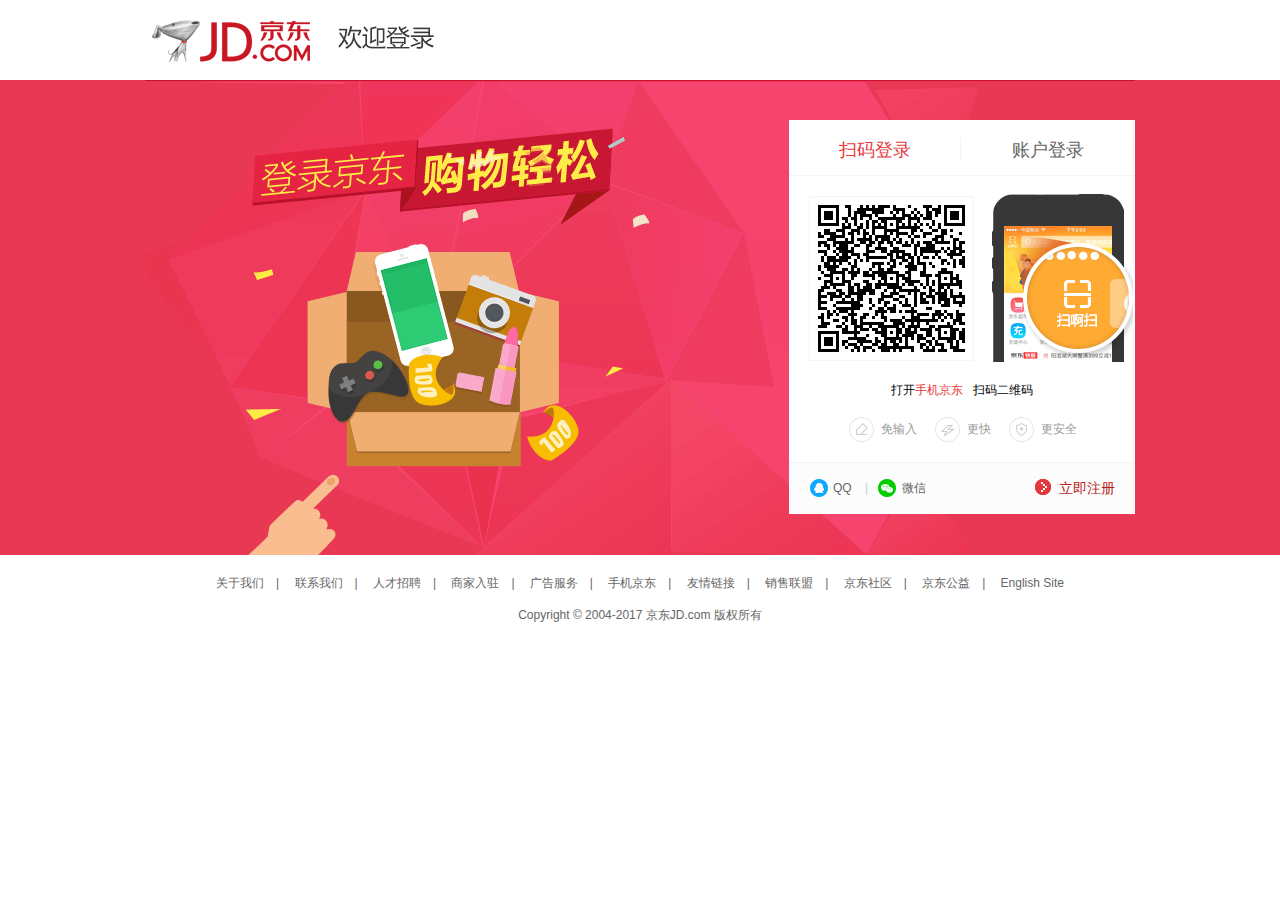
<file: login.html>
<!DOCTYPE html>
<html>
<head>
	<meta charset="UTF-8">
	<meta http-equiv="X-UA-Compatible" content="ie=edge"/>
	<link rel="stylesheet" type="text/css" href="css/reset.min.css"/>
	<link rel="stylesheet" type="text/css" href="css/login.css"/>
	<title>京东-欢迎登录</title>
</head>
<body>
	<div class="header">
		<div class="logo">
			<a href="index.html"><img src="img/logo-login.png"/></a>
			<b>欢迎登录</b>
		</div>
	</div>
	<div class="content">
		<div class="container">
			<div class="login-form">
				<div class="login-way clearfix">
					<div class="login-way-box">
						<a href="javascript:;" class="active">扫码登录</a>
					</div>
					<div class="login-way-box">
						<a href="javascript:;">账户登录</a>
					</div> 
				</div>
				<div class="login-qrcode">
					<div class="qrcode-box">
						<img src="img/login-qrcode.png"/>
						<div class="qrcode-help"></div>
					</div>
					<p class="qrcode-prompt">打开<a href="#">手机京东</a>扫码二维码</p>
					<div class="qr-coagent">
						<ul class="clearfix">
							<li>
								<b></b>
								<em>免输入</em>
							</li>
							<li>
								<b class="more-fast"></b>
								<em>更快</em>
							</li>
							<li>
								<b class="more-safe"></b>
								<em>更安全</em>
							</li>
						</ul>
					</div>
				</div>
				<div class="login-account" style="display: none;">
					<div class="msg-warp"></div>
					<div class="form">
						<form>
							<div class="form-item form-user">
								<label for="loginname" class="login-label name-label"></label>
								<input id="loginname" type="text" placeholder="邮箱/用户名/已验证手机" />
							</div>
							<div class="form-item form-password">
								<label for="loginpwd" class="login-label pwd-label"></label>
								<input id="loginpwd" type="password" placeholder="密码" />
							</div>
							<div class="form-item form-safe">
								<span>
									<input type="checkbox" name="auto-login" class="anto-login" />
									<label>自动登录</label>
								</span>
								<span class="forget-pw">
									<a href="#">忘记密码</a>
								</span>
							</div>
							<div class="form-item form-btn">
								<a href="#">登&nbsp;&nbsp;&nbsp;&nbsp;录</a>
							</div>
						</form>
					</div>
				</div>
				<div class="coagent">
					<ul class="clearfix">
						<li>
							<a href="javascript:;">
								<b class="QQ-icon"></b>
								<span>QQ</span>
							</a>
							<span class="line">|</span>
						</li>
						<li>
							<a href="javascript:;">
								<b class="weixin-icon"></b>
								<span>微信</span>
							</a>
						</li>
						<li class="extra-r">
							<a href="register.html">
								<b></b>
								<span>立即注册</span>
							</a>
						</li>
					</ul>
				</div>
			</div>
		</div>
	</div>
	<div class="footer">
		<div class="link">
			<a href="#">关于我们</a>|
			<a href="#">联系我们</a>|
			<a href="#">人才招聘</a>|
			<a href="#">商家入驻</a>|
			<a href="#">广告服务</a>|
			<a href="#">手机京东</a>|
			<a href="#">友情链接</a>|
			<a href="#">销售联盟</a>|
			<a href="#">京东社区</a>|
			<a href="#">京东公益</a>|
			<a href="#">English Site</a>
		</div>
		<div class="copyright">
        		Copyright © 2004-2017  京东JD.com 版权所有
		</div>
	</div>
	<script src="js/jquery-1.10.1.min.js" type="text/javascript"></script>
	<script src="js/login.js" type="text/javascript"></script>
</body>
</html>
</file>
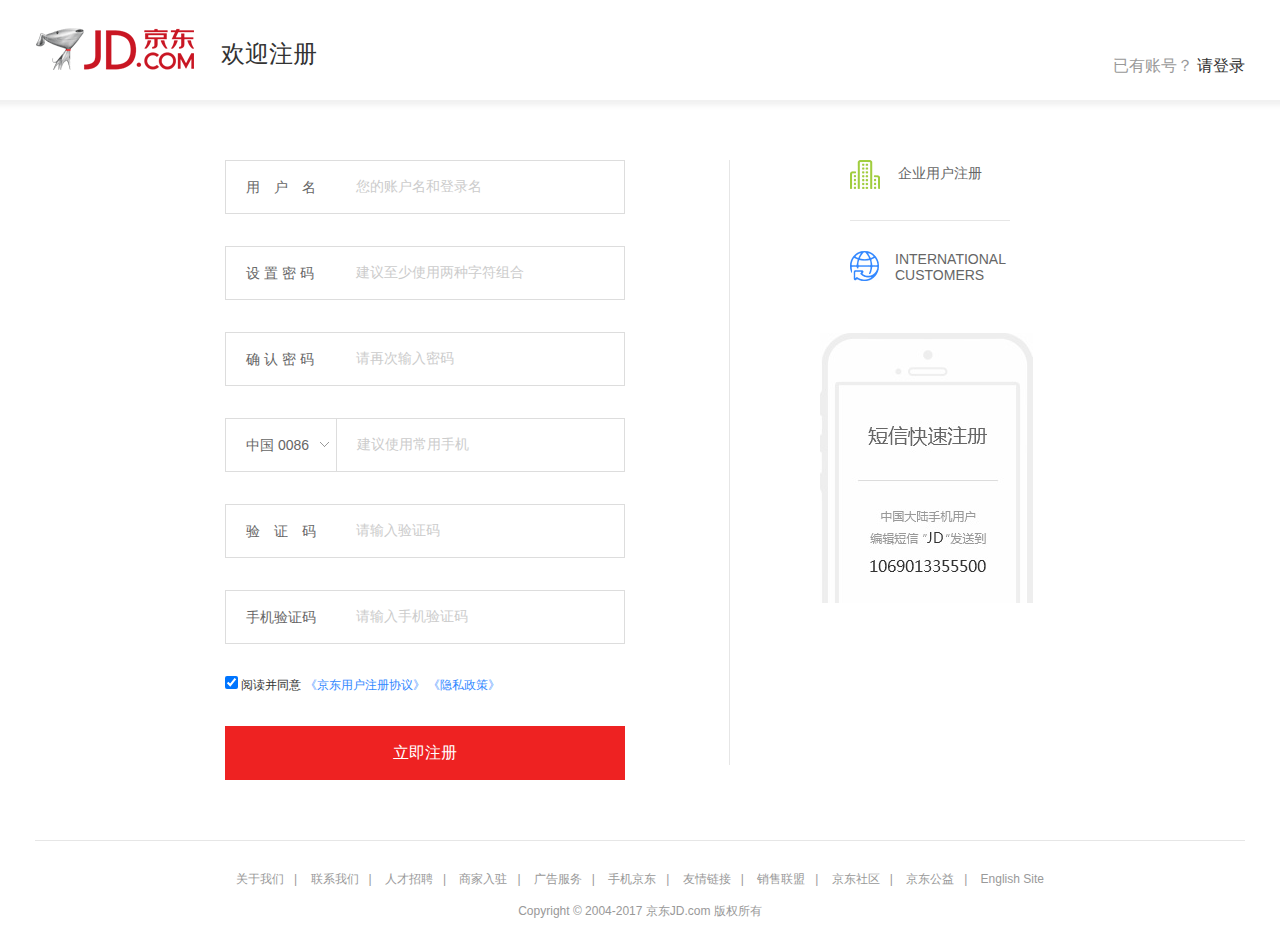
<file: register.html>
<!DOCTYPE html>
<html>
<head>
	<meta charset="UTF-8">
	<title>个人注册</title>
	<link rel="stylesheet" type="text/css" href="css/reset.min.css"/>
	<link rel="stylesheet" type="text/css" href="css/register.css"/>
</head>
<body>
	<div class="header">
		<div class="content">
			<a href="index.html" class="logo"></a>
			<div class="logo-title">欢迎注册</div>
			<div class="have-account">
				已有账号？
				<a href="login.html">请登录</a>
			</div>
		</div>
	</div>
	<div class="container">
		<div class="content">
			<div class="register-form clearfix">
				<form>
					<div class="form-box">
						<div class="form-item user">
							<label>用　户　名</label>
							<span>您的账户名和登录名</span>
							<input type="text" name="username" id="username" autocomplete="off" maxlength="20" />
							<i class="i-status"></i>
						</div>
						<div class="input-tip">
							<i class="i-def"></i>
							<span>支持中文、字母、数字、"-" "_"的组合，4-20个字符</span>
						</div>
					</div>
					<div class="form-box">
						<div class="form-item psw">
							<label>设 置 密 码</label>
							<span>建议至少使用两种字符组合</span>
							<input type="password" name="password" id="password" maxlength="20" />
							<i class="i-status"></i>
						</div>
						<div class="input-tip">
							<i class="i-def"></i>
							<span>建议使用字母、数字和符号两种及以上的组合，6-20个字符</span>
						</div>
					</div>
					<div class="form-box">
						<div class="form-item confirm">
							<label>确 认 密 码</label>
							<span>请再次输入密码</span>
							<input type="password" />
							<i class="i-status"></i>
						</div>
						<div class="input-tip">
							<i class="i-def"></i>
							<span>请再次输入密码</span>
						</div>
					</div>
					<div class="form-box" style="display: none;">
						<div class="form-item email">
							<label>邮 箱 验 证</label>
							<span>建议使用常用邮箱</span>
							<input type="text" />
							<i class="i-status"></i>
						</div>
						<div class="input-tip">
							<i class="i-def"></i>
							<span>完成验证后，您可以使用该邮箱登录和找回密码</span>
						</div>
					</div>
					<div class="form-box">
						<div class="form-item phone">
							<label>
								中国 0086
								<a href="javascript:;"></a>
							</label>
							<span>建议使用常用手机</span>
							<input type="text" />
							<i class="i-status"></i>
						</div>
						<div class="input-tip">
							<i class="i-def"></i>
							<span>完成验证后，您可以使用该手机登录和找回密码</span>
						</div>
					</div>
					<div class="form-box">
						<div class="form-item vcode">
							<label>验　证　码</label>
							<span>请输入验证码</span>
							<input type="text" />
							<i class="i-status"></i>
						</div>
						<div class="input-tip">
							<i class="i-def"></i>
							<span>看不清？点击图片更换验证码</span>
						</div>
					</div>
					<div class="form-box">
						<div class="form-item phone-vcode">
							<label>手机验证码</label>
							<span>请输入手机验证码</span>
							<input type="text" />
							<i class="i-status"></i>
						</div>
						<div class="input-tip">
							<!--<i class="i-def"></i>
							<span></span>-->
						</div>
					</div>
					<div class="form-agreen">
						<input type="checkbox" checked="checked" />
						阅读并同意
						<a href="#">《京东用户注册协议》</a>
						<a href="#">《隐私政策》</a>
						<div class="input-tip">
							<i class="i-def"></i>
							<span></span>
						</div>
					</div>
					<div>
						<button type="submit" class="register-btn">立即注册</button>
					</div>
				</form>
				<div class="form-company">
					<div class="companry-reg">
						<a href="#">
							<i class="i-companry"></i>
							<span>企业用户注册</span>
						</a>
					</div>
					<div class="inter-cust clearfix">
						<i class="i-global"></i>
						<span>
							INTERNATIONAL<br />
							CUSTOMERS
						</span>
					</div>
					<div class="phone-fast-reg"></div>
				</div>
			</div>
		</div>
	</div>
	<div class="footer">
		<div class="link">
			<a href="#">关于我们</a>|
			<a href="#">联系我们</a>|
			<a href="#">人才招聘</a>|
			<a href="#">商家入驻</a>|
			<a href="#">广告服务</a>|
			<a href="#">手机京东</a>|
			<a href="#">友情链接</a>|
			<a href="#">销售联盟</a>|
			<a href="#">京东社区</a>|
			<a href="#">京东公益</a>|
			<a href="#">English Site</a>
		</div>
		<div class="copyright">
        		Copyright © 2004-2017  京东JD.com 版权所有
		</div>
	</div>
	
	
	<script src="js/jquery-1.10.1.min.js" type="text/javascript"></script>
	<script src="js/register.js" type="text/javascript"></script>
</body>
</html>
</file>
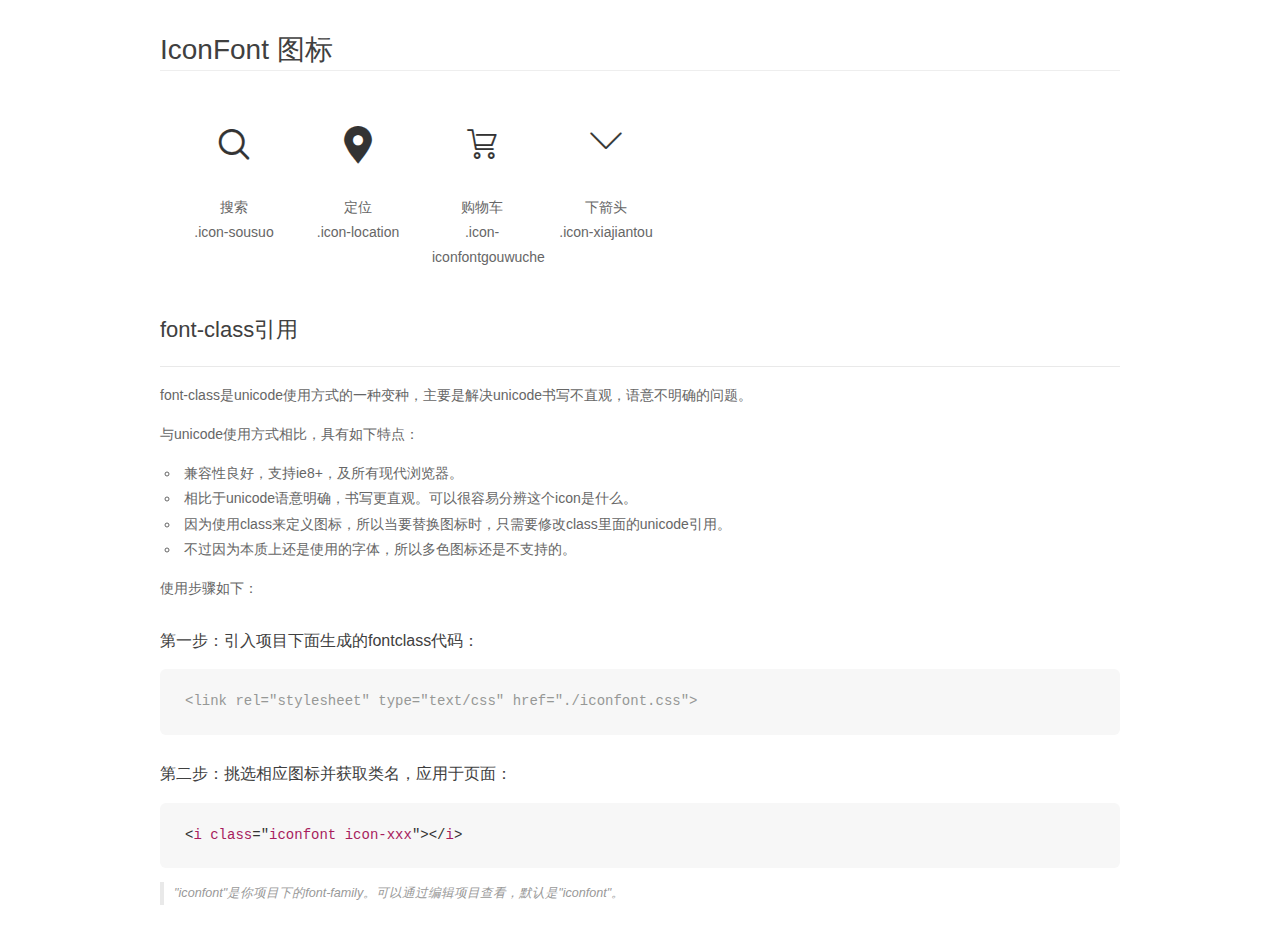
<file: img/Iconfont/demo_fontclass.html>
<!DOCTYPE html>
<html>
<head>
    <meta charset="utf-8"/>
    <title>IconFont</title>
    <link rel="stylesheet" href="demo.css">
    <link rel="stylesheet" href="iconfont.css">
</head>
<body>
    <div class="main markdown">
        <h1>IconFont 图标</h1>
        <ul class="icon_lists clear">
            
                <li>
                <i class="icon iconfont icon-sousuo"></i>
                    <div class="name">搜索</div>
                    <div class="fontclass">.icon-sousuo</div>
                </li>
            
                <li>
                <i class="icon iconfont icon-location"></i>
                    <div class="name">定位</div>
                    <div class="fontclass">.icon-location</div>
                </li>
            
                <li>
                <i class="icon iconfont icon-iconfontgouwuche"></i>
                    <div class="name">购物车</div>
                    <div class="fontclass">.icon-iconfontgouwuche</div>
                </li>
            
                <li>
                <i class="icon iconfont icon-xiajiantou"></i>
                    <div class="name">下箭头</div>
                    <div class="fontclass">.icon-xiajiantou</div>
                </li>
            
        </ul>

        <h2 id="font-class-">font-class引用</h2>
        <hr>

        <p>font-class是unicode使用方式的一种变种，主要是解决unicode书写不直观，语意不明确的问题。</p>
        <p>与unicode使用方式相比，具有如下特点：</p>
        <ul>
        <li>兼容性良好，支持ie8+，及所有现代浏览器。</li>
        <li>相比于unicode语意明确，书写更直观。可以很容易分辨这个icon是什么。</li>
        <li>因为使用class来定义图标，所以当要替换图标时，只需要修改class里面的unicode引用。</li>
        <li>不过因为本质上还是使用的字体，所以多色图标还是不支持的。</li>
        </ul>
        <p>使用步骤如下：</p>
        <h3 id="-fontclass-">第一步：引入项目下面生成的fontclass代码：</h3>


        <pre><code class="lang-js hljs javascript"><span class="hljs-comment">&lt;link rel="stylesheet" type="text/css" href="./iconfont.css"&gt;</span></code></pre>
        <h3 id="-">第二步：挑选相应图标并获取类名，应用于页面：</h3>
        <pre><code class="lang-css hljs">&lt;<span class="hljs-selector-tag">i</span> <span class="hljs-selector-tag">class</span>="<span class="hljs-selector-tag">iconfont</span> <span class="hljs-selector-tag">icon-xxx</span>"&gt;&lt;/<span class="hljs-selector-tag">i</span>&gt;</code></pre>
        <blockquote>
        <p>"iconfont"是你项目下的font-family。可以通过编辑项目查看，默认是"iconfont"。</p>
        </blockquote>
    </div>
</body>
</html>
</file>
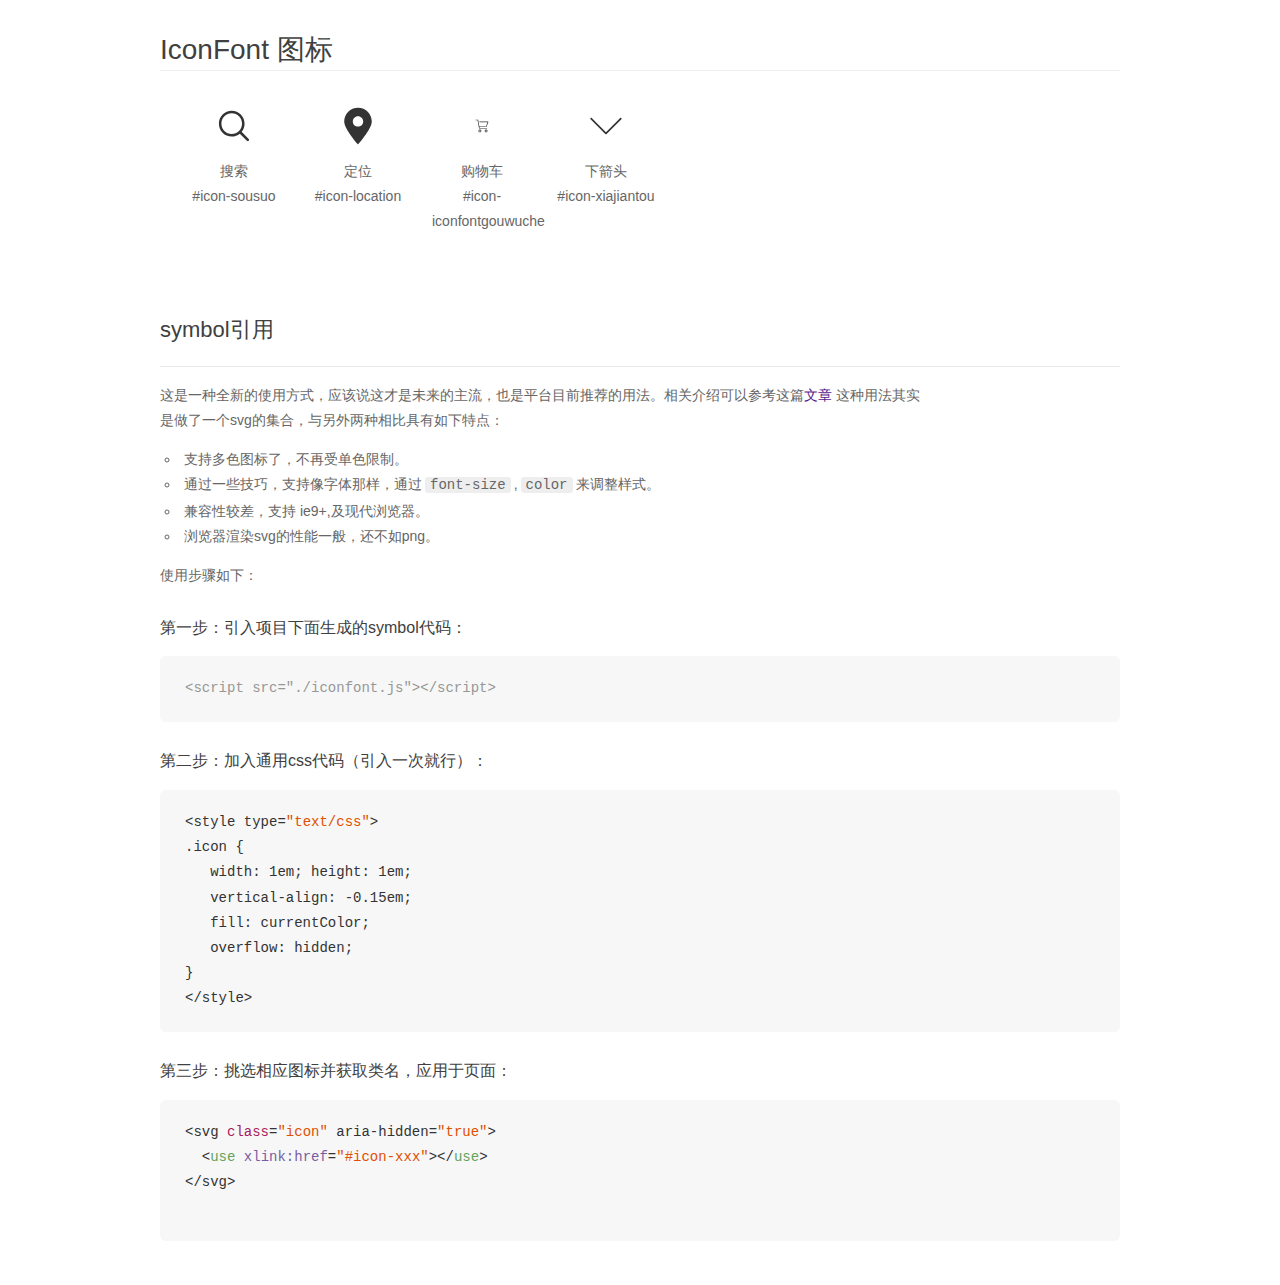
<file: img/Iconfont/demo_symbol.html>
<!DOCTYPE html>
<html>
<head>
    <meta charset="utf-8"/>
    <title>IconFont</title>
    <link rel="stylesheet" href="demo.css">
    <script src="iconfont.js"></script>

    <style type="text/css">
        .icon {
          /* 通过设置 font-size 来改变图标大小 */
          width: 1em; height: 1em;
          /* 图标和文字相邻时，垂直对齐 */
          vertical-align: -0.15em;
          /* 通过设置 color 来改变 SVG 的颜色/fill */
          fill: currentColor;
          /* path 和 stroke 溢出 viewBox 部分在 IE 下会显示
             normalize.css 中也包含这行 */
          overflow: hidden;
        }

    </style>
</head>
<body>
    <div class="main markdown">
        <h1>IconFont 图标</h1>
        <ul class="icon_lists clear">
            
                <li>
                    <svg class="icon" aria-hidden="true">
                        <use xlink:href="#icon-sousuo"></use>
                    </svg>
                    <div class="name">搜索</div>
                    <div class="fontclass">#icon-sousuo</div>
                </li>
            
                <li>
                    <svg class="icon" aria-hidden="true">
                        <use xlink:href="#icon-location"></use>
                    </svg>
                    <div class="name">定位</div>
                    <div class="fontclass">#icon-location</div>
                </li>
            
                <li>
                    <svg class="icon" aria-hidden="true">
                        <use xlink:href="#icon-iconfontgouwuche"></use>
                    </svg>
                    <div class="name">购物车</div>
                    <div class="fontclass">#icon-iconfontgouwuche</div>
                </li>
            
                <li>
                    <svg class="icon" aria-hidden="true">
                        <use xlink:href="#icon-xiajiantou"></use>
                    </svg>
                    <div class="name">下箭头</div>
                    <div class="fontclass">#icon-xiajiantou</div>
                </li>
            
        </ul>


        <h2 id="symbol-">symbol引用</h2>
        <hr>

        <p>这是一种全新的使用方式，应该说这才是未来的主流，也是平台目前推荐的用法。相关介绍可以参考这篇<a href="">文章</a>
        这种用法其实是做了一个svg的集合，与另外两种相比具有如下特点：</p>
        <ul>
          <li>支持多色图标了，不再受单色限制。</li>
          <li>通过一些技巧，支持像字体那样，通过<code>font-size</code>,<code>color</code>来调整样式。</li>
          <li>兼容性较差，支持 ie9+,及现代浏览器。</li>
          <li>浏览器渲染svg的性能一般，还不如png。</li>
        </ul>
        <p>使用步骤如下：</p>
        <h3 id="-symbol-">第一步：引入项目下面生成的symbol代码：</h3>
        <pre><code class="lang-js hljs javascript"><span class="hljs-comment">&lt;script src="./iconfont.js"&gt;&lt;/script&gt;</span></code></pre>
        <h3 id="-css-">第二步：加入通用css代码（引入一次就行）：</h3>
        <pre><code class="lang-js hljs javascript">&lt;style type=<span class="hljs-string">"text/css"</span>&gt;
.icon {
   width: <span class="hljs-number">1</span>em; height: <span class="hljs-number">1</span>em;
   vertical-align: <span class="hljs-number">-0.15</span>em;
   fill: currentColor;
   overflow: hidden;
}
&lt;<span class="hljs-regexp">/style&gt;</span></code></pre>
        <h3 id="-">第三步：挑选相应图标并获取类名，应用于页面：</h3>
        <pre><code class="lang-js hljs javascript">&lt;svg <span class="hljs-class"><span class="hljs-keyword">class</span></span>=<span class="hljs-string">"icon"</span> aria-hidden=<span class="hljs-string">"true"</span>&gt;<span class="xml"><span class="hljs-tag">
  &lt;<span class="hljs-name">use</span> <span class="hljs-attr">xlink:href</span>=<span class="hljs-string">"#icon-xxx"</span>&gt;</span><span class="hljs-tag">&lt;/<span class="hljs-name">use</span>&gt;</span>
</span>&lt;<span class="hljs-regexp">/svg&gt;
        </span></code></pre>
    </div>
</body>
</html>
</file>
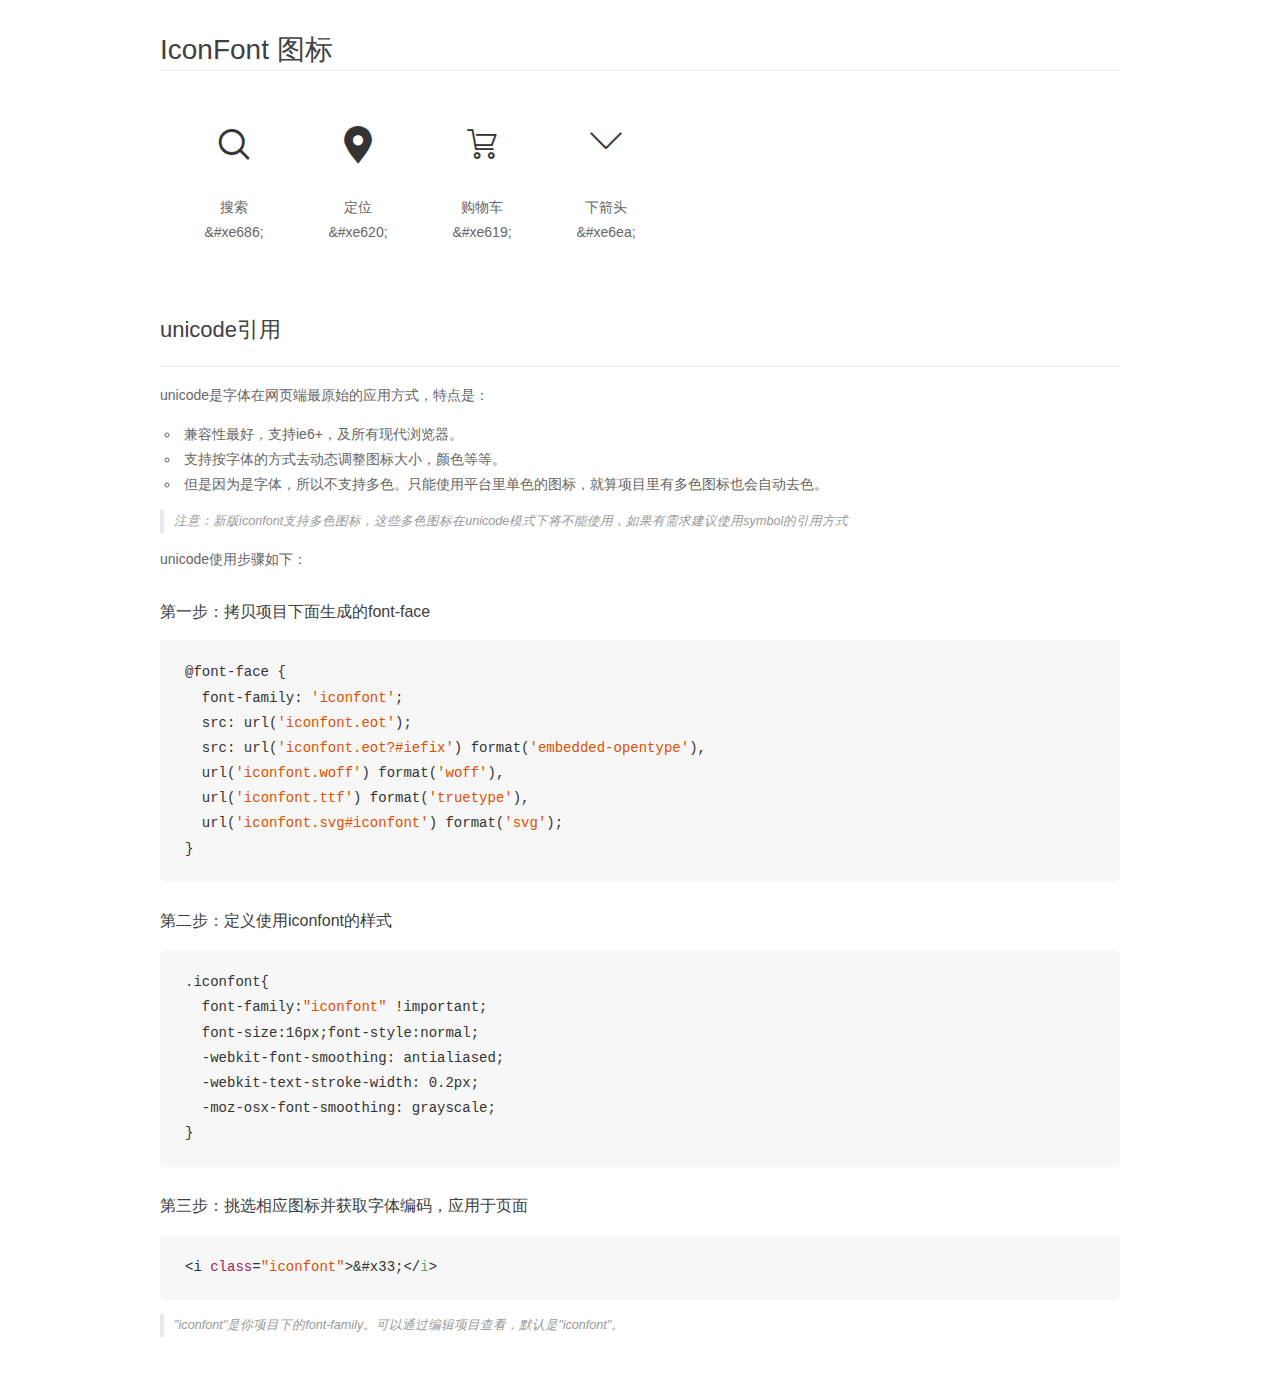
<file: img/Iconfont/demo_unicode.html>
<!DOCTYPE html>
<html>
<head>
    <meta charset="utf-8"/>
    <title>IconFont</title>
    <link rel="stylesheet" href="demo.css">

    <style type="text/css">

        @font-face {font-family: "iconfont";
          src: url('iconfont.eot'); /* IE9*/
          src: url('iconfont.eot#iefix') format('embedded-opentype'), /* IE6-IE8 */
          url('iconfont.woff') format('woff'), /* chrome, firefox */
          url('iconfont.ttf') format('truetype'), /* chrome, firefox, opera, Safari, Android, iOS 4.2+*/
          url('iconfont.svg#iconfont') format('svg'); /* iOS 4.1- */
        }

        .iconfont {
          font-family:"iconfont" !important;
          font-size:16px;
          font-style:normal;
          -webkit-font-smoothing: antialiased;
          -webkit-text-stroke-width: 0.2px;
          -moz-osx-font-smoothing: grayscale;
        }

    </style>
</head>
<body>
    <div class="main markdown">
        <h1>IconFont 图标</h1>
        <ul class="icon_lists clear">
            
                <li>
                <i class="icon iconfont">&#xe686;</i>
                    <div class="name">搜索</div>
                    <div class="code">&amp;#xe686;</div>
                </li>
            
                <li>
                <i class="icon iconfont">&#xe620;</i>
                    <div class="name">定位</div>
                    <div class="code">&amp;#xe620;</div>
                </li>
            
                <li>
                <i class="icon iconfont">&#xe619;</i>
                    <div class="name">购物车</div>
                    <div class="code">&amp;#xe619;</div>
                </li>
            
                <li>
                <i class="icon iconfont">&#xe6ea;</i>
                    <div class="name">下箭头</div>
                    <div class="code">&amp;#xe6ea;</div>
                </li>
            
        </ul>
        <h2 id="unicode-">unicode引用</h2>
        <hr>

        <p>unicode是字体在网页端最原始的应用方式，特点是：</p>
        <ul>
        <li>兼容性最好，支持ie6+，及所有现代浏览器。</li>
        <li>支持按字体的方式去动态调整图标大小，颜色等等。</li>
        <li>但是因为是字体，所以不支持多色。只能使用平台里单色的图标，就算项目里有多色图标也会自动去色。</li>
        </ul>
        <blockquote>
        <p>注意：新版iconfont支持多色图标，这些多色图标在unicode模式下将不能使用，如果有需求建议使用symbol的引用方式</p>
        </blockquote>
        <p>unicode使用步骤如下：</p>
        <h3 id="-font-face">第一步：拷贝项目下面生成的font-face</h3>
        <pre><code class="lang-js hljs javascript">@font-face {
  font-family: <span class="hljs-string">'iconfont'</span>;
  src: url(<span class="hljs-string">'iconfont.eot'</span>);
  src: url(<span class="hljs-string">'iconfont.eot?#iefix'</span>) format(<span class="hljs-string">'embedded-opentype'</span>),
  url(<span class="hljs-string">'iconfont.woff'</span>) format(<span class="hljs-string">'woff'</span>),
  url(<span class="hljs-string">'iconfont.ttf'</span>) format(<span class="hljs-string">'truetype'</span>),
  url(<span class="hljs-string">'iconfont.svg#iconfont'</span>) format(<span class="hljs-string">'svg'</span>);
}
</code></pre>
        <h3 id="-iconfont-">第二步：定义使用iconfont的样式</h3>
        <pre><code class="lang-js hljs javascript">.iconfont{
  font-family:<span class="hljs-string">"iconfont"</span> !important;
  font-size:<span class="hljs-number">16</span>px;font-style:normal;
  -webkit-font-smoothing: antialiased;
  -webkit-text-stroke-width: <span class="hljs-number">0.2</span>px;
  -moz-osx-font-smoothing: grayscale;
}
</code></pre>
        <h3 id="-">第三步：挑选相应图标并获取字体编码，应用于页面</h3>
        <pre><code class="lang-js hljs javascript">&lt;i <span class="hljs-class"><span class="hljs-keyword">class</span></span>=<span class="hljs-string">"iconfont"</span>&gt;&amp;#x33;<span class="xml"><span class="hljs-tag">&lt;/<span class="hljs-name">i</span>&gt;</span></span></code></pre>

        <blockquote>
        <p>"iconfont"是你项目下的font-family。可以通过编辑项目查看，默认是"iconfont"。</p>
        </blockquote>
    </div>


</body>
</html>
</file>
<file: css/index.css>
@charset "utf-8";
/************
 * 页面样式
 ************/

/* ==========
   工具样式
   ==========
              */

.center-block {
    display: block;
    margin-right: auto;
    margin-left: auto;
}
.pull-right {
    float: right !important;
}
.pull-left {
    float: left !important;
}
.text-right {
    float: right !important;
}
.text-left {
    float: left !important;
}
.text-center {
    float: center !important;
}
.hide {
    display: none !important;
}
.show {
    display: block !important;
}
.clear-t-border {
	border-top: none !important;
}
.clear-l-border {
	border-left: none !important;
	margin-left: -1px !important;
}
.invisible {
    visibility: hidden;
}
.text-hide {
    font: 0/0 a;
    color: transparent;
    text-shadow: none;
    background-color: transparent;
    border: 0;
}
.clearfix:before,
.clearfix:after {
    content: " ";
    display: table;
}
.clearfix:after {
    clear: both;
}
.clearfix {
	zoom: 1;
}

/* ==============
   浏览器更新提示
   ==============
              */

.browserupgrade {
    margin: 0;
    padding: 10px;
    background: #ccc;
}

/* ==============
   自定义页面样式
   ==============
              */
@font-face {
	font-family:'iconfont';
	src: url('../img/Iconfont/iconfont.eot');
	src: url('../img/Iconfont/iconfont.eot?#iefix') format('embedded-opentype'),
  		 url('../img/Iconfont/iconfont.woff') format('woff'),
         url('../img/Iconfont/iconfont.ttf') format('truetype'),
         url('../img/Iconfont/iconfont.svg#iconfont') format('svg');
}
.iconfont{
  	font-family:"iconfont" !important;
  	font-style:normal;
  	-webkit-font-smoothing: antialiased;
  	-webkit-text-stroke-width: 0.2px;
  	-moz-osx-font-smoothing: grayscale;
}
body {
	background-color: #f6f6f6;
	font-size: 12px;
}
/* 顶部导航 */
.shortcut {
	width: 100%;
	background-color: #e3e4e5;
	line-height: 30px;
	color: #999;
}
.shortcut .shortcut-w {
	width: 1190px;
	margin: 0 auto;
}
.shortcut .shortcut-w .location {
	margin-left: 200px;
	display: inline-block;
	float: left;
	line-height: 28px;
	border: 1px solid #E3E4E5;
	padding: 0 7px;
	position: relative;
	z-index: 1;
}
.shortcut .shortcut-w .location .province-clearline {
	width: 100%;
	*width: 99%;
	height: 2px;
	background-color: #fff;
	position: absolute;
	top: 28px;
	left: 0;
	z-index: 2;
	display: none;
}
/*.shortcut .shortcut-w .location:hover {*/
	/*border: 1px solid #ccc;*/
	/*background-color: #fff;*/
/*}*/
/*.shortcut .shortcut-w .location:hover .province, .shortcut .shortcut-w .location:hover .province-clearline {*/
	/*display: block;*/
/*}*/
.shortcut .shortcut-w .location i {
	color: #f10215;
	font-size: 14px;
}
.shortcut .shortcut-w .location .province {
	position: absolute;
	top: 29px;
	left: -1px;
	z-index: 1;
	width: 300px;
	padding: 10px;
	background-color: #fff;
	border: 1px solid #ccc;
	box-shadow: 1px 2px 1px rgba(0,0,0,.1);
	display: none;
}
.shortcut .shortcut-w .location .province ul li {
	float: left;
	width: 60px;
	height: 28px;
	line-height: 24px;
}
.shortcut .shortcut-w .location .province ul li a {
	padding: 6px 8px;
	color: #999;
	line-height: 24px;
}
.shortcut .shortcut-w .location .province ul li a:hover {
	background-color: #f4f4f4;
	color: #C81623;
}
.shortcut .shortcut-w .location .province ul li a.province-active {
	background-color: #F10215;
	color: #fff;
}
.shortcut .info {
	display: inline-block;
	float: right;
}
.shortcut .info ul li {
	float: left;
	line-height: 30px;
	padding: 0 7px;
}
.shortcut .info .style-red {
	color: #F10215;
	margin-left: 4px;
}
.shortcut .info .spacer {
	padding: 0;
	margin: 11px 5px 0;
	width: 1px;
	height: 10px;
	background-color: #ccc;
}
.shortcut .info ul li a {
	color: #999;
	font-size: 12px;
}
.shortcut .info ul li a:hover {
	color: #C81623;
}
.shortcut .info ul li i {
	color: #999;
	font-size: 12px;
}
.shortcut .info .myjd {
	height: 28px;
	line-height: 28px;
	border: 1px solid #E3E4E5;
	position: relative;
	z-index: 1;
}
.shortcut .info .myjd:hover {
	border: 1px solid #ccc;
	background-color: #fff;
}
.shortcut .info .myjd:hover .myjd-content, .shortcut .info .myjd:hover .myjd-clearline {
	display: block;
}
.shortcut .info .myjd-clearline {
	width: 100%;
	*width: 99%;
	height: 2px;
	background-color: #fff;
	position: absolute;
	top: 28px;
	left: 0;
	z-index: 2;
	display: none;
}
.shortcut .info .myjd-content {
	width: 280px;
	background-color: #fff;
	border: 1px solid #ccc;
	box-shadow: 1px 2px 1px rgba(0,0,0,.1);
	display: none;
	position: absolute;
	top: 29px;
	left: -1px;
	z-index: 1;
}
.shortcut .info .myjd-content .user-info {
	padding: 10px 0 0 15px;
}
.shortcut .info .myjd-content .user-info .u-pic {
	float: left;
	margin-right: 10px;
}
.shortcut .info .myjd-content .user-info .u-pic a img {
	border-radius: 50%;
}
.shortcut .info .myjd-content .user-info .u-login {
	font-weight: 700;
	padding-top: 6px;
	line-height: 24px;
}
.shortcut .info .myjd-content .user-info .u-extra {
	line-height: 24px;
}
.shortcut .info .myjd-content .otherlist {
	width: 255px;
	padding: 0 0 0 15px;
	margin: 5px 0 10px 0;
}
.shortcut .info .myjd-content .otherlist .list-left, .shortcut .info .myjd-content .otherlist .list-right {
	float: left;
	width: 126px;
}
.shortcut .info .myjd-content .otherlist .list-left a, .shortcut .info .myjd-content .otherlist .list-right a {
	width: 126px;
	display: block;
}
.shortcut .info .customer {
	height: 28px;
	line-height: 28px;
	border: 1px solid #E3E4E5;
	position: relative;
	z-index: 1;
}
.shortcut .info .customer:hover {
	border: 1px solid #ccc;
	background-color: #fff;
}
.shortcut .info .customer:hover .customer-content, .shortcut .info .customer:hover .customer-clearline {
	display: block;
}
.shortcut .info .customer-clearline {
	width: 100%;
	height: 2px;
	background-color: #fff;
	position: absolute;
	top: 28px;
	left: 0;
	z-index: 2;
	display: none;
}
.shortcut .info .customer-content {
	width: 168px;
	padding: 10px 0;
	background-color: #fff;
	border: 1px solid #ccc;
	box-shadow: 1px 2px 1px rgba(0,0,0,.1);
	display: none;
	position: absolute;
	top: 29px;
	right: -1px;
	z-index: 1;
	line-height: 24px;
}
.shortcut .info .customer-content .item-client {
	padding-left: 15px;
	font-weight: 700;
	color: #666;
}
.shortcut .info .customer-content .item {
	display: inline-block;
	width: 60px;
	padding-left: 12px;
}
.shortcut .info .customer-content .item-business {
	padding-left: 15px;
	font-weight: 700;
	color: #666;
	margin-top: 5px;
	padding-top: 5px;
	border-top: 1px dotted #eee;
}
.shortcut .info .webnav {
	height: 28px;
	line-height: 28px;
	border: 1px solid transparent;
	position: relative;
	z-index: 1;
}
.shortcut .info .webnav:hover {
	border: 1px solid #ccc;
	background-color: #fff;
}
.shortcut .info .webnav:hover .webnav-content, .shortcut .info .webnav:hover .webnav-clearline {
	display: block;
}
.shortcut .info .webnav-clearline {
	width: 100%;
	height: 2px;
	background-color: #fff;
	position: absolute;
	top: 28px;
	left: 0;
	z-index: 2;
	display: none;
}
.shortcut .info .webnav-content {
	width: 1188px;
	padding: 15px 0;
	background-color: #fff;
	border: 1px solid #ccc;
	box-shadow: 1px 2px 1px rgba(0,0,0,.1);
	display: none;
	position: absolute;
	top: 29px;
	right: -1px;
	z-index: 1;
	line-height: 24px;
}
.shortcut .info .webnav-content dl.group1 {
	width: 340px;
	padding-left: 20px;
	float: left;
}
.shortcut .info .webnav-content dl.group2 {
	width: 255px;
	padding-left: 20px;
	float: left;
	border-left: 1px solid #eee;
}
.shortcut .info .webnav-content dl dt {
	margin-bottom: 5px;
	font-weight: 700;
	color: #666;
}
.shortcut .info .webnav-content .item {
	float: left;
	width: 85px;
	overflow: hidden;
	white-space: nowrap;
}

/* 搜索区域 */
.header {
	width: 1190px;
	height: 140px;
	margin: 0 auto;
	position: relative;
}
.header .logo {
	position: absolute;
	left: 0;
	top: -31px;
	width: 190px;
	height: 171px;
	box-shadow: 0 -12px 10px rgba(0,0,0,.2);
	background-color: #fff;
}
.header .logo h1 a {
	overflow: hidden;
	display: block;
	width: 190px;
	height: 170px;
	background-image: url(../img/logo.v2.png);
	background-repeat: no-repeat;
	text-indent: -999px;
}
.header .search {
	position: relative;
	width: 100%;
	height: 60px;
}
.header .search .form {
	position: absolute;
	left: 320px;
	top: 25px;
	width: 550px;
	height: 35px;
}
.header .search .form .text {
	position: absolute;
	top: 0;
	left: 0;
	padding: 4px;
	width: 490px;
	height: 25px;
	line-height: 25px;
	border: 1px solid #F10215;
	font-size: 14px;
	color: #989898;
	outline: none;
}
.header .search .form .button {
	width: 50px;
	height: 35px;
	line-height: 35px;
	border: none;
	background-color: #F10215;
	font-size: 20px;
	font-weight: 700;
	color: #fff;
	position: absolute;
	top: 0;
	right: 0;
	outline: none;
	cursor: pointer;
}
.header .search .form .button i {
	font-size: 22px;
}
.header .shopping-cart {
	position: absolute;
	*z-index: 1;
	top: 25px;
	right: 0;
}
.header .shopping-cart-header {
	width: 188px;
	height: 33px;
	background-color: #fff;
	text-align: center;
	line-height: 33px;
	position: relative;
	border: 1px solid #E3E4E5;
	float: left;
}
.header .shopping-cart-header:hover {
	border: 1px solid #ccc;
	background-color: #fff;
}
.header .shopping-cart:hover .shopping-cart-content, .header .shopping-cart:hover .shopping-cart-clearline {
	display: block;
}
.header .shopping-cart-header .shopping-cart-clearline {
	width: 100%;
	height: 2px;
	background-color: #fff;
	position: absolute;
	top: 33px;
	right: 0;
	z-index: 2;
	display: none;
}
.header .shopping-cart-header .iconfont {
	margin-left: -13px;
	margin-right: -13px;
	font-size: 22px;
	color: #F10214;
}
.header .shopping-cart-header a {
	color: #F10214;
}
.header .shopping-cart-header .ci-count {
	position: absolute;
	top: 7px;
	right: 32px;
	display: inline-block;
	padding: 1px;
	font-size: 12px;
	line-height: 12px;
	color: #fff;
	background-color: #F10215;
	border-radius: 7px;
	min-width: 12px;
	text-align: center;
	font-style: normal;
}
.header .shopping-cart-content {
	width: 278px;
	border: 1px solid #ccc;
	background-color: #fff;
	box-shadow: 1px 2px 1px rgba(0,0,0,.1);
	position: absolute;
	top: 34px;
	right: -1px;
	z-index: 1;
	padding: 10px 15px;
	display: none;
}
.header .shopping-cart-content .nogoods {
	padding-left: 30px;
	height: 49px;
	line-height: 49px;
	color: #999;
}
.header .shopping-cart-content .nogoods b {
	float: left;
	width: 56px;
	height: 49px;
	background-image: url(../img/nogoods.png);
}
.header .hotwords {
	overflow: hidden;
	position: absolute;
	left: 320px;
	top: 65px;
	width: 550px;
	height: 20px;
	line-height: 20px;
}
.header .hotwords .style-red {
	color: #F10215;
}
.header .hotwords a {
	float: left;
	margin-right: 10px;
	white-space: nowrap;
	color: #999;
}
.header .hotwords a:hover {
	color: #C81623;
}
.header .hotwords .style_red {
	color: #F10215;
}
.header .navitems {
	overflow: hidden;
	position: absolute;
	bottom: 0;
	left: 200px;
	width: 790px;
	height: 40px;
}
.header .navitems-group {
	float: left;
	display: block;
}
.header .navitems-group li {
	float: left;
	margin-left: 30px;
}
.header .navitems-group li a {
	display: block;
	height: 40px;
	line-height: 40px;
	font-size: 16px;
	font-weight: 700;
	color: #666;
}
.header .navitems-group li a:hover {
	color: #C81623;
}
.header .navitems .spacer {
	overflow: hidden;
	margin-top: 15px;
	margin-left: 20px;
	margin-right: -10px;
	width: 1px;
	height: 10px;
	background-color: #ccc;
	float: left;
}

/* 导购区域 */
.shopping-guide {
	width: 1190px;
	margin: 0 auto;
}
.shopping-guide .sg-left {
	float: left;
	width: 190px;
	height: 480px;
	background-color: #6c6669;
}
.shopping-guide .sg-left ul {
	position: relative;
	z-index: 1;
	margin-top: 15px;
}
.shopping-guide .sg-left ul li {
	padding-left: 10px;
	height: 30px;
	line-height: 30px;
}
.shopping-guide .sg-left ul li:hover {
	background-color: #999395;
}
.shopping-guide .sg-left ul li:hover .sg-menu {
	display: block;
}
.shopping-guide .sg-left .menu-line {
	padding: 0 4px;
	color: #fff;
}
.shopping-guide .sg-left ul li a {
	font-size: 14px;
	color: #fff;
}
.shopping-guide .sg-left ul li a:hover {
	color: #C81623;
}
.shopping-guide .sg-left .sg-menu {
	width: 998px;
	min-height: 478px;
	position: absolute;
	top: -15px;
	left: 190px;
	z-index: 2;
	background-color: #f7f7f7;
	border: 1px solid #f7f7f7;
	border: 1px solid #E3E4E5;
	box-shadow: 2px 0 5px rgba(0,0,0,0.3);
	display: none;
}
.shopping-guide .sg-left .sg-menu .sg-menu-left {
	width: 780px;
	float: left;
	padding-left: 20px;
}
.shopping-guide .sg-left .sg-menu .sg-menu-left .menu-channel {
	margin-top: 20px;
}
.shopping-guide .sg-left .sg-menu .sg-menu-left .menu-channel a {
	display: inline-block;
	background-color: #7c7171;
	padding: 0 9px 0 10px;
	margin-right: 10px;
	height: 24px;
	line-height: 24px;
	color: #fff;
	font-size: 12px;
}
.shopping-guide .sg-left .sg-menu .sg-menu-left .menu-channel a:hover {
	background-color: #5c5251;
}
.shopping-guide .sg-left .sg-menu .sg-menu-left .menu-channel a span {
	font-size: 14px;
	margin-left: 2px;
}
.shopping-guide .sg-left .sg-menu .sg-menu-left .menu-detail {
	margin: 6px 0 10px;
}
.shopping-guide .sg-left .sg-menu .sg-menu-left .menu-detail .no-bodertop {
	border: none;
}
.shopping-guide .sg-left .sg-menu .sg-menu-left .menu-detail dl {
	padding-left: 80px;
	position: relative;
}
.shopping-guide .sg-left .sg-menu .sg-menu-left .menu-detail dl dt {
	width: 70px;
	text-align: right;
	font-weight: 700;
	position: absolute;
	top: 9px;
	left: 0;
	line-height: normal;
	overflow: hidden;
}
.shopping-guide .sg-left .sg-menu .sg-menu-left .menu-detail dl dt a {
	font-size: 12px;
	color: #666;
}
.shopping-guide .sg-left .sg-menu .sg-menu-left .menu-detail dl dt a:hover {
	color: #C81623;
}
.shopping-guide .sg-left .sg-menu .sg-menu-left .menu-detail dl dt a span {
	font-size: 14px;
}
.shopping-guide .sg-left .sg-menu .sg-menu-left .menu-detail dl dd {
	border-top: 1px solid #e0e0e0;
	padding: 6px 0;
	line-height: 24px;
	overflow: hidden;
}
.shopping-guide .sg-left .sg-menu .sg-menu-left .menu-detail dl dd a {
	font-size: 12px;
	padding: 0 10px;
	border-left: 1px solid #E0E0E0;
	color: #666;
	display: inline-block;
	line-height: 16px;
}
.shopping-guide .sg-left .sg-menu .sg-menu-left .menu-detail dl dd a:hover {
	color: #C81623;
}
.shopping-guide .sg-left .sg-menu .sg-menu-right {
	float: left;
	width: 198px;
	margin-top: 20px;
}
.shopping-guide .sg-left .sg-menu .sg-menu-right .hot-brand {
	width: 168px;
	margin: 0 auto;
}
.shopping-guide .sg-left .sg-menu .sg-menu-right .hot-brand a {
	float: left;
	line-height: 0;
	margin-bottom: 1px;
	width: 84px;
}
.shopping-guide .sg-left .sg-menu .sg-menu-right .hot-active {
	margin: 12px auto 0;
	width: 168px;
}
.shopping-guide .sg-left .sg-menu .sg-menu-right .hot-active a {
	display: block;
	height: 135px;
}
.shopping-guide .sg-left .sg-menu .sg-menu-right .hot-active a img {
	padding: 0;
	margin: 0;
	font-size: 0;
	line-height: 0;
}
.shopping-guide .sg-left .sg-menu .sg-menu-right .hot-brand a:nth-child(2n-1) {
	/*margin-right: 1px;*/
}
.shopping-guide .sg-center {
	float: left;
	margin: 0 10px;
	width: 790px;
	height: 480px;
}
.shopping-guide .sg-center .banner {
	height: 340px;
	position: relative;
}
.shopping-guide .sg-center .banner ul li {
	position: absolute;
	opacity: 0;
	filter: alpha(opacity=0);
}
.shopping-guide .sg-center .banner ul li:first-child {
	opacity: 1;
	filter: alpha(opacity=100);
}
.shopping-guide .sg-center .banner .banner-indicator {
	position: absolute;
	left: 50%;
	bottom: 20px;
	background-color: rgba(255,255,255,0.3);
	padding: 4px 8px;
	border-radius: 12px;
	font-size: 0px;
	margin-left: -91px;
}
.shopping-guide .sg-center .banner .banner-indicator .banner-indicator-btn:first-child {
	margin-left: 0px;
}
.shopping-guide .sg-center .banner .banner-indicator .banner-indicator-btn {
	display: inline-block;
	width: 12px;
	height: 12px;
	border-radius: 50%;
	background-color: white;
	margin-left: 10px;
}
.shopping-guide .sg-center .banner .banner-indicator .active {
	background-color: #db192a;
}
.shopping-guide .sg-center .banner .banner-control-prev {
	position: absolute;
	top: 50%;
	left: 0;
	margin-top: -30px;
	line-height: 60px;
	text-align: center;
	width: 30px;
	height: 60px;
	color: white;
	filter: progid:DXImageTransform.Microsoft.gradient(startcolorstr=#7F000000,endcolorstr=#7F000000);
	background-color: rgba(0,0,0,0.2);
	display: none;
}
.shopping-guide .sg-center .banner .banner-control-next {
	position: absolute;
	top: 50%;
	right: 0;
	margin-top: -30px;
	line-height: 60px;
	text-align: center;
	width: 30px;
	height: 60px;
	color: white;
	filter: progid:DXImageTransform.Microsoft.gradient(startcolorstr=#7F000000,endcolorstr=#7F000000);
	background-color: rgba(0,0,0,0.2);
	display: none;
}
.shopping-guide .sg-center .banner .banner-control-prev i, .shopping-guide .sg-center .banner .banner-control-next i {
	font-style: normal;
	color: rgba(255,255,255,.7);
	font-size: 16px;
}
.shopping-guide .sg-center .ad {
	margin-top: 10px;
}
.shopping-guide .sg-right {
	float: right;
	width: 190px;
	height: 480px;
	background-color: #fff;
	overflow: hidden;
}
.shopping-guide .sg-right .user-action {
	margin: 15px 0;
}
.shopping-guide .sg-right .user-action .user-info {
	border-bottom: 1px solid #e6e6e6;
	padding-left: 10px;
}
.shopping-guide .sg-right .user-action .user-info img {
	margin-right: 15px;
	border-radius: 23px;
	float: left;
}
.shopping-guide .sg-right .user-action .user-info h3 {
	font-weight: normal;
	font-size: 12px;
	color: #666;
	height: 24px;
	line-height: 24px;
}
.shopping-guide .sg-right .user-action .user-info a {
	color: black;
	margin-right: 5px;
}
.shopping-guide .sg-right .user-action .user-info a:hover {
	color: #C81623;
}
.shopping-guide .sg-right .user-action .user-info p {
	clear: both;
	margin-top: 20px;
	*margin-top: 15px;
}
.shopping-guide .sg-right .user-action .user-info p a {
	display: inline-block;
	width: 70px;
	height: 20px;
	line-height: 20px;
	text-align: center;
	color: #e01222;
	border: 2px solid #e01222;
	margin: 0 7px 16px 0;
}
.shopping-guide .sg-right .user-action .user-info p a:hover {
	background-color: #E01222;
	color: #fff;
}
.shopping-guide .sg-right .info-notice {
	padding: 0 14px;
}
.shopping-guide .sg-right .info-notice .notice-title {
	margin-top: 7px;
	height: 20px;
	border-bottom: 1px solid #E6E6E6;
	position: relative;
}
.shopping-guide .sg-right .info-notice .notice-title .title-active {
	position: absolute;
	left: -2px;
	bottom: -1px;
	width: 28px;
	height: 2px;
	background-color: #db192b;
	-webkit-transition: all .3s ease 0s; 
	-moz-transition: all .3s ease 0s; 
	-ms-transition: all .3s ease 0s; 
	transition: all .3s ease 0s;
	-webkit-transform: translateX(0);
    -moz-transform: translateX(0);
    -ms-transform: translateX(0);
    transform: translateX(0);
}
.shopping-guide .sg-right .info-notice .notice-title ul li {
	float: left;
	width: 36px;
	margin-right: 14px;
}
.shopping-guide .sg-right .info-notice .notice-title ul li:first-child {
	border-right: 1px solid #E6E6E6;
}
.shopping-guide .sg-right .info-notice .notice-title ul li a {
	color: #333;
}
.shopping-guide .sg-right .info-notice .notice-title ul li a:hover {
	color: #C81623;
}
.shopping-guide .sg-right .info-notice .notice-title .notice-more {
	float: right;
}
.shopping-guide .sg-right .info-notice .notice-title .notice-more a {
	color: #333;
}
.shopping-guide .sg-right .info-notice .notice-title .notice-more a:hover {
	color: #C81623;
}
.shopping-guide .sg-right .info-notice .notice-content {
	margin: 12px 0;
}
.shopping-guide .sg-right .info-notice .notice-content .item {
	display: none;
}
.shopping-guide .sg-right .info-notice .notice-content .item a {
	line-height: 22px;
	height: 22px;
	color: #666;
}
.shopping-guide .sg-right .info-notice .notice-content .item a:hover {
	color: #C81623;
}
.shopping-guide .sg-right .fast-service {
	
}
.shopping-guide .sg-right .fast-service .clear-border {
	border-left: none;
	margin-left: -1px;
}
.shopping-guide .sg-right .fast-service ul li {
	float: left;
	width: 47px;
	height: 69px;
	text-align: center;
	border-top: 1px solid #E6E6E6;
	border-left: 1px solid #E6E6E6;
}
.shopping-guide .sg-right .fast-service ul li:hover a {
	color: #C81623;
}
.shopping-guide .sg-right .fast-service ul li a {
	color: #666;
}
.shopping-guide .sg-right .fast-service .service-icon {
	display: block;
	background-image: url(../img/sprite_fs.png);
	background-size: 156px 148px;
	background-repeat: no-repeat;
	width: 24px;
	height: 24px;
	margin: 15px auto 4px;
}
.shopping-guide .sg-right .fast-service .service-icon-hf {
	background-position: 0 -88px;
}
.shopping-guide .sg-right .fast-service .service-icon-jp {
	background-position: 0 -44px;
}
.shopping-guide .sg-right .fast-service .service-icon-dyp {
	background-position: -44px -44px;
}
.shopping-guide .sg-right .fast-service .service-icon-yx {
		background-position: -88px 0;
}
.shopping-guide .sg-right .fast-service .service-icon-qyg {
	background-position: -88px -44px;
}
.shopping-guide .sg-right .fast-service .service-icon-jyk {
	background-position: 0 0;
}
.shopping-guide .sg-right .fast-service .service-icon-jd {
	background-position: -44px -88px;
}
.shopping-guide .sg-right .fast-service .service-icon-hcp {
	background-position: -88px -88px;
}
.shopping-guide .sg-right .fast-service .service-icon-zc {
	background-position: -132px 0;
}
.shopping-guide .sg-right .fast-service .service-icon-lc {
	background-position: -132px -44px;
}
.shopping-guide .sg-right .fast-service .service-icon-lpk {
	background-position: -132px -88px;
}
.shopping-guide .sg-right .fast-service .service-icon-bt {
	background-position: -44px 0;
}
.shopping-guide .sg-right .fast-service .j-mobile {
	
}
.shopping-guide .sg-right .fast-service .j-mobile a {
	display: block;
	height: 36px;
	line-height: 36px;
	background-color: #60575a;
	color: #fff;
}
.shopping-guide .sg-right .fast-service .j-mobile .mobile-ico {
	background-image: url(../img/sprite_fs.png);
	background-position: 0 -132px;
	background-size: 156px 148px;
	background-repeat: no-repeat;
	width: 16px;
	height: 16px;
	float: left;
	margin: 10px 3px 0 60px;
}

/* 京东秒杀 */
.j-seckill {
	width: 1190px;
	margin: 0 auto;
	height: 305px;
	margin-top: 10px;
	overflow: hidden;
}
.j-seckill .seckill-header {
	height: 55px;
	background: url(../img/seckill_hd.png) no-repeat;
	position: relative;
}
.j-seckill .seckill-header .seckill-title {
	line-height: 55px;
	padding-left: 30px;
}
.j-seckill .seckill-header .seckill-title .box-hd-angle {
	background-image: url(../img/sprite_index@1x.png);
	background-position: -190px -48px;
	background-size: 218px 188px;
	background-repeat: no-repeat;
	width: 28px;
	height: 28px;
	position: absolute;
	left: -4px;
	top: -4px;
}
.j-seckill .seckill-header .seckill-title .box-hd-time {
	background-image: url(../img/sprite_index@1x.png);
	background-position: 0 -40px;
	background-size: 218px 188px;
	background-repeat: no-repeat;
	width: 34px;
	height: 40px;
	margin-top: 8px;
	margin-right: 8px;
	float: left;
}
.j-seckill .seckill-header .seckill-title h3 {
	font-family: "fzzhengheis-el-gbregular";
	font-size: 26px;
	font-weight: 300;
	line-height: 40px;
	height: 40px;
	padding-top: 9px;
	color: #fff;
	float: left;
}
.j-seckill .seckill-header .seckill-title a {
	color: #fff;
	font-size: 14px;
	float: left;
	margin: 21px 0 0 12px;
	height: 24px;
	line-height: 24px;
	padding-right: 20px;
	position: relative;
}
.j-seckill .seckill-header .seckill-title a .box-hd-arrow {
	background-image: url(../img/sprite_index@1x.png);
	background-position: -154px -40px;
	background-size: 218px 188px;
	background-repeat: no-repeat;
	width: 15px;
	height: 16px;
	position: absolute;
	right: 0;
	top: 4px;
}
.j-seckill .seckill-header .seckill-time {
	float: right;
	margin-right: 16px;
}
.j-seckill .seckill-header .seckill-time .seckill-time-txt {
	display: inline-block;
	float: left;
	color: #fff;
	font-size: 14px;
	margin-top: 21px;
}
.j-seckill .seckill-header .seckill-time .count-down {
	float: left;
	margin: 0 10px;
}
.j-seckill .seckill-header .seckill-time .count-down .cd-time {
	float: left;
	width: 35px;
	height: 37px;
	background-color: #440106;
	color: #f90013;
	font-size: 24px;
	font-family: arial;
	font-weight: 700;
	border-radius: 3px;
	text-align: center;
	margin-top: 10px;
	line-height: 37px;
}
.j-seckill .seckill-header .seckill-time .count-down .cd-split {
	float: left;
	margin: 22px 4px 0;
	height: 12px;
	font-size: 0;
	line-height: 0;
}
.j-seckill .seckill-header .seckill-time .count-down .cd-split .cd-split-dot {
	display: block;
	width: 4px;
	height: 4px;
	border-radius: 100%;
	background-color: #440106;
}
.j-seckill .seckill-header .seckill-time .count-down .cd-split .cd-split-dot-top {
	margin-bottom: 4px;
}
.j-seckill .seckill-content {
	height: 225px;
	padding: 12px 0 13px;
	background-color: #fff;
}
.j-seckill .seckill-content ul li {
	float: left;
	width: 170px;
	height: 225px;
	padding: 0 14px 0 15px;
	border-right: 1px solid #e7e7e7;
}
.j-seckill .seckill-content .seckill-info {
	position: relative;
	text-align: center;
}
.j-seckill .seckill-content .seckill-info:hover img {
	-webkit-transform: translateY(-5px);
    -moz-transform: translateY(-5px);
    -ms-transform: translateY(-5px);
    transform: translateY(-5px);
    filter: alpha(opacity=60)\9;
}
.j-seckill .seckill-content .seckill-info a:hover p {
	color: #C81623;
}
.j-seckill .seckill-content .seckill-info a img {
	width: 130px;
	width: 130px;
	margin: 17px 0;
   	-webkit-transition: all .4s ease 0s; 
	-moz-transition: all .4s ease 0s; 
	-ms-transition: all .4s ease 0s; 
	transition: all .4s ease 0s;
    -webkit-transform: translateY(0);
    -moz-transform: translateY(0);
    -ms-transform: translateY(0);
    transform: translateY(0);
}
.j-seckill .seckill-content .seckill-info p {
	color: #999;
	height: 32px;
	line-height: 16px;
	overflow: hidden;
	text-align: left;
}
.j-seckill .seckill-content .seckill-info .seckill-shadow {
	background-image: url(../img/sprite_index@1x.png);
	background-position: 0 0;
	background-size: 218px 188px;
	background-repeat: no-repeat;
	width: 170px;
	height: 20px;
	position: absolute;
	left: 0;
	top: 130px;
}
.j-seckill .seckill-content .seckill-price {
	margin-top: 5px;
}
.j-seckill .seckill-content .seckill-price i {
	font-style: normal;
}
.j-seckill .seckill-content .seckill-price .new-price {
	color: #F10214;
	margin-right: 3px;
}
.j-seckill .seckill-content .seckill-price .new-price span {
	font-size: 18px;
	font-weight: 700;
}
.j-seckill .seckill-content .seckill-price .old-price {
	color: #999;
}

/* 发现好货、品牌头条、排行榜 */
.hot-combination {
	width: 1190px;
	margin: 0 auto;
	height: 445px;
	margin-top: 30px;
}
.hot-combination .hot-empty {
	display: block;
	width: 0;
	height: 0;
	position: absolute;
	top: 0;
	left: 0;
	border-top: 19px solid #F6F6F6;
	border-right: 19px solid transparent;
}
.hot-combination .hot-find {
	float: left;
	width: 390px;
	height: 445px;
	overflow: hidden;
}
.hot-combination .hot-header {
	height: 55px;
	background: #4998a1;
    background-image: -webkit-linear-gradient(left,#4998a1,#2e828b);
    background-image: -moz-linear-gradient(left,#4998a1,#2e828b);
    background-image: linear-gradient(90deg,#4998a1,#2e828b);
    padding: 0 20px 0 30px;
    overflow: hidden;
    position: relative;
}
.hot-combination .hot-header h3 {
	float: left;
	font-family: "fzzhengheis-el-gbregular";
    font-size: 26px;
    font-weight: 400;
    line-height: 40px;
    height: 40px;
    padding-top: 9px;
    color: #fff;
}
.hot-combination .hot-header .hot-angle {
    background-image: url(../img/sprite_index@1x.png);
    background-position: -190px -96px;
    background-size: 218px 188px;
    background-repeat: no-repeat;
    width: 28px;
    height: 28px;
    position: absolute;
    top: -4px;
    left: -4px;
}
.hot-combination .hot-header .hot-more {
	float: right;
}
.hot-combination .hot-header .hot-more a {
	color: #fff;
	font-size: 14px;
	display: block;
	margin-top: 21px;
	height: 24px;
	line-height: 24px;
	padding-right: 20px;
	position: relative;
}
.hot-combination .hot-header .hot-more a .hot-arrow {
	background-image: url(../img/sprite_index@1x.png);
	background-position: -154px -40px;
	background-size: 218px 188px;
	background-repeat: no-repeat;
	width: 15px;
	height: 16px;
	position: absolute;
	right: 0;
	top: 4px;
}
.hot-combination .hot-find-content {
	padding: 10px;
	height: 369px;
	background-color: #fff;
}
.hot-combination .hot-find-content ul li {
	float: left;
	width: 185px;
	height: 120px;
	border-top: 1px solid #E7E7E7;
	border-left: 1px solid #E7E7E7;
}
.hot-combination .hot-find-content ul li a {
	position: relative;
	display: block;
	width: 185px;
	height: 120px;
}
.hot-combination .hot-find-content ul li a:hover img {
    -webkit-transform: translateX(-5px);
    -moz-transform: translateX(-5px);
    -ms-transform: translateX(-5px);
    transform: translateX(-5px);
	filter: alpha(opacity=60)\9;
}
.hot-combination .hot-find-content ul li a p {
	font-size: 14px;
	color: #4998a1;
	width: 80px;
	line-height: 20px;
	position: absolute;
	top: 15px;
	left: 20px;
}
.hot-combination .hot-find-content ul li a img {
	position: absolute;
	bottom: 5px;
	right: 10px;
	width: 80px;
	height: 80px;
	-webkit-transition: all .4s ease 0s; 
	-moz-transition: all .4s ease 0s; 
	-ms-transition: all .4s ease 0s; 
	transition: all .4s ease 0s;
}
.hot-combination .hot-brand {
	float: left;
	width: 390px;
	height: 445px;
	margin: 0 10px;
	overflow: hidden;
}
.hot-combination .hot-brand .hot-header {
	background: #7d2e5c;
    background-image: -webkit-linear-gradient(left,#7d2e5c,#6f184a);
    background-image: -moz-linear-gradient(left,#7d2e5c,#6f184a);
    background-image: linear-gradient(90deg,#7d2e5c,#6f184a);
}
.hot-combination .hot-brand .hot-angle {
	background-position: 0 -160px;
}
.hot-combination .hot-brand .hot-brand-content {
	height: 369px;
	padding: 10px;
	background-color: #fff;
}
.hot-combination .hot-brand .hot-brand-content .brand-top {
	margin-bottom: 12px;
}
.hot-combination .hot-brand .hot-brand-content .brand-top .r-border {
	border-right: 1px solid #E7E7E7;
	margin-left: -1px;
}
.hot-combination .hot-brand .hot-brand-content .brand-top .brand-info {
	width: 185px;
	float: left;
}
.hot-combination .hot-brand .hot-brand-content .brand-top .brand-info a {
	display: block;
	padding: 15px 22px 10px 23px;
}
.hot-combination .hot-brand .hot-brand-content .brand-top .brand-info:hover img {
	-webkit-transform: translateX(-5px);
    -moz-transform: translateX(-5px);
    -ms-transform: translateX(-5px);
    transform: translateX(-5px);
	filter: alpha(opacity=60)\9;
}
.hot-combination .hot-brand .hot-brand-content .brand-top .brand-info img {
	display: block;
	width: 140px;
	height: 120px;
	-webkit-transition: all .4s ease 0s; 
	-moz-transition: all .4s ease 0s; 
	-ms-transition: all .4s ease 0s; 
	transition: all .4s ease 0s;
}
.hot-combination .hot-brand .hot-brand-content .brand-top .brand-info .brand-name {
	color: #8b3a6d;
	font-size: 16px;
	height: 18px;
	line-height: 18px;
	margin-bottom: 5px;
}
.hot-combination .hot-brand .hot-brand-content .brand-top .brand-info .brand-type {
	color: #666;
	height: 36px;
	margin-bottom: 8px;
}
.hot-combination .hot-brand .hot-brand-content .brand-top .brand-info .brand-split {
	background-color: #8b3a6d;
	width: 19px;
	height: 3px;
	margin-bottom: 12px;
}
.hot-combination .hot-rank {
	float: right;
	width: 390px;
	height: 445px;
	overflow: hidden;
}
.hot-combination .hot-rank .hot-header {
	background: #e77005;
    background-image: -webkit-linear-gradient(left,#e77005,#e45d04);
    background-image: -moz-linear-gradient(left,#e77005,#e45d04);
    background-image: linear-gradient(90deg,#e77005,#e45d04);
}
.hot-combination .hot-rank .hot-angle {
	background-position: -190px 0;
}
.hot-combination .hot-rank .hot-rank-content {
	height: 389px;
	background-color: #fff;
}
.hot-combination .hot-rank .hot-rank-content .rank-title {
	width: 370px;
	height: 18px;
	border-bottom: 1px solid #E7E7E7;
	overflow: hidden;
	padding: 6px 0 7px;
	font-size: 0;
	margin: 0 auto;
	white-space: nowrap;
	position: relative;
}
.hot-combination .hot-rank .hot-rank-content .rank-title a {
	display: inline-block;
	line-height: 18px;
	font-size: 14px;
	color: #666;
	width: 77px;
	text-align: center;
	border-left: 1px solid #E7E7E7;
}
.hot-combination .hot-rank .hot-rank-content .rank-title a:hover {
	color: #c81623;
}
.hot-combination .hot-rank .hot-rank-content .rank-title .clear-l-border {
	border-left: none;
	margin-left: -10px !important;
}
.hot-combination .hot-rank .hot-rank-content .rank-title .title-active {
	width: 58px;
	height: 2px;
	background-color: #F10214;
	position: absolute;
	left: 0;
	bottom: 0;
	-webkit-transition: all .3s ease 0s; 
	-moz-transition: all .3s ease 0s; 
	-ms-transition: all .3s ease 0s; 
	transition: all .3s ease 0s;
	-webkit-transform: translateX(0);
    -moz-transform: translateX(0);
    -ms-transform: translateX(0);
    transform: translateX(0);
}
.hot-combination .hot-rank .hot-rank-content .rank-content {
	padding: 10px;
	display: none;
}
.hot-combination .hot-rank .hot-rank-content .rank-content .rank-icon {
	background-image: url(../img/sprite_index@1x.png);
    background-size: 218px 188px;
    background-repeat: no-repeat;
    width: 30px;
    height: 40px;
    position: absolute;
    top: 12px;
    left: 11px;
    color: #fff;
    line-height: 35px;
    text-align: center;
    font-size: 22px;
}
.hot-combination .hot-rank .hot-rank-content .rank-content .rank1 {
	background-position: -104px -40px;
}
.hot-combination .hot-rank .hot-rank-content .rank-content .rank2 {
	background-position: -50px -100px;
}
.hot-combination .hot-rank .hot-rank-content .rank-content .rank3 {
	background-position: -0 -100px;
}
.hot-combination .hot-rank .hot-rank-content .rank-content .rank4 {
	background-position: -100px -100px;
}
.hot-combination .hot-rank .hot-rank-content .rank-content ul li {
	float: left;
	width: 123px;
	text-align: center;
	position: relative;
	border-left: 1px solid #E7E7E7;
	border-top: 1px solid #E7E7E7;
}
.hot-combination .hot-rank .hot-rank-content .rank-content ul li:hover a p {
	color: #c81623;
}
.hot-combination .hot-rank .hot-rank-content .rank-content ul li a {
	display: block;
	padding: 12px 0;
}
.hot-combination .hot-rank .hot-rank-content .rank-content ul li a p {
	text-align: left;
	height: 32px;
	line-height: 16px;
	color: #666;
	overflow: hidden;
	padding: 0 11px;
	margin-top: 8px;
	word-wrap: break-word;
    word-break: break-all;
}

/* 领券中心 */
.coupon {
	width: 1190px;
	height: 215px;
	margin: 30px auto 0;
	background: #fff;
}
.coupon .coupon-left {
	width: 140px;
	height: 165px;
	float: left;
	background: #ea3524;
	padding: 25px;
}
.coupon .coupon-left h2 {
	font-family: fzzhengheis-el-gbregular;
	font-size: 30px;
	font-weight: normal;
	color: #fff;
}
.coupon .coupon-left p {
	color: #fff;
	height: 20px;
	line-height: 20px;
}
.coupon .coupon-left .coupon-split {
	width: 55px;
	height: 3px;
	background-color: #fff;
	margin: 12px 0 20px 0;
}
.coupon .coupon-left .go-coupon {
	border: 2px solid #fff;
	height: 28px;
	line-height: 28px;
	padding: 0 15px;
	margin-top: 20px;
	color: #fff;
	position: relative;
}
.coupon .coupon-left .go-coupon .coupon-btn-icon {
	background-image: url(../img/sprite_index@1x.png);
    background-position: -154px -40px;
    background-size: 218px 188px;
    background-repeat: no-repeat;
    width: 15px;
    height: 16px;
    position: absolute;
    top: 6px;
    right: 15px;
}
.coupon .coupon-right {
	float: left;
	padding: 10px 0;
}
.coupon .coupon-right ul li {
	width: 199px;
	height: 195px;
	float: left;
	position: relative;
	border-left: 1px solid #E7E7E7;
}
.coupon .coupon-right ul li:hover img {
	-webkit-transform: translateX(15px);
    -moz-transform: translateX(15px);
    -ms-transform: translateX(15px);
    transform: translateX(15px);
}
.coupon .coupon-right img {
	position: absolute;
	top: 25px;
	right: 15px;
	width: 140px;
	height: 140px;
	-webkit-transition: all .5s ease 0s; 
	-moz-transition: all .5s ease 0s; 
	-ms-transition: all .5s ease 0s; 
	transition: all .5s ease 0s;
}
.coupon .coupon-right .coupon-content {
	width: 100px;
	position: absolute;
	left: 10px;
	bottom: 0;
	background-color: #fff;
	border-top: 3px solid #ea3524;
}
.coupon .coupon-right .coupon-content .coupon-worth {
	color: #EA3524;
	margin-top: 7px;
}
.coupon .coupon-right .coupon-content .coupon-worth span {
	font-size: 34px;
	font-weight: 700;
	height: 36px;
	line-height: 36px;
}
.coupon .coupon-right .coupon-content .coupon-range {
	color: #EA3524;
	height: 36px;
	line-height: 18px;
	overflow: hidden;
	margin: 3px;
}
.coupon .coupon-right .coupon-content .coupon-condition {
	background: #E7E7E7 url(../img/juchitu.png) repeat-x 0 0;
	width: 80px;
	padding: 15px 10px;
	color: #666;
	height: 36px;
	line-height: 18px;
}
.coupon .coupon-right .coupon-content .coupon-more {
	height: 26px;
	line-height: 26px;
	text-align: center;
	background-color: #EA3524;
	color: #fff;
}

/* 区域广告图 */
.ad {
	width: 100%;
	background-color: #E0E0E0;
	height: 100px;
	margin: 30px 0;
}
.ad .ad-img {
	width: 1190px;
	margin: 0 auto;
	height: 100px;
}
.ad .ad-img ul li {
	float: left;
	width: 396px;
	height: 100px;
}
.ad .ad-img ul li:hover {
	opacity: 0.8;
	filter: alpha(opacity=80);
}

/* 享品质 */
.enjoy-quality {
	width: 1190px;
	height: 405px;
	margin: 30px auto 0;
}
.module-title {
	height: 35px;
	background: url(../img/fengedian.png) repeat-x 0 18px;
	font-size: 24px;
	line-height: 35px;
	text-align: center;
	padding: 0 0 20px;
}
.module-title h2 {
    display: inline;
    padding: 0 50px;
    background-color: #f6f6f6;
    font-weight: 400;
    font-size: 26px;
    color: #333;
    font-family: fzzhengheis-el-gbregular;
}
.enjoy-quality .eq-content {
	height: 350px;
}
.enjoy-quality .eq-content ul {
	overflow: hidden;
	margin-left: -10px;
}
.enjoy-quality .eq-content ul li {
	width: 390px;
	height: 170px;
	float: left;
	overflow: hidden;
	position: relative;
	margin: 0 0 10px 10px;
}
.enjoy-quality .eq-content ul li:hover img {
	-webkit-transform: translateX(-10px);
    -moz-transform: translateX(-10px);
    -ms-transform: translateX(-10px);
    transform: translateX(-10px);
    filter: alpha(opacity=60)\9;
}
.enjoy-quality .eq-content ul li img {
	-webkit-transition: all .3s ease-in 0s; 
	-moz-transition: all .3s ease-in 0s; 
	-ms-transition: all .3s ease-in 0s; 
	transition: all .3s ease-in 0s;
}
.enjoy-quality .eq-content .eq-item1 {
	background-color: #d58717;
}
.enjoy-quality .eq-content .eq-item2 {
	background-color: #3b838c;
}
.enjoy-quality .eq-content .eq-item3 {
	background-color: #534b5d;
}
.enjoy-quality .eq-content .eq-item4 {
	background-color: #a93931;
}
.enjoy-quality .eq-content .eq-item5 {
	background-color: #642663;
}
.enjoy-quality .eq-content .eq-item6 {
	background-color: #7e5944;
}
.enjoy-quality .eq-content .eq-info {
	width: 36%;
	height: 170px;
	opacity: 0.9;
	filter: alpha(opacity=90);
	position: absolute;
	top: 0;
	left: 0;
}
.enjoy-quality .eq-content .eq-info p {
	width: 100px;
	margin: 0 auto;
	color: #fff;
}
.enjoy-quality .eq-content .eq-info .content-title {
	margin-top: 45px;
	border-top: 2px solid #fff;
	border-bottom: 2px solid #fff;
	height: 40px;
	line-height: 40px;
	text-align: center;
	font-size: 20px;
	font-family: fzzhengheis-el-gbregular;
    font-weight: 400;
}
.enjoy-quality .eq-content .eq-info .content-feature {
	margin-top: 8px;
	font-size: 14px;
	height: 32px;
	line-height: 16px;
	overflow: hidden;
}

/* 爱生活(服饰美妆) */
.love-life {
	width: 1190px;
	margin: 30px auto 0;
}

/* 分组2列复用(爱逛，爱美丽) */
.package-two {
	width: 1190px;
	margin: 0 auto 30px;
}
.package-col {
	float: left;
	width: 590px;
}
.package-col1 {
	margin-right: 10px;
}
.package-header {
	height: 58px;
    background-image: -webkit-linear-gradient(90deg,#974676,#9e4075);
    background-image: -webkit-linear-gradient(left,#974676,#9e4075);
    background-image: -moz-linear-gradient(left,#974676,#9e4075);
    background-image: linear-gradient(90deg,#974676,#9e4075);
    background-color: #974676;
}
.package-header h3 {
    font-family: fzzhengheis-el-gbregular;
    font-size: 22px;
    color: #fff;
    font-weight: 400;
    float: left;
    line-height: 58px;
    margin-left: 25px;
}
.package-header .package-tag {
	float: right;
	margin-right: 20px;
	line-height: 58px;
}
.package-header .package-tag a {
	display: inline-block;
	background-color: #ac6f93;
	color: #fff;
	padding: 0 10px;
	height: 24px;
	line-height: 24px;
	border: 1px solid #c187af;
	margin-left: 6px;
}
.package-header .package-tag a:hover {
	border-color: #fff !important;
}
.package-content {
	background-color: #fff;
	padding: 10px;
}
.package-content .content-top {
	margin-bottom: 10px;
}
.package-content .content-top .col-left {
	width: 183px;
	height: 260px;
	overflow: hidden;
	float: left;
}
.package-content .content-top .col-left img {
	width: 193px;
	height: 260px;
	-webkit-transition: all .2s; 
	-moz-transition: all .2s; 
	-ms-transition: all .2s; 
	transition: all .2s;
}
.package-content .content-top .col-left img:hover {
	-webkit-transform: translateX(-10px);
    -moz-transform: translateX(-10px);
    -ms-transform: translateX(-10px);
    transform: translateX(-10px);
    filter: alpha(opacity=60)\9;
}
.package-content .content-top .col-right {
	width: 376px;
	height: 260px;
	float: right;
	position: relative;
}
.package-content .content-top .col-right .line-h {
	width: 100%;
	height: 1px;
	background-color: #E7E7E7;
	position: absolute;
	left: 0;
	top: 130px;
}
.package-content .content-top .col-right .line-v {
	width: 1px;
	height: 100%;
	background-color: #E7E7E7;
	position: absolute;
	left: 188px;
	top: 0;
}
.package-content .content-top .col-right a {
	display: inline-block;
	float: left;
	width: 188px;
	height: 130px;
	position: relative;
}
.package-content .content-top .col-right a:hover img {
	-webkit-transform: translateX(-5px);
    -moz-transform: translateX(-5px);
    -ms-transform: translateX(-5px);
    transform: translateX(-5px);
    filter: alpha(opacity=60)\9;
}
.package-content .content-top .col-right a img {
    position: absolute;
    bottom: 10px;
    right: 5px;
    display: block;
    width: 100px;
    height: 100px;
    background-color: #f7f7f7;
    -webkit-transition: all .5s; 
	-moz-transition: all .5s; 
	-ms-transition: all .5s; 
	transition: all .5s;
}
.package-content .content-top .col-right .title {
	color: #974676;
	font-size: 14px;
	max-width: 130px;
	position: absolute;
	top: 25px;
	left: 25px;
	z-index: 1;
}
.package-content .content-top .col-right .discount {
	color: #666;
	max-width: 50px;
	position: absolute;
	top: 50px;
	left: 25px;
	z-index: 1;
}
.package-content .content-center {
	margin-bottom: 10px;
}
.package-content .content-center .border-lr {
	margin: 0 10px 0px 11px;
}
.package-content .content-center a {
	float: left;
	display: inline-block;
	width: 183px;
	height: 130px;
	overflow: hidden;
}
.package-content .content-center a:hover img {
	-webkit-transform: translateX(-10px);
    -moz-transform: translateX(-10px);
    -ms-transform: translateX(-10px);
    transform: translateX(-10px);
    filter: alpha(opacity=60)\9;
}
.package-content .content-center a img {
	display: block;
	width: 193px;
	height: 130px;
	-webkit-transition: all .4s; 
	-moz-transition: all .4s; 
	-ms-transition: all .4s; 
	transition: all .4s;
}
.content-bottom {
	width: 100%;
	height: 35px;
	background-color: #fff;
	position: relative;
}
.content-bottom .logo-wrapper {
	overflow: hidden;
}
.content-bottom ul {
	white-space:nowrap;
	font-size: 0;
	width: 2280px;
	-webkit-transition: -webkit-transform .6s cubic-bezier(0,1.35,.83,.98);
    -moz-transition: -moz-transform .6s cubic-bezier(0,1.35,.83,.98);
    transition: -webkit-transform .6s cubic-bezier(0,1.35,.83,.98);
}
.content-bottom ul li {
	float: left;
	border-left: 1px solid #dedfe0;
    padding: 0 12px;
    height: 20px;
    margin-top: 7px;
}
.content-bottom ul li a img {
	display: block;
    width: 70px;
    height: 35px;
    margin-top: -7px;
    text-align: center;
}
.content-bottom ul li a img:hover {
	opacity: 0.8;
	filter: alpha(opacity=80);
}
.content-bottom .logo-btn-wrapper {
	display: none;
}
.content-bottom .logo-btn-prev {
	position: absolute;
	left: -6px;
	top: 0;
	line-height: 35px;
	color: gray;
}
.content-bottom .logo-btn-next {
	position: absolute;
	right: -6px;
	top: 0;
	line-height: 35px;
	color: gray;
}

/* 爱美丽区域复用修改 */
.package-two .package-col .aimeili {
	background-image: -webkit-linear-gradient(90deg,#cd375e,#c1314d);
    background-image: -webkit-linear-gradient(left,#cd375e,#c1314d);
    background-image: -moz-linear-gradient(left,#cd375e,#c1314d);
    background-image: linear-gradient(90deg,#cd375e,#c1314d);
    background-color: #cd375e;
}
.package-two .package-col .aimeili .package-tag a {
	border-color: #de7b95;
    background-color: #d36581;
}

/* 家电馆区域复用修改 */
.package-two .package-col .jiadianguan {
    background-image: -webkit-linear-gradient(90deg,#78538e,#674083);
    background-image: -webkit-linear-gradient(left,#78538e,#674083);
    background-image: -moz-linear-gradient(left,#78538e,#674083);
    background-image: linear-gradient(90deg,#78538e,#674083);
    background-color: #78538e;
}
.package-two .package-col .jiadianguan .package-tag a {
    border-color: #9e84b1;
    background-color: #9379a5;
}

/* 搞机派区域复用修改 */
.package-two .package-col .gaojipai {
    background-image: -webkit-linear-gradient(90deg,#5e6c90,#4c5e8c);
    background-image: -webkit-linear-gradient(left,#5e6c90,#4c5e8c);
    background-image: -moz-linear-gradient(left,#5e6c90,#4c5e8c);
    background-image: linear-gradient(90deg,#5e6c90,#4c5e8c);
    background-color: #5e6c90;
}
.package-two .package-col .gaojipai .package-tag a {
    border-color: #94a1c0;
    background-color: #7f8ca8;
}

/* 玩3C区域复用修改 */
.package-two .package-col .wan3c {
    background-image: -webkit-linear-gradient(90deg,#3aaba9,#299b9a);
    background-image: -webkit-linear-gradient(left,#3aaba9,#299b9a);
    background-image: -moz-linear-gradient(left,#3aaba9,#299b9a);
    background-image: linear-gradient(90deg,#3aaba9,#299b9a);
    background-color: #3aaba9;
}
.package-two .package-col .wan3c .package-tag a {
    border-color: #6fcfce;
    background-color: #65bbb9;
}

/* 爱运动区域复用修改 */
.package-two .package-col .aiyundon {
    background-image: -webkit-linear-gradient(90deg,#568e7d,#447e6c);
    background-image: -webkit-linear-gradient(left,#568e7d,#447e6c);
    background-image: -moz-linear-gradient(left,#568e7d,#447e6c);
    background-image: linear-gradient(90deg,#568e7d,#447e6c);
    background-color: #568e7d;
}
.package-two .package-col .aiyundon .package-tag a {
    border-color: #79aa9e;
    background-color: #72a293;
}

/* 爱宝宝区域复用修改 */
.package-two .package-col .aibaobao {
    background-image: -webkit-linear-gradient(90deg,#e16c46,#e85629);
    background-image: -webkit-linear-gradient(left,#e16c46,#e85629);
    background-image: -moz-linear-gradient(left,#e16c46,#e85629);
    background-image: linear-gradient(90deg,#e16c46,#e85629);
    background-color: #e16c46;
}
.package-two .package-col .aibaobao .package-tag a {
    border-color: #ef9f81;
    background-color: #e28465;
}

/* 爱家区域复用修改 */
.package-two .package-col .aijia {
    background-image: -webkit-linear-gradient(90deg,#a56741,#925937);
    background-image: -webkit-linear-gradient(left,#a56741,#925937);
    background-image: -moz-linear-gradient(left,#a56741,#925937);
    background-image: linear-gradient(90deg,#a56741,#925937);
    background-color: #a56741;
}
.package-two .package-col .aijia .package-tag a {
    border-color: #c19369;
    background-color: #b08061;
}

/* 爱阅读域复用修改 */
.package-two .package-col .aiyuedu {
    background-image: -webkit-linear-gradient(90deg,#756059,#684c44);
    background-image: -webkit-linear-gradient(left,#756059,#684c44);
    background-image: -moz-linear-gradient(left,#756059,#684c44);
    background-image: linear-gradient(90deg,#756059,#684c44);
    background-color: #756059;
}
.package-two .package-col .aiyuedu .package-tag a {
    border-color: #9e8a84;
    background-color: #897b75;
}

/* 爱车域复用修改 */
.package-two .package-col .aiche {
    background-image: -webkit-linear-gradient(90deg,#865454,#7e3b3c);
    background-image: -webkit-linear-gradient(left,#865454,#7e3b3c);
    background-image: -moz-linear-gradient(left,#865454,#7e3b3c);
    background-image: linear-gradient(90deg,#865454,#7e3b3c);
    background-color: #865454;
}
.package-two .package-col .aiche .package-tag a {
    border-color: #b48787;
    background-color: #987171;
}

/* 分组1列复用(电脑数码) */
.package-one {
	width: 1190px;
	margin: 0 auto 30px;
	background-color: #fff;
	padding-bottom: 10px;
	overflow: hidden;
}
.package-one .diannaoshuma {
	background-image: -webkit-linear-gradient(90deg,#488bad,#337e8d);
    background-image: -webkit-linear-gradient(left,#488bad,#337e8d);
    background-image: -moz-linear-gradient(left,#488bad,#337e8d);
    background-image: linear-gradient(90deg,#488bad,#337e8d);
    background-color: #488bad;
}
.package-one .diannaoshuma a {
	border-color: #77b6c3;
    background-color: #6da6be;
}
.package-one .package-content {
	position: relative;
}
.package-one .package-content .package-content-line-v {
	height: 400px;
	width: 1px;
	background-color: #E7E7E7;
	position: absolute;
	top: 10px;
	right: -5px;
}
.package-one .package-content .content-center {
	margin: 0;
}
.package-one .content-bottom {
	width: 1139px;
	margin-left: 27px;
	float: left;
}

/* 爱吃区域复用修改 */
.package-one .aichi {
    background-image: -webkit-linear-gradient(90deg,#eeb924,#e49433);
    background-image: -webkit-linear-gradient(left,#eeb924,#e49433);
    background-image: -moz-linear-gradient(left,#eeb924,#e49433);
    background-image: linear-gradient(90deg,#eeb924,#e49433);
    background: #eeb924;
}
.package-one .aichi .package-tag a {
    border-color: #f9d661;
    background-color: #edca56;
}
.package-one .aichi-col2 .col-left:first-child {
	margin-right: 10px;
}
.package-one .aichi-col2 .col-right {
	width: 188px;
}

/* 分组3列(爱游戏、生活旅行、京东金融) */
.package-three {
	width: 1190px;
	margin: 0 auto 30px;
}
.package-three .package-col {
	width: 390px;
}
.package-three .package-content .content-top .package-three-col-right {
	width: 188px;
	margin-right: -10px;
}
.package-three .package-content .content-top .package-three-col-right .line-h {
	width: 178px;
}
.package-three .package-content .content-center {
	overflow: hidden;
}
.package-three .package-content .content-center .border-lr {
	margin-right: -7px;
}
.package-three .package-content .content-bottom ul li {
	padding: 0 11px;
}

/* 爱游戏区域复用修改 */
.package-three .package-col .aiyouxi {
    background-image: -webkit-linear-gradient(90deg,#6467a0,#544b8f);
    background-image: -webkit-linear-gradient(left,#6467a0,#544b8f);
    background-image: -moz-linear-gradient(left,#6467a0,#544b8f);
    background-image: linear-gradient(90deg,#6467a0,#544b8f);
    background-color: #6467a0;
}
.package-three .package-col .aiyouxi .package-tag a {
    border-color: #9598cd;
    background-color: #7c80af;
}

/* 生活旅行区域复用修改 */
.package-three .package-col .shenghuolvxing {
    background-image: -webkit-linear-gradient(90deg,#5981a3,#41698b);
    background-image: -webkit-linear-gradient(left,#5981a3,#41698b);
    background-image: -moz-linear-gradient(left,#5981a3,#41698b);
    background-image: linear-gradient(90deg,#5981a3,#41698b);
    background-color: #5981a3;
}
.package-three .package-col .shenghuolvxing .package-tag a {
    border-color: #82a5bc;
    background-color: #6c90ab;
}

/* 京东金融区域复用修改 */
.package-three .package-col .jingdongjinron {
    background-image: -webkit-linear-gradient(90deg,#5a7259,#425f41);
    background-image: -webkit-linear-gradient(left,#5a7259,#425f41);
    background-image: -moz-linear-gradient(left,#5a7259,#425f41);
    background-image: linear-gradient(90deg,#5a7259,#425f41);
    background-color: #5a7259;
}
.package-three .package-col .jingdongjinron .package-tag a {
    border-color: #78977a;
    background-color: #758975;
}

/* 购特色 */
.buy-characteristic {
	width: 1190px;
	margin: 0 auto 30px;
	
}
.buy-characteristic ul {
	margin-left: -5px;
	white-space: nowrap;
}
.buy-characteristic ul li {
	float: left;
	width: 160px;
	height: 140px;
	position: relative;
	margin-left: 10px;
}
.buy-characteristic .bc-content {
	width: 160px;
	height: 60px;
	opacity: 0.9;
	filter: alpha(opacity=90);
	text-align: center;
	color: #fff;
	position: absolute;
	top: 80px;
	left: 0;
}
.buy-characteristic .bc-content h4 {
	font-size: 20px;
	font-family: fzzhengheis-el-gbregular;
    font-weight: 400;
    line-height: 24px;
    margin-top: 10px;
}
.buy-characteristic .bc-content p {
	font-size: 12px;
	font-weight: 700;
}
.buy-characteristic .bc-col1 {
	background-color: #886049;
}
.buy-characteristic .bc-col2 {
	background-color: #74567B;
}
.buy-characteristic .bc-col3 {
	background-color: #ca3030;
}
.buy-characteristic .bc-col4 {
	background-color: #459263;;
}
.buy-characteristic .bc-col5 {
	background-color: #da5d40;
}
.buy-characteristic .bc-col6 {
	background-color: #4f87b1;
}
.buy-characteristic .bc-col7 {
	background-color: #d5bb09;
}

/* 还没逛够  */
.not-enough {
	width: 1190px;
	margin: 0 auto 30px;
}
.not-enough ul li {
	float: left;
	margin: 0 0 10px 10px;
}
.not-enough ul li a {
	display: block;
	width: 220px;
	height: 305px;
	padding: 4px;
	border: 1px solid #fff;
	background-color: #fff;
}
.not-enough ul li a:hover {
	border-color: #F10214;
}
.not-enough ul li a img {
	display: block;
	width: auto;
	height: 220px;
	background-color: #fff;
}
.not-enough .ne-content {
	padding: 10px;
}
.not-enough .ne-content .ne-title {
	color: #666;
	height: 36px;
	line-height: 18px;
	overflow: hidden;
	margin-bottom: 5px;
}
.not-enough .ne-content .ne-price {
	font-size: 16px;
	color: #F10214;
}
.not-enough .ne-content .ne-price i {
	font-size: 12px;
	font-style: normal;
	margin-right: 5px;
}

/* 尾部 */
.footer {
	width: 100%;
	background-color: #eaeaea;
}
.footer .footer-service {
	padding: 30px 0;
	border-bottom: 1px solid #dedede;
}
.footer .footer-service .service-content {
	width: 1190px;
	margin: 0 auto;
	overflow: hidden;
}
.footer .footer-service .service-content ul li {
	float: left;
	width: 297px;
}
.footer .footer-service .service-content ul li p {
	float: left;
	height: 42px;
    line-height: 42px;
    font-size: 18px;
    font-weight: 700;
    text-overflow: ellipsis;
    white-space: nowrap;
    color: #444;
}
.footer .footer-service .service-content .service-tit {
	float: left;
	text-indent: -9999px;
	width: 36px;
	height: 42px;
	line-height: 42px;
	background-image: url(../img/ico_service.png);
	margin-left: 40px;
	margin-right: 8px;
}
.footer .footer-service .service-content .service-duo {
	background-position: 0 0;
}
.footer .footer-service .service-content .service-kuai {
	background-position: 0 -43px;
}
.footer .footer-service .service-content .service-hao {
	background-position: 0 -86px;
}
.footer .footer-service .service-content .service-sheng {
	background-position: 0 -129px;
}
.footer .footer-help {
	width: 1190px;
	height: 160px;
	padding: 20px 0;
	margin: 0 auto;
	border-bottom: 1px solid #DEDEDE;
}
.footer .footer-help .help-content {
	float: left;
	width: 198px;
	line-height: 22px;
}
.footer .footer-help .help-content h5 {
	font-size: 14px;
	margin-bottom: 5px;
	color: #666;
}
.footer .footer-help .help-content ul li a {
	color: #666;
}
.footer .footer-help .help-content ul li a:hover {
	color: #C81623;
}
.footer .footer-help .help-cover {
	float: right;
	width: 200px;
	height: 150px;
	background: url(../img/ico_footer.png) no-repeat 0 0;
}
.footer .footer-help .help-cover h5 {
	font-size: 14px;
	margin-bottom: 15px;
	color: #666;
	text-align: center;
}
.footer .footer-help .help-cover .cover-content {
	padding: 0 10px;
}
.footer .footer-help .help-cover .cover-content p {
	color: #666;
	line-height: 18px;
	text-align: right;
}
.footer .footer-help .help-cover .cover-content p:first-child {
	text-align: left;
}
.footer .footer-help .help-cover .cover-content p a {
	color: #666;
}
.footer .footer-help .help-cover .cover-content p a:hover {
	color: #C81623;
}
.footer .footer-copyright {
	width: 1190px;
	padding: 15px 0;
	margin: 0 auto;
}
.footer .footer-copyright .copyright-links {
	text-align: center;
	margin-bottom: 10px;
}
.footer .footer-copyright .copyright-links a {
	color: #666;
}
.footer .footer-copyright .copyright-links a:hover {
	color: #C81623;
}
.footer .copyright-split {
	color: #ccc;
	margin: 0 6px;
}
.footer .footer-copyright .copyright-info {
	text-align: center;
	color: #999;
}
.footer .footer-copyright .copyright-info p {
	line-height: 22px;
}
.footer .footer-copyright .copyright-info p a {
	color: #999;
}
.footer .footer-copyright .copyright-auth {
	text-align: center;
	margin-top: 10px;
}
.footer .footer-copyright .copyright-auth .copyright-auth-ico {
	display: inline-block;
	width: 103px;
	height: 32px;
	background-image: url(../img/ico_footer.png);
	overflow: hidden;
	line-height: 9999px;
	margin: 0 3px;
}
.footer .footer-copyright .copyright-auth .copyright-auth-ico1{
	background-position: 0 -151px;
}
.footer .footer-copyright .copyright-auth .copyright-auth-ico2{
	background-position: -104px -151px;
}
.footer .footer-copyright .copyright-auth .copyright-auth-ico3{
	background-position: 0 -184px;
}
.footer .footer-copyright .copyright-auth .copyright-auth-ico4{
    background-position: -104px -184px;
}
.footer .footer-copyright .copyright-auth .copyright-auth-ico5{
	background-position: 0 -217px;
}
.footer .footer-copyright .copyright-auth .copyright-auth-ico6{
	background-position: -104px -217px;
}

/* 右侧固定工具栏 */
.jd-toolbar {
	position: fixed;
	top: 0;
	right: 0;
	width: 0;
	height: 100%;
	border-left: 6px solid #7a6e6e;
}
.jd-toolbar .toolbar-tabs {
	position: absolute;
	top: 50%;
	left: -35px;
	margin-top: -61px;
}
.jd-toolbar .toolbar-tab {
	width: 35px;
	height: 35px;
	background-color: #7a6e6e;
	border-radius: 3px 0 0 3px;
	margin-bottom: 1px;
	cursor: pointer;
	position: relative;
}
.jd-toolbar .toolbar-tab:hover .tab-tip {
	display: none;
}
.jd-toolbar .toolbar-tab:hover i {
	background-color: #C81623;
}
.jd-toolbar .toolbar-tab:hover .tab-text {
	left: -60px;
	background-color: #C81623;
}
.jd-toolbar .toolbar-tab i {
	display: inline-block;
	background-image: url(../img/toolbars.png);
	background-repeat: no-repeat;
	margin-left: 1px;
	width: 34px;
	height: 35px;
	position: relative;
	z-index: 2;
	background-color: #7a6e6e;
}
.jd-toolbar .toolbar-tab .tab-tip {
	position: absolute;
    top: 8px;
    right: 10px;
    width: 6px;
    height: 6px;
    background-position: -150px -150px;
    z-index: 999;
}
.jd-toolbar .toolbar-tab .tab-text {
	width: 62px;
    height: 35px;
    line-height: 35px;
    color: #fff;
    text-align: center;
    font-family: 微软雅黑;
    font-style: normal;
    position: absolute;
    z-index: 1;
    left: 35px;
    top: 0px;
    background-color: rgb(122, 110, 110);
    border-radius: 3px 0px 0px 3px;
	-webkit-transition: left 0.3s ease-in-out 0.1s;
	-moz-transition: left 0.3s ease-in-out 0.1s;
	-ms-transition: left 0.3s ease-in-out 0.1s;
    transition: left 0.3s ease-in-out 0.1s;
}
.jd-toolbar .toolbar-tab .tab-ico1 {
	background-position: -88px -175px;
}
.jd-toolbar .toolbar-tab .tab-ico2 {
	background-position: -50px 0;
}
.jd-toolbar .toolbar-tab .tab-ico3 {
	background-position: -50px -50px;
}
.jd-toolbar .toolbar-tab .tab-ico4 {
	background-position: -50px -100px;
}
.jd-toolbar .toolbar-tab .tab-ico5 {
	background-position: -190px -150px;
}
.jd-toolbar .toolbar-tab .tab-ico6 {
	background-position: -50px -150px;
}
.jd-toolbar .toolbar-tab .tab-ico7 {
	background-position: -50px -250px;
}
.jd-toolbar .toolbar-tab .tab-ico8 {
	background-position: -50px -300px;
}
.jd-toolbar .toolbar-footer {
	position: absolute;
	bottom: -1px;
	left: -35px;
}

/* 左侧固定定位导航栏 */
.jd-navbar {
	position: fixed;
	z-index: 2;
	box-shadow: 0 0 4px rgba(0,0,0,.2);
    background-color: #918888;
    display: none;
}
.jd-navbar .navbar-item {
    border-top: 1px solid #b1aaaa;
}
.jd-navbar .navbar-item-on, .jd-navbar .navbar-item:hover .jd-navbar .navbar-item-last:hover{
	position: relative;
	z-index: 1;
	border-bottom: 1px solid #d70b1c;
    margin-bottom: -1px;
    border-color: #d70b1c;
    background-color: #d70b1c;
}
.jd-navbar .navbar-item:first-child {
	border-top: none;
}
.jd-navbar .navbar-item a, .jd-navbar .navbar-item-last a{
	display: block;
    width: 24px;
    padding: 10px 5px;
    line-height: 14px;
    text-align: center;
    color: #fefefe;
}
.jd-navbar .navbar-item-last {
	border-top: 1px solid #f6f6f6;
    background-color: #5e4a4a;
    border-bottom: 0;
    margin-bottom: 0;
    padding-bottom: 8px;
    position: relative;
}
.jd-navbar .navbar-item-last:hover {
	border-top: 1px solid #f6f6f6;
    background-color: #5e4a4a;
    border-bottom: 0;
    margin-bottom: 0;
}
.jd-navbar .navbar-item-last .up-arrow {
	display: block;
	width: 0;
	height: 0;
	border: 4px solid transparent;
	border-bottom-color: #F6F6F6;
	position: absolute;
	top: 24px;
	left: 12.5px;
}

/* 顶部固定定位搜索栏 */
.jd-search {
	width: 100%;
	position: fixed;
	top: -50px;
	left: 0;
	z-index: 2;
	background-color: #fff;
	border-bottom: 2px solid #F10214;
}
.jd-search .search-content {
	width: 1190px;
	height: 48px;
	margin: 0 auto;
	position: relative;
}
.jd-search .search-content .search-logo {
	position: absolute;
	top: 4px;
	left: 0;
}
.jd-search .search-content .search-logo a {
	background-image: url(../img/logo_s.v2.png);
	background-repeat: no-repeat;
	display: block;
	width: 125px;
	height: 40px;
	text-indent: -999px;
	overflow: hidden;
}
.jd-search .search-content .search-form {
	position: absolute;
	top: 6px;
	left: 320px;
	width: 550px;
	height: 35px;
}
.jd-search .search-content .search-form .text {
    padding: 4px;
    width: 490px;
    height: 25px;
    line-height: 25px;
    font-size: 14px;
    background-color: #efefef;
    border: 1px solid #efefef;
    color: #989898;
    outline: none;
    position: absolute;
    top: 0;
    left: 0;
}
.jd-search .search-content .search-form .button {
	width: 50px;
    height: 35px;
    line-height: 35px;
    border: none;
    background-color: #f10215;
    position: absolute;
    top: 0;
    right: 0;
    font-size: 22px;
    font-weight: 700;
    color: #fff;
}
</file>
<file: css/login.css>
/* ==========
   工具样式
   ==========
              */
.clearfix:before,
.clearfix:after {
    content: " ";
    display: table;
}
.clearfix:after {
    clear: both;
}
.clearfix {
	zoom: 1;
}

/*自定义样式*/
.header {
	width: 990px;
	margin: 0 auto;
}
.header .logo {
	width: 300px;
	height: 60px;
	margin: 10px 0;
	font-size: 0;
	position: relative;
}
.header .logo b {
	width: 110px;
	height: 40px;
	display: block;
	position: absolute;
	top: 10px;
	right: 0;
	background: url(../img/login-welcome.png) no-repeat;
}
.content {
	width: 100%;
	height: 475px;
	background: #e93854;
}
.content .container {
	width: 990px;
	height: 475px;
	background-color: #E93854;
	background: url(../img/login-contentImg.png) no-repeat;
	margin: 0 auto;
}
.content .login-form {
	width: 346px;
	background: #fff;
	float: right;
	position: relative;
	top: 40px;
}
.content .login-way {
	height: 55px;
	text-align: center;
	border-bottom: 1px solid #F4F4F4;
}
.content .login-way .active {
	color: #e4393c;
}
.content .login-way-box {
	width: 173px;
	height: 55px;
	float: left;
	position: relative;
}
.content .login-way-box a {
	color: #666;
	font-size: 18px;
	width: 99%;
	position: absolute;
	top: 18px;
	left: 0;
}
.content .login-way-box a:first-child {
	border-right: 1px solid #F4F4F4;
}
.content .login-qrcode {
	padding: 20px;
	text-align: center;
	
}
.content .login-qrcode .qrcode-box {
	text-align: center;
	height: 168px;
	position: relative;
}
.content .login-qrcode .qrcode-box img {
	padding: 8px;
	border: 1px solid #F4F4F4;
	position: absolute;
	left: 64px;
}
.content .login-qrcode .qrcode-help {
	width: 141px;
	height: 168px;
	position: absolute;
	background: url(../img/phone-orange.png) no-repeat;
	top: -2px;
	right: -18px;
	display: none;
}
.content .login-qrcode .qrcode-prompt {
	margin: 18px auto;
}
.content .login-qrcode .qrcode-prompt a {
	color: #e4393c;
	margin-right: 10px;
}
.content .login-qrcode .qr-coagent {
	margin-left: 40px;
}
.content .login-qrcode .qr-coagent ul li {
	float: left;
	position: relative;
	margin-right: 18px;
}
.content .login-qrcode .qr-coagent ul li b {
	background: url(../img/qr-coagent.png) no-repeat;
	width: 25px;
	height: 25px;
	display: block;
	position: absolute;
	left: 0;
}
.content .login-qrcode .qr-coagent ul li em {
	padding-left: 32px;
	font-style: normal;
	color: #999;
	line-height: 25px;
}
.content .login-qrcode .qr-coagent .more-fast {
	background-position: -27px;
}
.content .login-qrcode .qr-coagent .more-safe {
	background-position: -54px;
}
.content .login-account {
	padding: 0 20px;
}
.content .login-account .msg-warp {
	min-height: 23px;
	margin: 5px auto;
}
.content .login-account .form-item {
	height: 38px;
	width: 304px;
	border: 1px solid #bdbdbd;
	margin-bottom: 20px;
	position: relative;
}
.content .login-account .form-item input {
	width: 254px;
	padding: 10px 0 10px 50px;
	line-height: 18px;
	border: 0;
	font-size: 14px;
	overflow: hidden;
}
.content .login-account .login-label {
	width: 38px;
	height: 38px;
	background: url(../img/pwd-icons-new.png) no-repeat;
	position: absolute;
	top: 0;
	left: 0;
	border-right: 1px solid #BDBDBD;
}
.content .login-account .pwd-label {
	background-position: -48px 0;
}
.content .login-account .form-safe {
	height: 18px;
	border: 0;
	color: #666;
}
.content .login-account .form-safe input {
	width: 12px;
	height: 12px;
}
.content .login-account .form-safe .forget-pw {
	float: right;
}
.content .login-account .form-safe .forget-pw a {
	color: #666;
}
.content .login-account .form-safe .forget-pw a:hover {
	color: #e4393c;
	text-decoration: underline;
}
.content .login-account .form-btn {
	height: 34px;
	border: 0;
	text-align: center;
	margin-bottom: 30px;
}
.content .login-account .form-btn a {
	color: white;
	font-size: 20px;
	line-height: 34px;
	display: block;
	background-color: #e4393c;
}
.container .coagent {
	padding: 0 20px;
	line-height: 50px;
	background-color: #fcfcfc;
	border-top: 1px solid #F4F4F4;
}
.container .coagent ul li {
	float: left;
	line-height: 50px;
	position: relative;
}
.container .coagent ul li a {
	padding-left: 24px;
	color: #666;
}
.container .coagent ul li a:hover {
	text-decoration: underline;
	color: #e4393c;
}
.container .coagent ul li b {
	width: 19px;
	height: 18px;
	display: block;
	background: url(../img/QQ-weixin.png) no-repeat;
	position: absolute;
	left: 0;
	top: 16px;
}
.container .coagent .line {
	color: #ccc;
	padding: 0 10px;
}
.container .coagent .QQ-icon {
	background-position:  0 0;
}
.container .coagent .weixin-icon {
	background-position:  -20px 0;
}
.container .coagent .extra-r {
	float: right;
}
.container .coagent .extra-r a {
	color: #b61d1d;
	font-size: 14px;
}
.container .coagent .extra-r a b {
	background: url(../img/pwd-icons-new.png) -104px -75px no-repeat;
}
.footer {
	width: 990px;
	height: 86px;
	margin: 0 auto;
	text-align: center;
}
.footer .link {
	margin-top: 20px;
	color: #666;
}
.footer .link a {
	color: #666;
	margin: 0 12px;
}
.footer .link a:hover {
	text-decoration: underline;
	color: #e4393c;
}
.footer .copyright {
	color: #666;
	margin-top: 15px;
}
</file>
<file: css/register.css>
.clearfix:before,
.clearfix:after {
    content: " ";
    display: table;
}
.clearfix:after {
    clear: both;
}
.clearfix {
	zoom: 1;
}

input::-ms-clear, ::-ms-reveal{display: none;}
.header {
	height: 110px;
	background: url(../img/headbg.jpg) repeat-x left bottom;
}
.header .content {
	width: 1210px;
	margin: 0 auto;
}
.header .logo {
	width: 160px;
	height: 50px;
	background: url(../img/register-icon.png) no-repeat;
	float: left;
	margin-top: 24px;
}
.header .logo-title {
	font-size: 24px;
	color: #333;
	float: left;
	margin-top: 38px;
	margin-left: 26px;
}
.header .have-account {
	float: right;
	font-size: 16px;
	color: #999;
	margin-top: 56px;
}
.header .have-account a {
	color: #333;
}
.container {
	width: 1210px;
	margin: 0 auto;
}
.container .register-form {
	margin: 50px auto 60px;
	width: 830px;
}
.container .register-form form {
	float: left;
	width: 400px;
}
.container .form-item {
	width: 398px;
	height: 52px;
	border: 1px solid #ddd;
	position: relative;
}
.container .form-item label {
	line-height: 52px;
	color: #666;
	font-size: 14px;
	padding-left: 20px;
	width: 90px;
	float: left;
}
.container .form-item label a {
	background: url(../img/register-icon.png) no-repeat;
    width: 15px;
    height: 15px;
    display: inline-block;
    margin-top: 15px;
    margin-left: 5px;
    background-position: -2px -151px;
}
.container .form-item span {
	position: absolute;
	line-height: 52px;
	font-size: 14px;
	color: #ccc;
	margin-left: 20px;
	font-family: 'Microsoft YaHei', 'Hiragino Sans GB';
}
.container .form-item input {
	font-size: 14px;
	border: 0;
	height: 19px;
	width: 190px;
	padding-left: 20px;
	padding-top: 16px;
	padding-bottom: 11px;
}
.container .form-item .i-status {
	width: 16px;
	height: 16px;
	background: url(../img/register-icon.png) no-repeat 0 -117px;
	position: absolute;
	right: 20px;
	top: 20px;
	display: none;
}
.container .input-tip {
	height: 27px;
	padding-top: 5px;
}
.container .input-tip i {
	width: 16px;
	height: 16px;
	background: url(../img/register-icon.png) no-repeat;
	float: left;
	margin-right: 8px;
	margin-top: 3px;
	display: none;
}
.container .input-tip .i-def {
	background-position: 0 -100px;
}
.container .input-tip .i-error {
	background-position: -17px -100px;
}
.container .input-tip span {
	color: #ccc;
	margin-top: 4px;
	float: left;
	display: none;
}
.container .phone label {
	border-right: 1px solid #ddd;
}
.container .form-agreen {
	color: #333;
}
.container .form-agreen a {
	color: #38f;
}
.container .register-btn {
	width: 100%;
	line-height: 54px;
	background-color: #e22;
	color: white;
	font-size: 16px;
	border: 0;
}
.container .form-company {
	float: left;
	height: 605px;
	margin-left: 104px;
	padding-left: 90px;
	border-left: 1px solid #E6E6E6;
}
.container .form-company .companry-reg {
	margin-left: 30px;
	width: 160px;
	height: 60px;
	border-bottom: 1px solid #E6E6E6;
}
.container .form-company .companry-reg span {
	font-size: 14px;
	color: #666;
}
.container .form-company .companry-reg span:hover {
	color: black;
	font-weight: bold;
}
.container .form-company .i-companry {
	width: 30px;
	height: 29px;
	display: inline-block;
	background: url(../img/register-icon.png) no-repeat 0 -50px;
	margin-right: 15px;
	vertical-align: middle;
}
.container .form-company .inter-cust {
	margin-top: 30px;
	margin-left: 30px;
}
.container .form-company .inter-cust span {
	display: inline-block;
	font-size: 14px;
	color: #666;
	float: left;
}
.container .form-company .inter-cust span:hover {
	color: black;
	font-weight: bold;
}
.container .form-company .inter-cust .i-global {
	width: 30px;
	height: 30px;
	display: inline-block;
	background: url(../img/register-icon.png) no-repeat -50px -50px;
	margin-right: 15px;
	vertical-align: middle;
	float: left;
}
.container .form-company .phone-fast-reg {
	width: 213px;
	height: 270px;
	margin-top: 50px;
	background: url(../img/phone-reg.jpg) no-repeat;
}
.container .error, .container .input-tip .error {
	border-color: #e22;
	color: #e22;
}
.footer {
	width: 1210px;
	margin: 0 auto;
	border-top: 1px solid #E6E6E6;
	padding-bottom: 30px;
}
.footer .link {
	padding-top: 30px;
	padding-bottom: 15px;
	text-align: center;
	font-size: 12px;
	color: #999;
}
.footer .link a {
	color: #999;
	margin: 0 10px;
}
.footer .copyright {
	color: #999;
	text-align: center;
}
</file>
<file: img/Iconfont/iconfont.css>
@font-face {font-family: "iconfont";
  src: url('iconfont.eot?t=1480406474530'); /* IE9*/
  src: url('iconfont.eot?t=1480406474530#iefix') format('embedded-opentype'), /* IE6-IE8 */
  url('iconfont.woff?t=1480406474530') format('woff'), /* chrome, firefox */
  url('iconfont.ttf?t=1480406474530') format('truetype'), /* chrome, firefox, opera, Safari, Android, iOS 4.2+*/
  url('iconfont.svg?t=1480406474530#iconfont') format('svg'); /* iOS 4.1- */
}

.iconfont {
  font-family:"iconfont" !important;
  font-size:16px;
  font-style:normal;
  -webkit-font-smoothing: antialiased;
  -webkit-text-stroke-width: 0.2px;
  -moz-osx-font-smoothing: grayscale;
}

.icon-sousuo:before { content: "\e686"; }

.icon-location:before { content: "\e620"; }

.icon-iconfontgouwuche:before { content: "\e619"; }

.icon-xiajiantou:before { content: "\e6ea"; }
</file>
<file: img/Iconfont/demo.css>
*{margin: 0;padding: 0;list-style: none;}
/*
KISSY CSS Reset
理念：1. reset 的目的不是清除浏览器的默认样式，这仅是部分工作。清除和重置是紧密不可分的。
2. reset 的目的不是让默认样式在所有浏览器下一致，而是减少默认样式有可能带来的问题。
3. reset 期望提供一套普适通用的基础样式。但没有银弹，推荐根据具体需求，裁剪和修改后再使用。
特色：1. 适应中文；2. 基于最新主流浏览器。
维护：玉伯<lifesinger@gmail.com>, 正淳<ragecarrier@gmail.com>
 */

/** 清除内外边距 **/
body, h1, h2, h3, h4, h5, h6, hr, p, blockquote, /* structural elements 结构元素 */
dl, dt, dd, ul, ol, li, /* list elements 列表元素 */
pre, /* text formatting elements 文本格式元素 */
form, fieldset, legend, button, input, textarea, /* form elements 表单元素 */
th, td /* table elements 表格元素 */ {
  margin: 0;
  padding: 0;
}

/** 设置默认字体 **/
body,
button, input, select, textarea /* for ie */ {
  font: 12px/1.5 tahoma, arial, \5b8b\4f53, sans-serif;
}
h1, h2, h3, h4, h5, h6 { font-size: 100%; }
address, cite, dfn, em, var { font-style: normal; } /* 将斜体扶正 */
code, kbd, pre, samp { font-family: courier new, courier, monospace; } /* 统一等宽字体 */
small { font-size: 12px; } /* 小于 12px 的中文很难阅读，让 small 正常化 */

/** 重置列表元素 **/
ul, ol { list-style: none; }

/** 重置文本格式元素 **/
a { text-decoration: none; }
a:hover { text-decoration: underline; }


/** 重置表单元素 **/
legend { color: #000; } /* for ie6 */
fieldset, img { border: 0; } /* img 搭车：让链接里的 img 无边框 */
button, input, select, textarea { font-size: 100%; } /* 使得表单元素在 ie 下能继承字体大小 */
/* 注：optgroup 无法扶正 */

/** 重置表格元素 **/
table { border-collapse: collapse; border-spacing: 0; }

/* 清除浮动 */
.ks-clear:after, .clear:after {
  content: '\20';
  display: block;
  height: 0;
  clear: both;
}
.ks-clear, .clear {
  *zoom: 1;
}

.main {
  padding: 30px 100px;
width: 960px;
margin: 0 auto;
}
.main h1{font-size:36px; color:#333; text-align:left;margin-bottom:30px; border-bottom: 1px solid #eee;}

.helps{margin-top:40px;}
.helps pre{
  padding:20px;
  margin:10px 0;
  border:solid 1px #e7e1cd;
  background-color: #fffdef;
  overflow: auto;
}

.icon_lists{
  width: 100% !important;

}

.icon_lists li{
  float:left;
  width: 100px;
  height:180px;
  text-align: center;
  list-style: none !important;
}
.icon_lists .icon{
  font-size: 42px;
  line-height: 100px;
  margin: 10px 0;
  color:#333;
  -webkit-transition: font-size 0.25s ease-out 0s;
  -moz-transition: font-size 0.25s ease-out 0s;
  transition: font-size 0.25s ease-out 0s;

}
.icon_lists .icon:hover{
  font-size: 100px;
}



.markdown {
  color: #666;
  font-size: 14px;
  line-height: 1.8;
}

.highlight {
  line-height: 1.5;
}

.markdown img {
  vertical-align: middle;
  max-width: 100%;
}

.markdown h1 {
  color: #404040;
  font-weight: 500;
  line-height: 40px;
  margin-bottom: 24px;
}

.markdown h2,
.markdown h3,
.markdown h4,
.markdown h5,
.markdown h6 {
  color: #404040;
  margin: 1.6em 0 0.6em 0;
  font-weight: 500;
  clear: both;
}

.markdown h1 {
  font-size: 28px;
}

.markdown h2 {
  font-size: 22px;
}

.markdown h3 {
  font-size: 16px;
}

.markdown h4 {
  font-size: 14px;
}

.markdown h5 {
  font-size: 12px;
}

.markdown h6 {
  font-size: 12px;
}

.markdown hr {
  height: 1px;
  border: 0;
  background: #e9e9e9;
  margin: 16px 0;
  clear: both;
}

.markdown p,
.markdown pre {
  margin: 1em 0;
}

.markdown > p,
.markdown > blockquote,
.markdown > .highlight,
.markdown > ol,
.markdown > ul {
  width: 80%;
}

.markdown ul > li {
  list-style: circle;
}

.markdown > ul li,
.markdown blockquote ul > li {
  margin-left: 20px;
  padding-left: 4px;
}

.markdown > ul li p,
.markdown > ol li p {
  margin: 0.6em 0;
}

.markdown ol > li {
  list-style: decimal;
}

.markdown > ol li,
.markdown blockquote ol > li {
  margin-left: 20px;
  padding-left: 4px;
}

.markdown code {
  margin: 0 3px;
  padding: 0 5px;
  background: #eee;
  border-radius: 3px;
}

.markdown pre {
  border-radius: 6px;
  background: #f7f7f7;
  padding: 20px;
}

.markdown pre code {
  border: none;
  background: #f7f7f7;
  margin: 0;
}

.markdown strong,
.markdown b {
  font-weight: 600;
}

.markdown > table {
  border-collapse: collapse;
  border-spacing: 0px;
  empty-cells: show;
  border: 1px solid #e9e9e9;
  width: 95%;
  margin-bottom: 24px;
}

.markdown > table th {
  white-space: nowrap;
  color: #333;
  font-weight: 600;

}

.markdown > table th,
.markdown > table td {
  border: 1px solid #e9e9e9;
  padding: 8px 16px;
  text-align: left;
}

.markdown > table th {
  background: #F7F7F7;
}

.markdown blockquote {
  font-size: 90%;
  color: #999;
  border-left: 4px solid #e9e9e9;
  padding-left: 0.8em;
  margin: 1em 0;
  font-style: italic;
}

.markdown blockquote p {
  margin: 0;
}

.markdown .anchor {
  opacity: 0;
  transition: opacity 0.3s ease;
  margin-left: 8px;
}

.markdown .waiting {
  color: #ccc;
}

.markdown h1:hover .anchor,
.markdown h2:hover .anchor,
.markdown h3:hover .anchor,
.markdown h4:hover .anchor,
.markdown h5:hover .anchor,
.markdown h6:hover .anchor {
  opacity: 1;
  display: inline-block;
}

.markdown > br,
.markdown > p > br {
  clear: both;
}


.hljs {
  display: block;
  background: white;
  padding: 0.5em;
  color: #333333;
  overflow-x: auto;
}

.hljs-comment,
.hljs-meta {
  color: #969896;
}

.hljs-string,
.hljs-variable,
.hljs-template-variable,
.hljs-strong,
.hljs-emphasis,
.hljs-quote {
  color: #df5000;
}

.hljs-keyword,
.hljs-selector-tag,
.hljs-type {
  color: #a71d5d;
}

.hljs-literal,
.hljs-symbol,
.hljs-bullet,
.hljs-attribute {
  color: #0086b3;
}

.hljs-section,
.hljs-name {
  color: #63a35c;
}

.hljs-tag {
  color: #333333;
}

.hljs-title,
.hljs-attr,
.hljs-selector-id,
.hljs-selector-class,
.hljs-selector-attr,
.hljs-selector-pseudo {
  color: #795da3;
}

.hljs-addition {
  color: #55a532;
  background-color: #eaffea;
}

.hljs-deletion {
  color: #bd2c00;
  background-color: #ffecec;
}

.hljs-link {
  text-decoration: underline;
}

pre{
  background: #fff;
}
</file>
